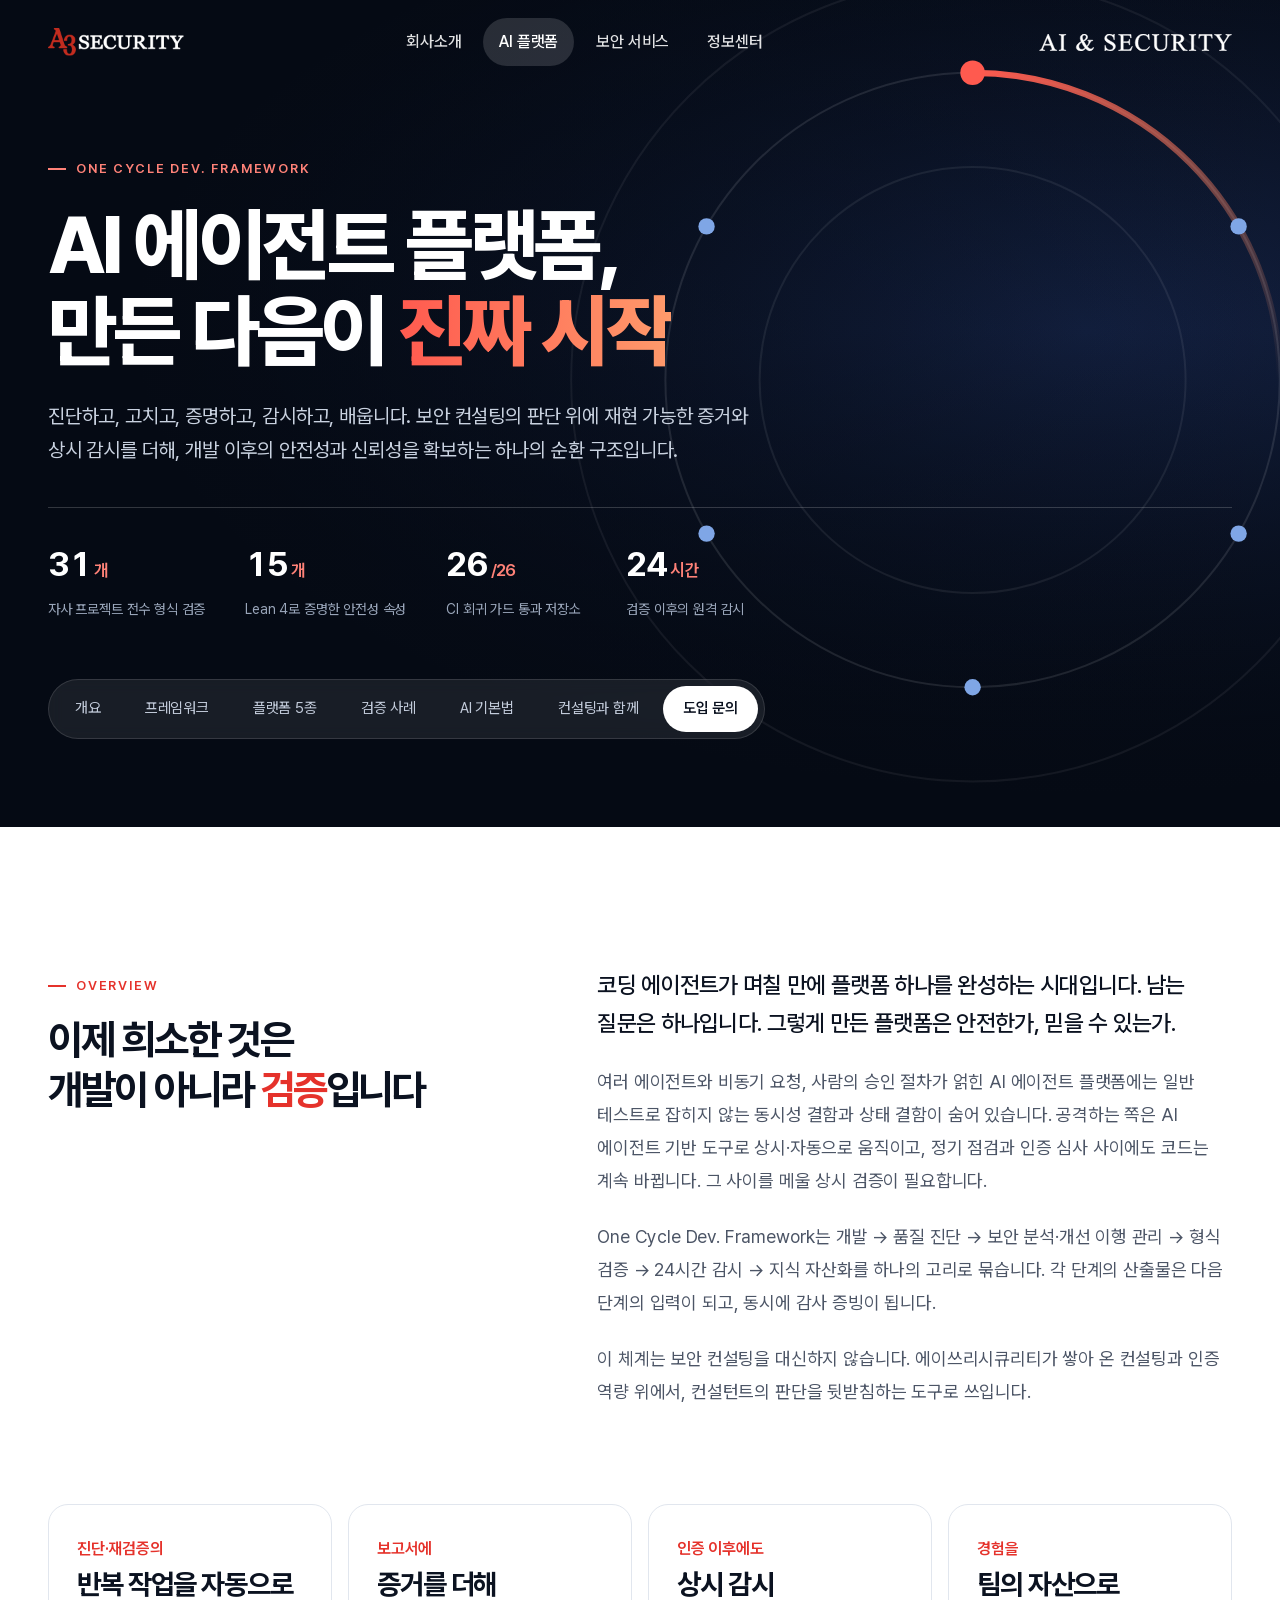
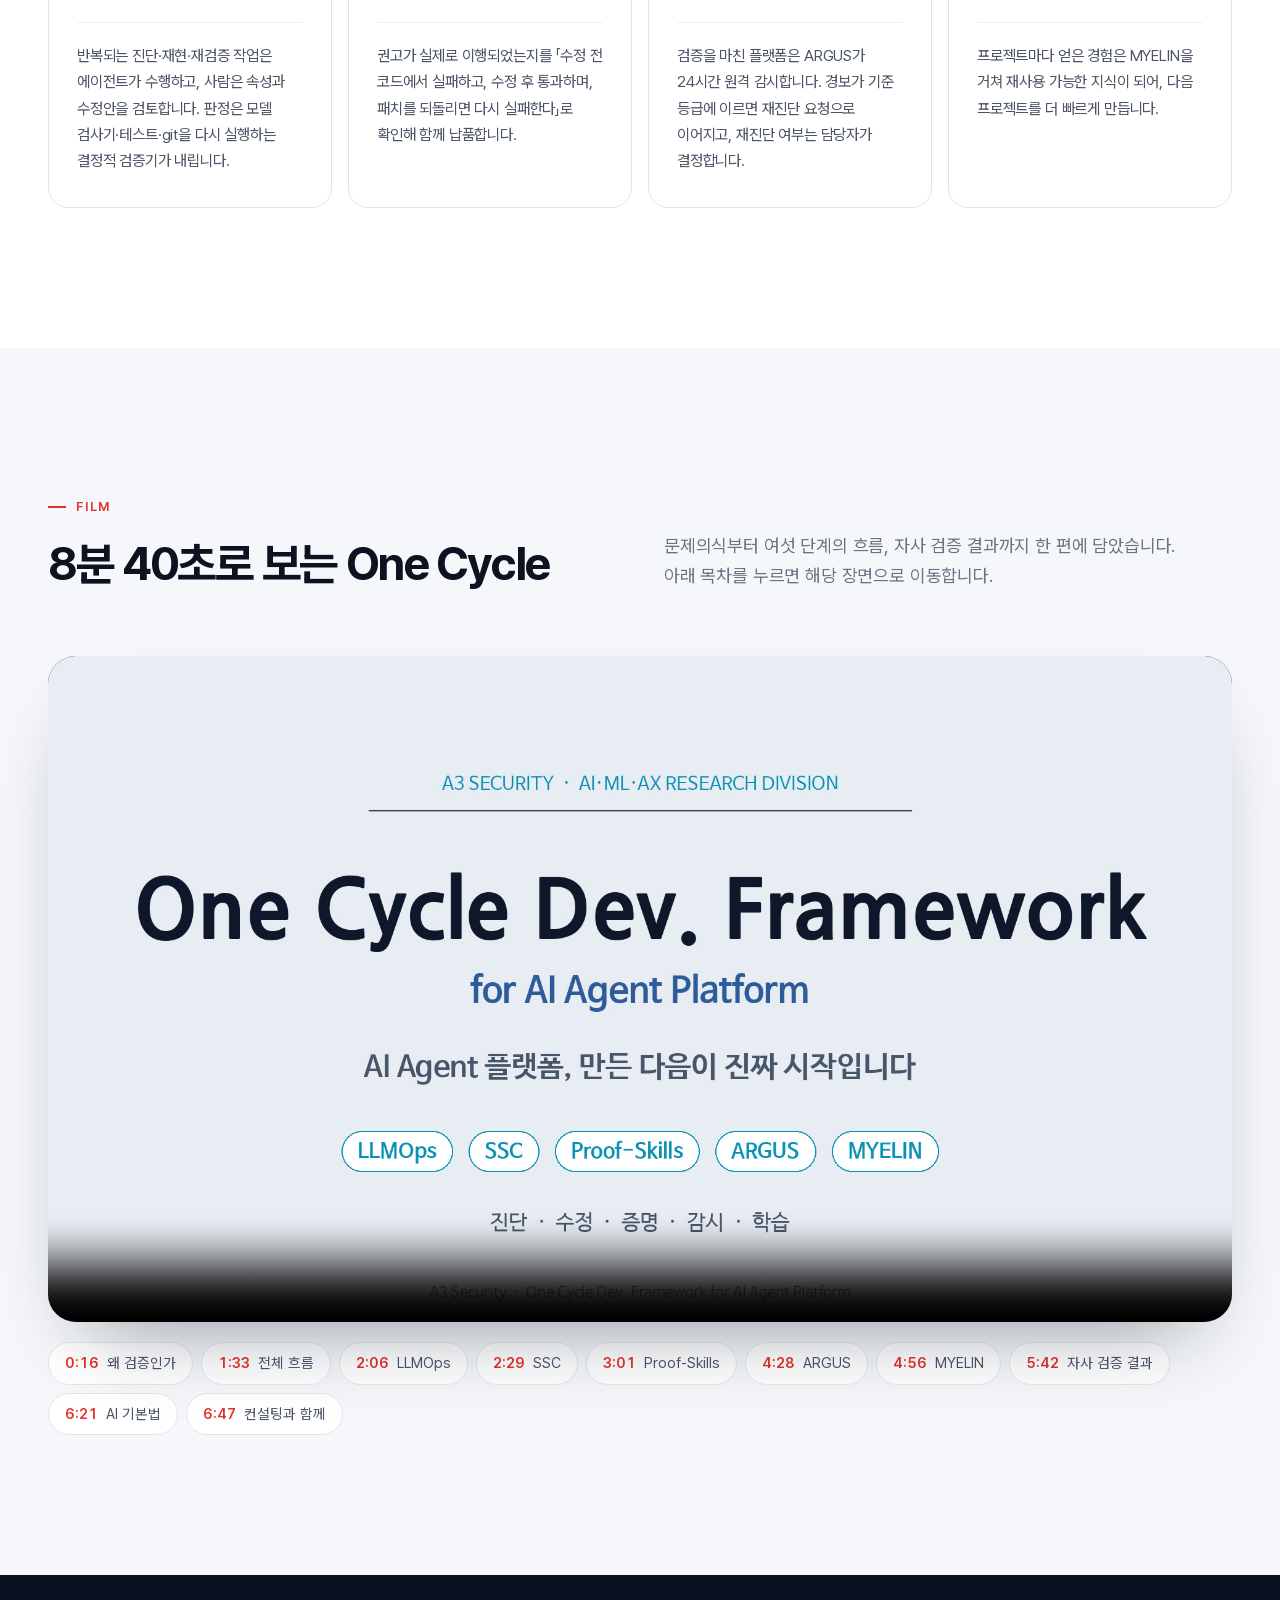
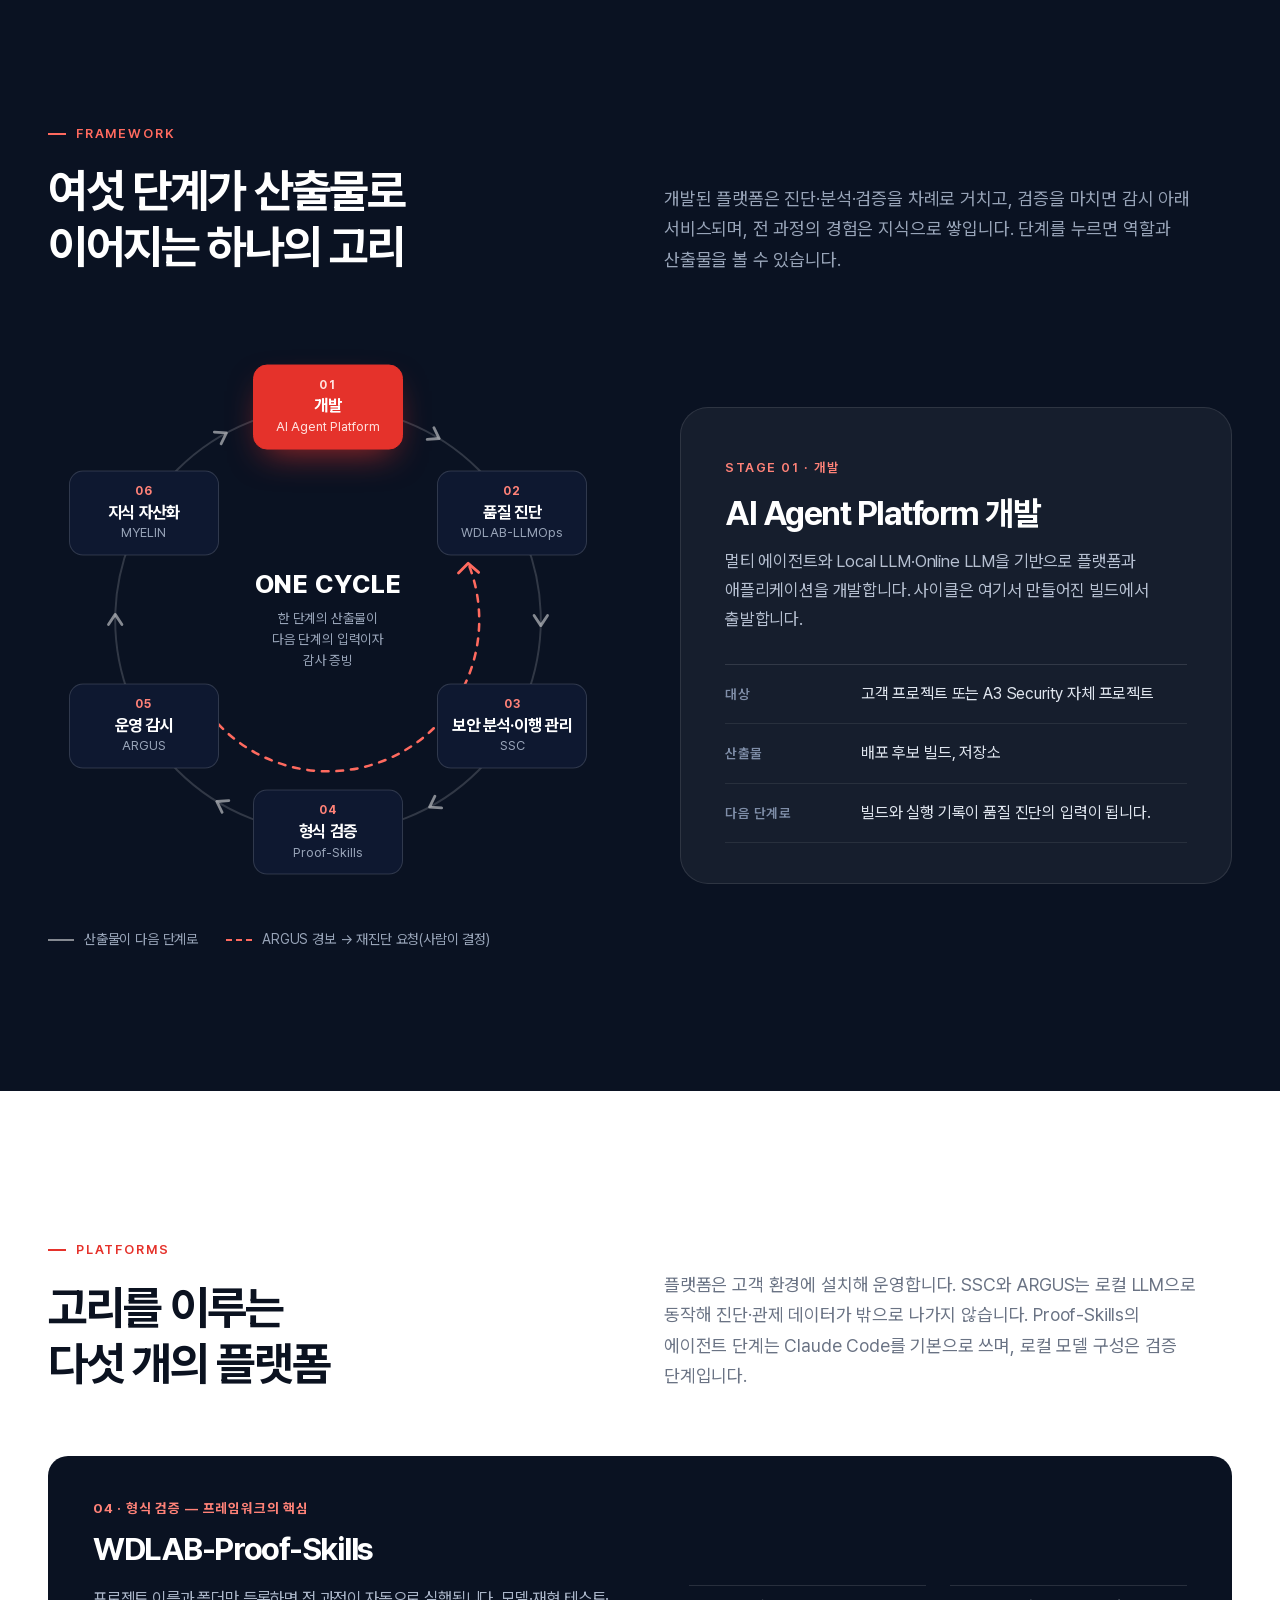
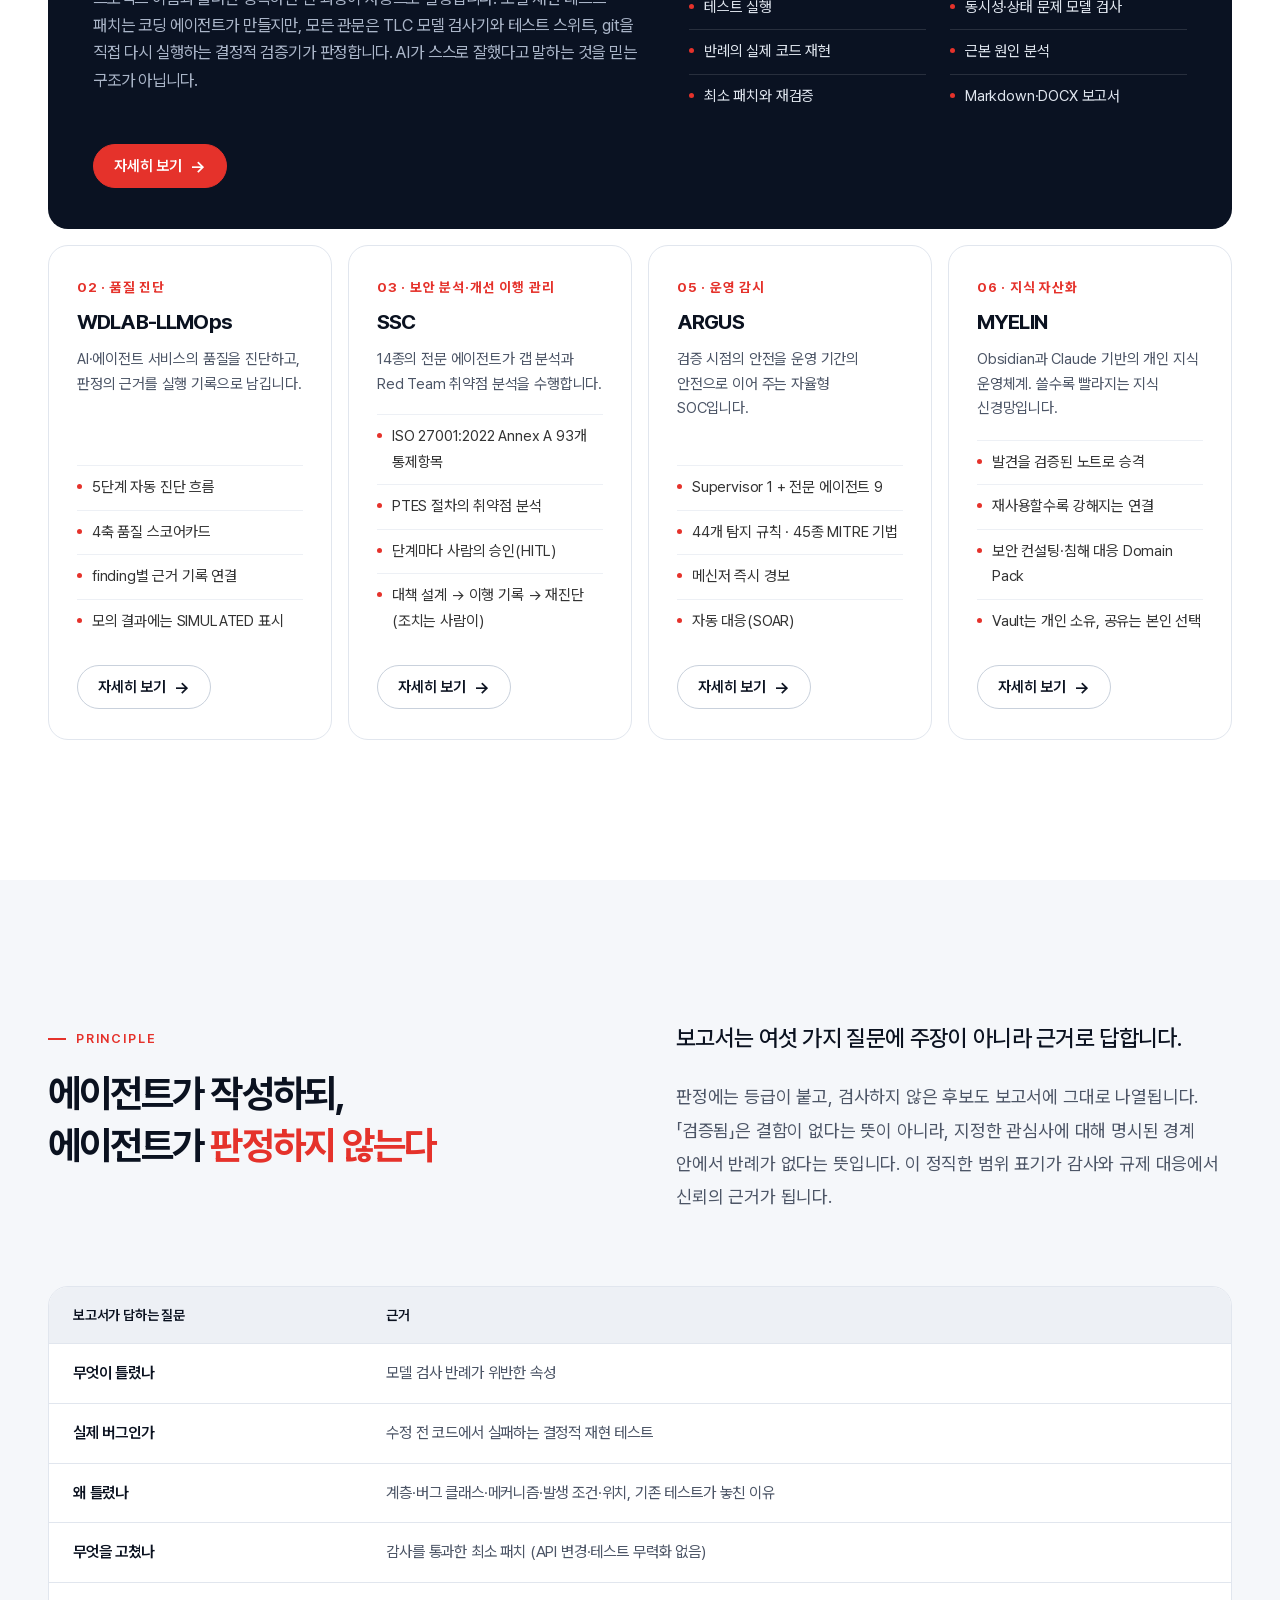
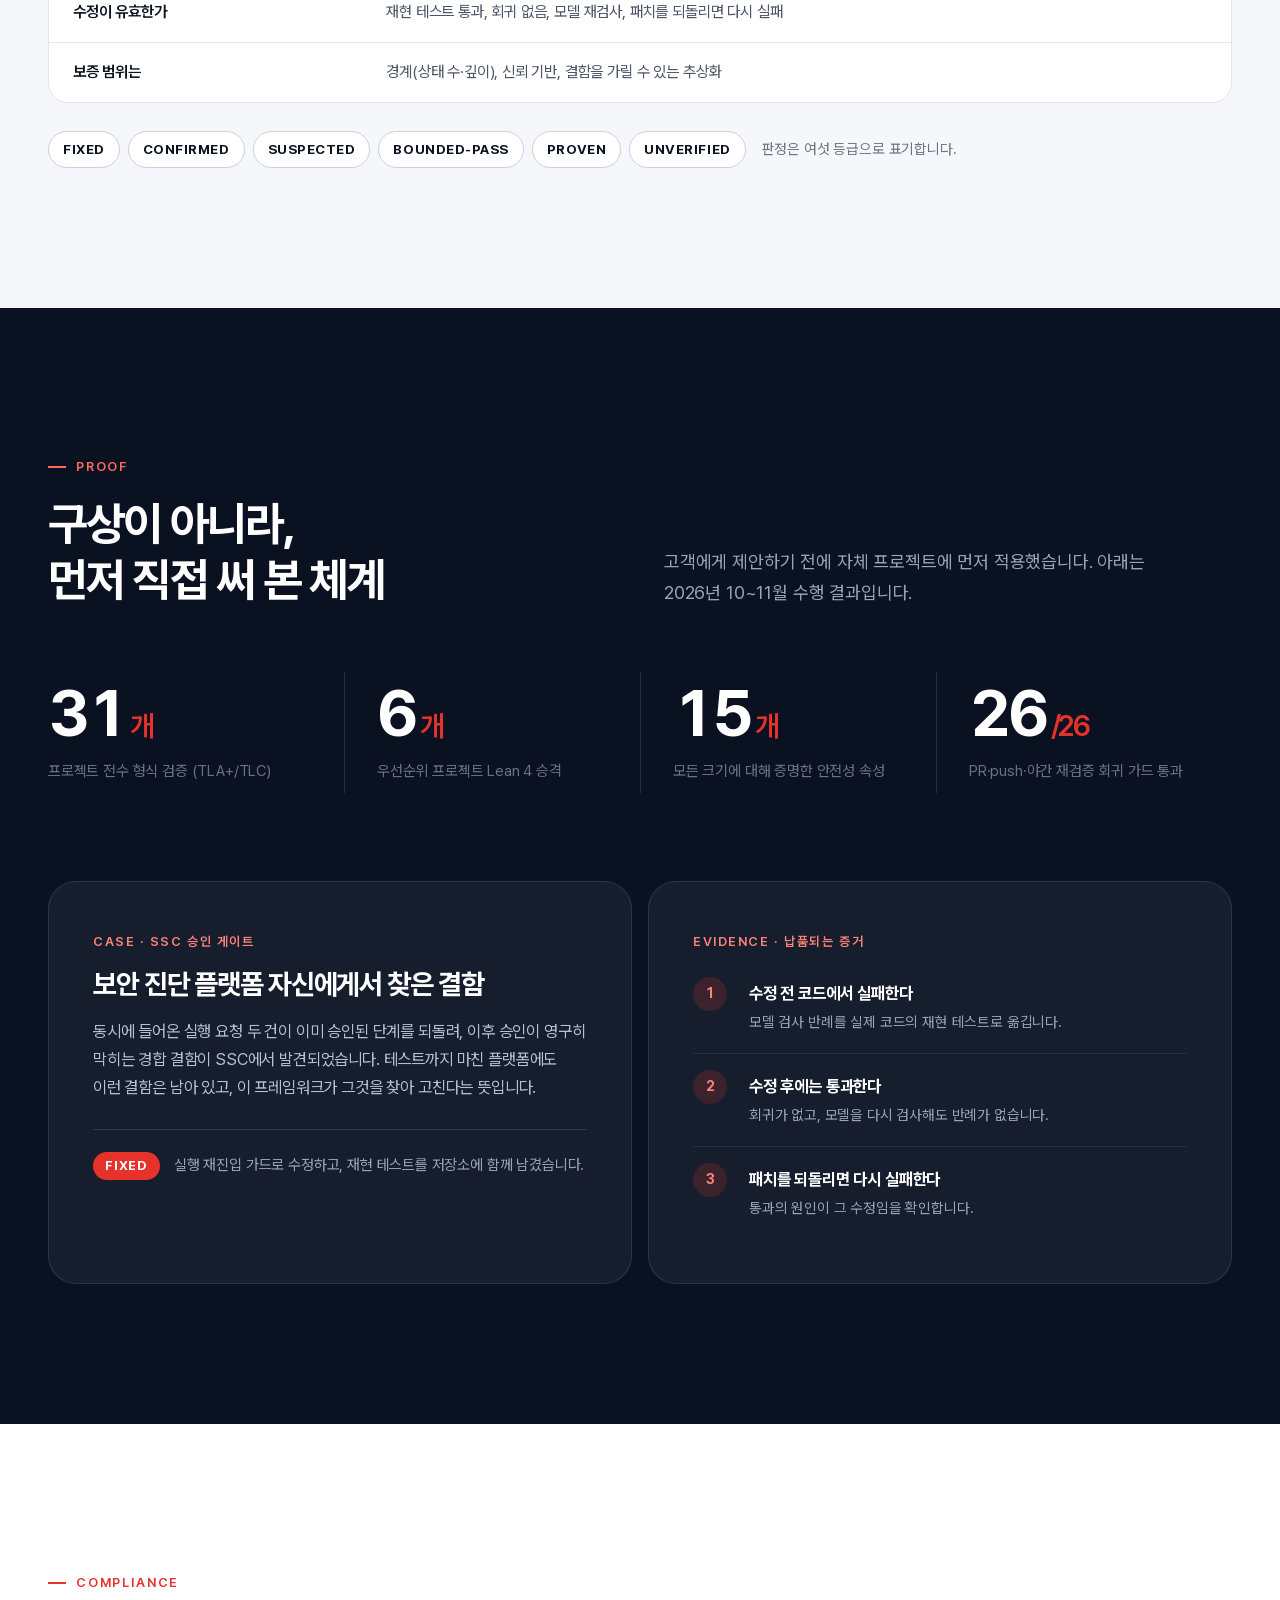
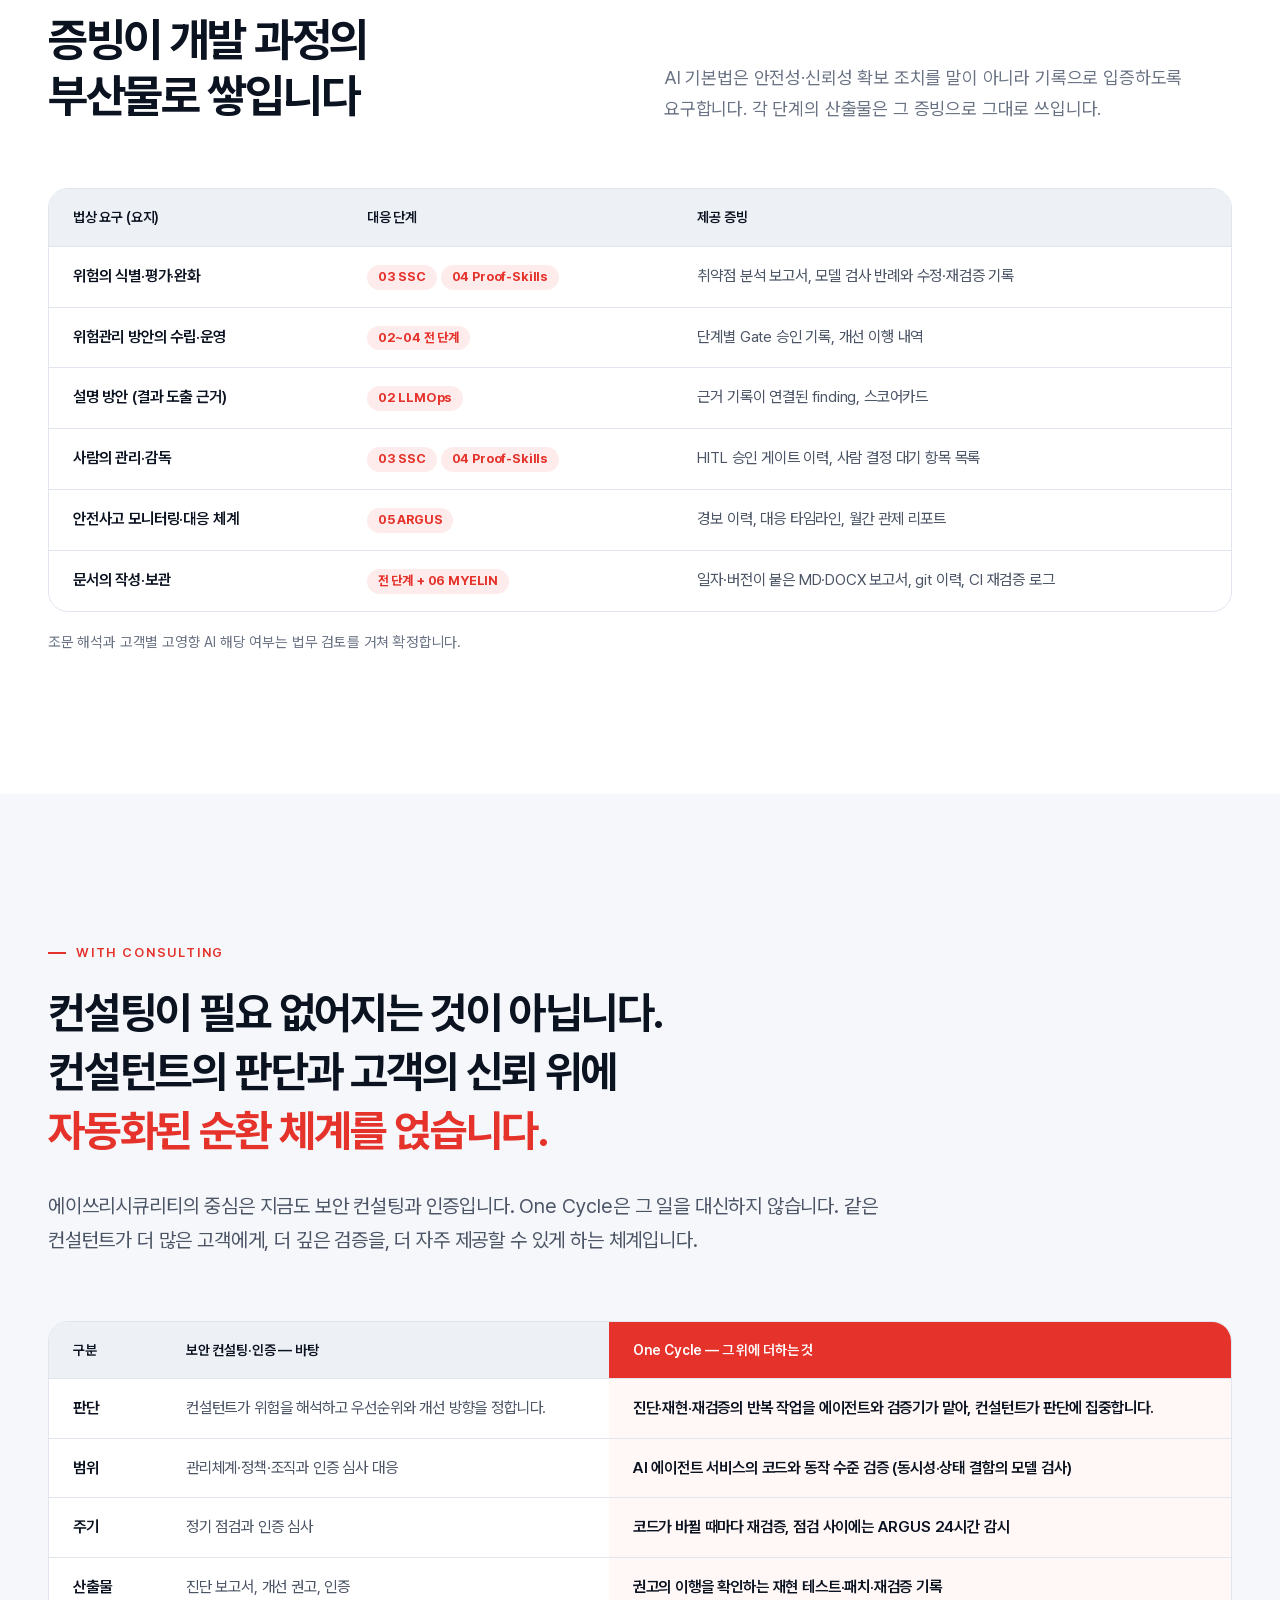
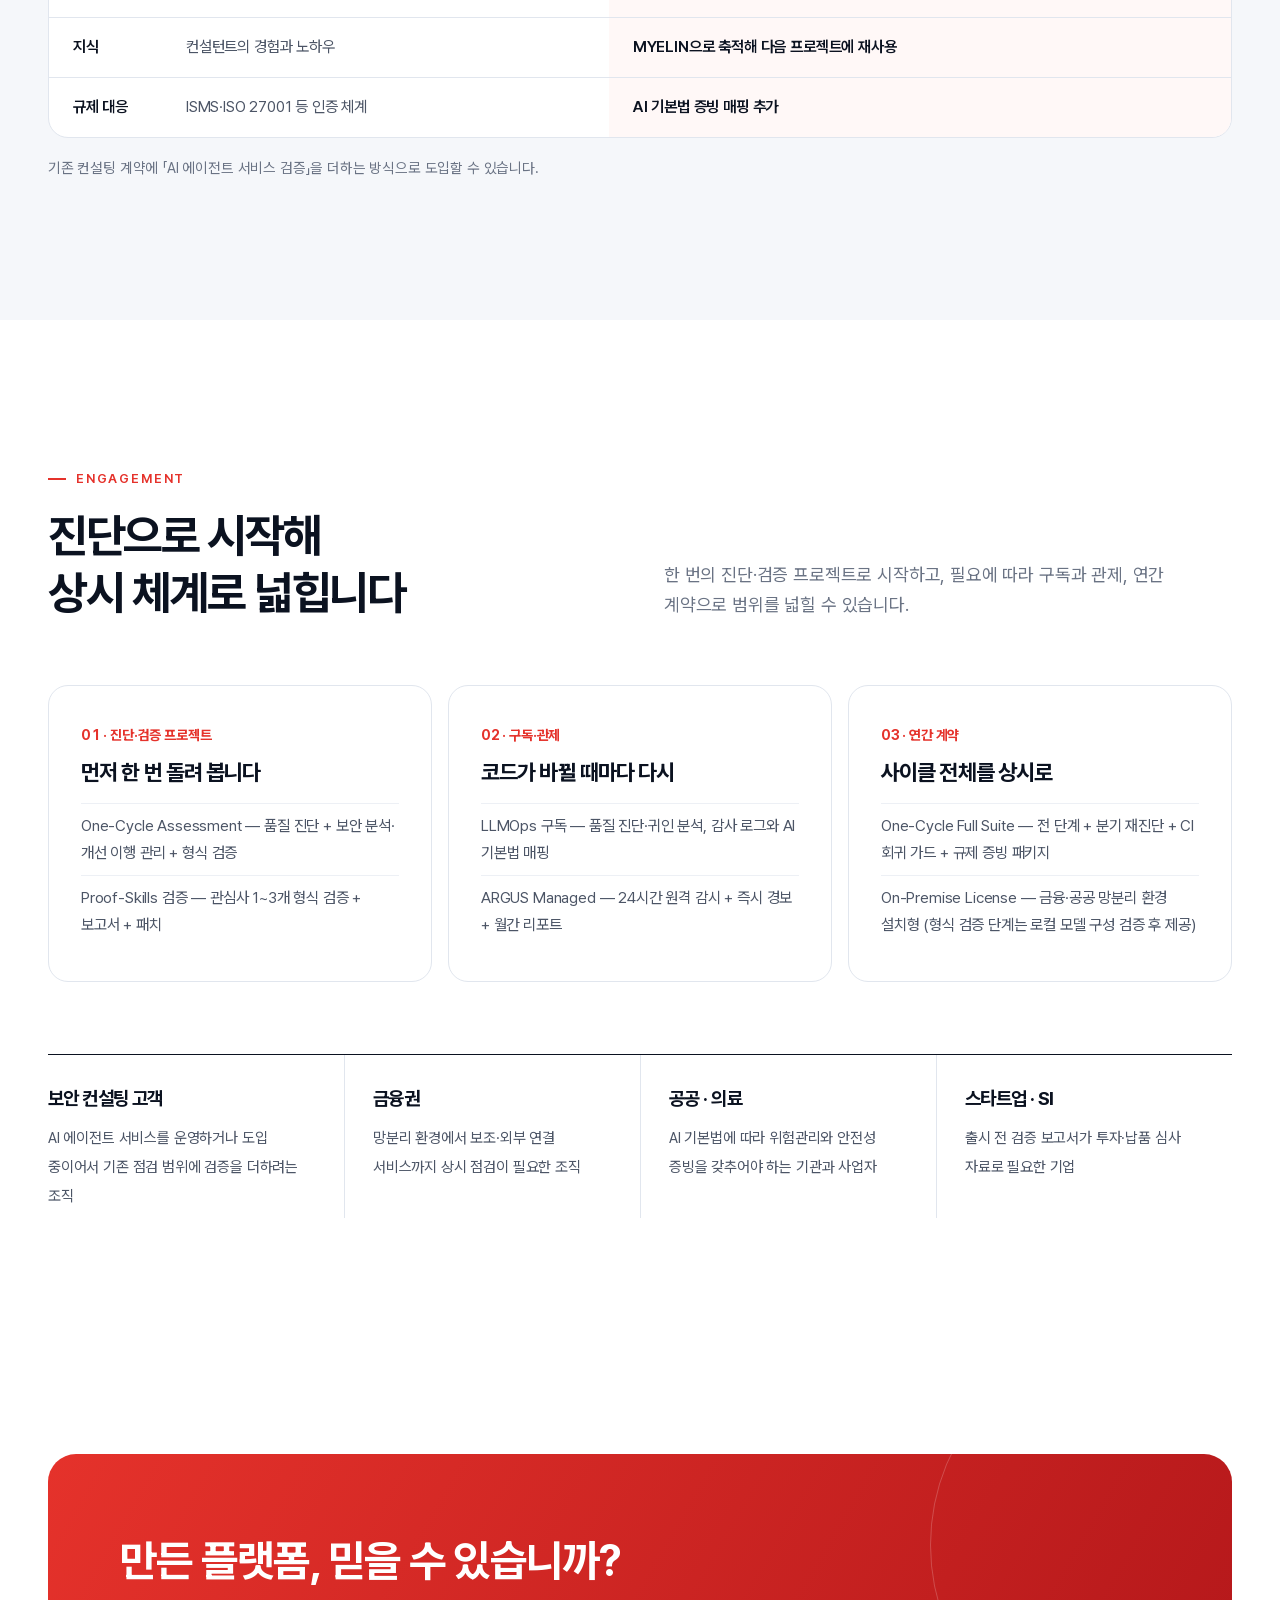
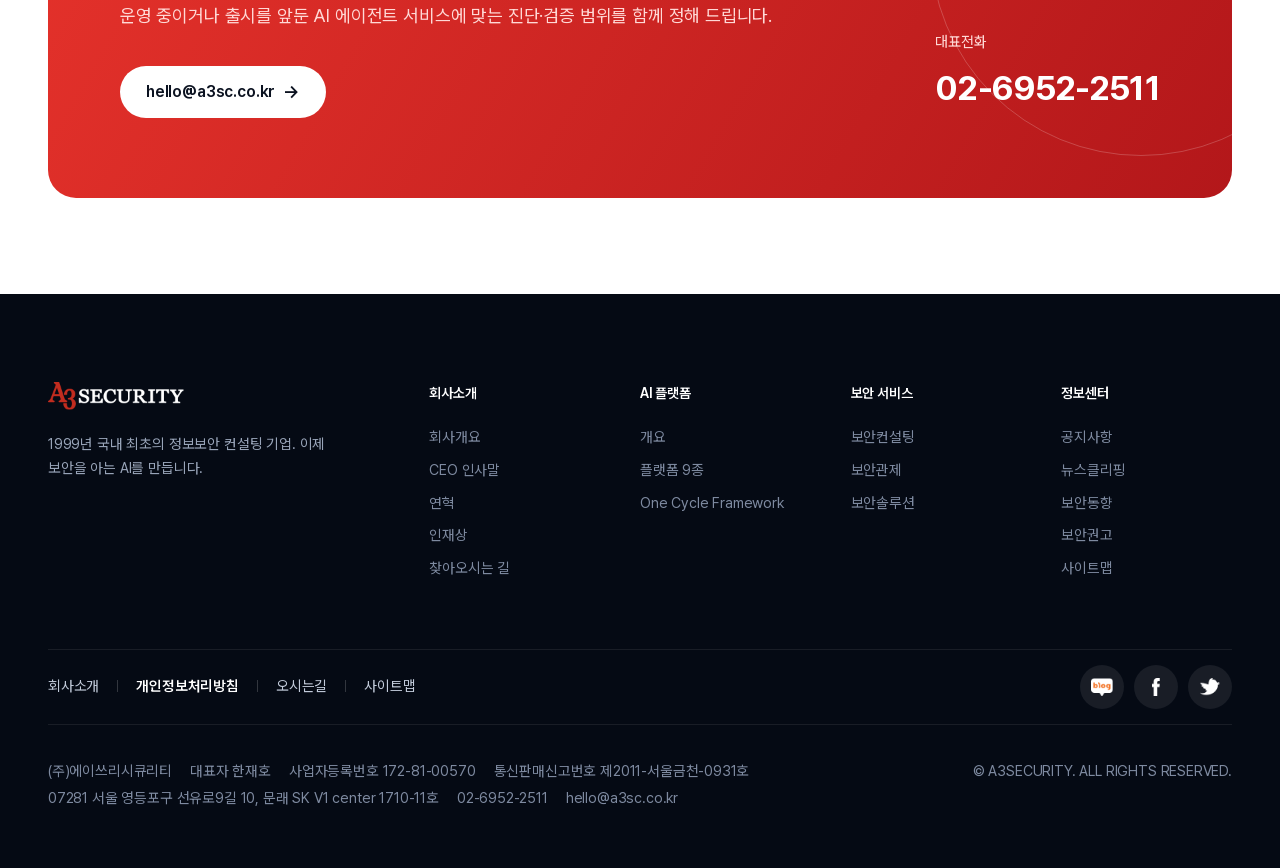
<file: index.html>
<!doctype html>
<html lang="ko">
<head>
<meta charset="utf-8">
<meta name="viewport" content="width=device-width, initial-scale=1">
<meta http-equiv="X-UA-Compatible" content="IE=Edge"/>
<meta name="description" content="개발·품질 진단·보안 분석·형식 검증·24시간 감시·지식 자산화를 하나의 순환 고리로 묶은 에이쓰리시큐리티의 One Cycle Dev. Framework를 소개합니다.">
<meta name="keywords" content="소프트웨어,서비스,시스템,보안,유통,컨설팅">
<meta name="Classification" content="보안컨설팅 및 서비스 소프트웨어 개발,유통 및 판매 외">
<meta property="og:type" content="website">
<meta property="og:title" content="One Cycle Dev. Framework | 에이쓰리시큐리티">
<meta property="og:site_name" content="에이쓰리시큐리티">
<meta property="og:image" content="resources/images/A3/img/A3_favicon.png">
<meta property="og:description" content="개발·품질 진단·보안 분석·형식 검증·24시간 감시·지식 자산화를 하나의 순환 고리로 묶은 에이쓰리시큐리티의 One Cycle Dev. Framework를 소개합니다.">

<meta property="og:url" content="https://www.a3sc.co.kr/a3sc/ISMA3SC003M5.do">
<meta property="al:web:url" content="https://www.a3sc.co.kr">
<meta name="robots" content="noindex,nofollow" />
<link rel="shortcut icon" href="resources/images/A3/img/A3_favicon.png" />
<link rel="icon" href="resources/images/A3/img/A3_favicon.png" />
<title>One Cycle Dev. Framework | 에이쓰리시큐리티</title>

<style>@font-face{font-family:'Pretendard Variable';src:url(resources/font/renewal/PretendardVariable.woff2) format('woff2-variations');font-weight:45 920;font-style:normal;font-display:swap}</style>
<link rel="stylesheet" href="resources/css/A3/renewal/b.css">
<link rel="stylesheet" href="resources/css/A3/renewal/onecycle.css">

</head>
<body>











<header class="gh"><div class="wrap"><a class="logo" href="https://www.a3sc.co.kr/a3sc/ISMA3SC001M1.do"><img class="on-dark" src="resources/images/A3/renewal/img/foot_logo.png" alt="A3 SECURITY"><img class="on-light" src="resources/images/A3/renewal/img/logo.png" alt="A3 SECURITY"></a>
  <nav><a href="https://www.a3sc.co.kr/a3sc/ISMA3SC002M1.do" class="">회사소개</a><a href="https://www.a3sc.co.kr/a3sc/ISMA3SC003M4.do" class="on">AI 플랫폼</a><a href="https://www.a3sc.co.kr/a3sc/ISMA3SC003M1.do" class="">보안 서비스</a><a href="https://www.a3sc.co.kr/a3sc/ISMA3SC004M1.do?brdType=N" class="">정보센터</a></nav>
  <a class="pill red hcta" href="#contact">문의하기</a><span class="brand"><svg xmlns="http://www.w3.org/2000/svg" viewBox="-41 -41 16347 1438" role="img" aria-label="AI &amp; SECURITY"><path fill="currentColor" stroke="currentColor" stroke-width="41" stroke-linejoin="round" d="M937 902H412L320 1116Q286 1195 286 1234Q286 1265 315.5 1288.5Q345 1312 443 1319V1356H16V1319Q101 1304 126 1280Q177 1232 239 1085L716 -31H751L1223 1097Q1280 1233 1326.5 1273.5Q1373 1314 1456 1319V1356H921V1319Q1002 1315 1030.5 1292.0Q1059 1269 1059 1236Q1059 1192 1019 1097ZM909 828 679 280 443 828ZM2233.88 1319V1356H1652.88V1319H1700.88Q1784.88 1319 1822.88 1270Q1846.88 1238 1846.88 1116V240Q1846.88 137 1833.88 104Q1823.88 79 1792.88 61Q1748.88 37 1700.88 37H1652.88V0H2233.88V37H2184.88Q2101.88 37 2063.88 86Q2038.88 118 2038.88 240V1116Q2038.88 1219 2051.88 1252Q2061.88 1277 2093.88 1295Q2136.88 1319 2184.88 1319ZM4086.6400000000003 483H4506.64V520Q4419.64 527 4378.14 558.5Q4336.64 590 4248.64 749.0Q4160.64 908 4050.6400000000003 1046Q4139.64 1150 4209.64 1191.5Q4279.64 1233 4350.64 1233Q4419.64 1233 4467.64 1195.5Q4515.64 1158 4535.64 1085L4572.64 1112Q4535.64 1253 4453.64 1320.0Q4371.64 1387 4262.64 1387Q4180.64 1387 4096.14 1342.5Q4011.6400000000003 1298 3911.6400000000003 1192Q3787.6400000000003 1302 3688.1400000000003 1344.5Q3588.6400000000003 1387 3475.6400000000003 1387Q3310.6400000000003 1387 3213.6400000000003 1299.0Q3116.6400000000003 1211 3116.6400000000003 1089Q3116.6400000000003 968 3203.6400000000003 847.5Q3290.6400000000003 727 3530.6400000000003 598Q3483.6400000000003 494 3466.6400000000003 427.5Q3449.6400000000003 361 3449.6400000000003 300Q3449.6400000000003 129 3575.6400000000003 39Q3673.6400000000003 -31 3798.6400000000003 -31Q3917.6400000000003 -31 3992.6400000000003 39.5Q4067.6400000000003 110 4067.6400000000003 213Q4067.6400000000003 319 3995.1400000000003 399.0Q3922.6400000000003 479 3738.6400000000003 574Q3865.6400000000003 800 4003.6400000000003 988Q4179.64 778 4179.64 634Q4179.64 588 4149.64 552Q4127.64 525 4086.6400000000003 520ZM3704.6400000000003 509Q3828.6400000000003 450 3890.1400000000003 375.0Q3951.6400000000003 300 3951.6400000000003 208Q3951.6400000000003 136 3907.1400000000003 89.0Q3862.6400000000003 42 3796.6400000000003 42Q3709.6400000000003 42 3665.1400000000003 102.5Q3620.6400000000003 163 3620.6400000000003 221Q3620.6400000000003 270 3637.6400000000003 330.5Q3654.6400000000003 391 3704.6400000000003 509ZM3859.6400000000003 1134Q3727.6400000000003 954 3676.6400000000003 871.0Q3625.6400000000003 788 3564.6400000000003 665Q3444.6400000000003 734 3384.1400000000003 817.0Q3323.6400000000003 900 3323.6400000000003 997Q3323.6400000000003 1104 3392.6400000000003 1185.0Q3461.6400000000003 1266 3578.6400000000003 1266Q3641.6400000000003 1266 3700.1400000000003 1241.0Q3758.6400000000003 1216 3859.6400000000003 1134ZM6331.400000000001 -31V438H6294.400000000001Q6276.400000000001 303 6229.900000000001 223.0Q6183.400000000001 143 6097.400000000001 96.0Q6011.400000000001 49 5919.400000000001 49Q5815.400000000001 49 5747.400000000001 112.5Q5679.400000000001 176 5679.400000000001 257Q5679.400000000001 319 5722.400000000001 370Q5784.400000000001 445 6017.400000000001 570Q6207.400000000001 672 6276.900000000001 726.5Q6346.400000000001 781 6383.900000000001 855.0Q6421.400000000001 929 6421.400000000001 1010Q6421.400000000001 1164 6301.900000000001 1275.5Q6182.400000000001 1387 5994.400000000001 1387Q5935.400000000001 1387 5883.400000000001 1378Q5852.400000000001 1373 5754.900000000001 1341.5Q5657.400000000001 1310 5631.400000000001 1310Q5606.400000000001 1310 5591.900000000001 1325.0Q5577.400000000001 1340 5570.400000000001 1387H5533.400000000001V922H5570.400000000001Q5596.400000000001 1068 5640.400000000001 1140.5Q5684.400000000001 1213 5774.900000000001 1261.0Q5865.400000000001 1309 5973.400000000001 1309Q6098.400000000001 1309 6170.900000000001 1243.0Q6243.400000000001 1177 6243.400000000001 1087Q6243.400000000001 1037 6215.900000000001 986.0Q6188.400000000001 935 6130.400000000001 891Q6091.400000000001 861 5917.400000000001 763.5Q5743.400000000001 666 5669.900000000001 608.0Q5596.400000000001 550 5558.400000000001 480.0Q5520.400000000001 410 5520.400000000001 326Q5520.400000000001 180 5632.400000000001 74.5Q5744.400000000001 -31 5917.400000000001 -31Q6025.400000000001 -31 6146.400000000001 22Q6202.400000000001 47 6225.400000000001 47Q6251.400000000001 47 6267.900000000001 31.5Q6284.400000000001 16 6294.400000000001 -31ZM7082.280000000001 74V610H7380.280000000001Q7496.280000000001 610 7535.280000000001 575Q7587.280000000001 529 7593.280000000001 413H7630.280000000001V885H7593.280000000001Q7579.280000000001 786 7565.280000000001 758Q7547.280000000001 723 7506.280000000001 703.0Q7465.280000000001 683 7380.280000000001 683H7082.280000000001V1130Q7082.280000000001 1220 7090.280000000001 1239.5Q7098.280000000001 1259 7118.280000000001 1270.5Q7138.280000000001 1282 7194.280000000001 1282H7424.280000000001Q7539.280000000001 1282 7591.280000000001 1266.0Q7643.280000000001 1250 7691.280000000001 1203Q7753.280000000001 1141 7818.280000000001 1016H7858.280000000001L7741.280000000001 1356H6696.280000000001V1319H6744.280000000001Q6792.280000000001 1319 6835.280000000001 1296Q6867.280000000001 1280 6878.780000000001 1248.0Q6890.280000000001 1216 6890.280000000001 1117V236Q6890.280000000001 107 6864.280000000001 77Q6828.280000000001 37 6744.280000000001 37H6696.280000000001V0H7741.280000000001L7756.280000000001 297H7717.280000000001Q7696.280000000001 190 7670.780000000001 150.0Q7645.280000000001 110 7595.280000000001 89Q7555.280000000001 74 7454.280000000001 74ZM9261.16 -31 9292.16 430H9261.16Q9199.16 223 9084.16 132.0Q8969.16 41 8808.16 41Q8673.16 41 8564.16 109.5Q8455.16 178 8392.66 328.0Q8330.16 478 8330.16 701Q8330.16 885 8389.16 1020.0Q8448.16 1155 8566.66 1227.0Q8685.16 1299 8837.16 1299Q8969.16 1299 9070.16 1242.5Q9171.16 1186 9292.16 1018L9323.16 1038Q9221.16 1219 9085.16 1303.0Q8949.16 1387 8762.16 1387Q8425.16 1387 8240.16 1137Q8102.160000000001 951 8102.160000000001 699Q8102.160000000001 496 8193.16 326.0Q8284.16 156 8443.66 62.5Q8603.16 -31 8792.16 -31Q8939.16 -31 9082.16 41Q9124.16 63 9142.16 63Q9169.16 63 9189.16 44Q9215.16 17 9226.16 -31ZM10494.04 37V0H10974.04V37H10923.04Q10843.04 37 10800.04 104Q10779.04 135 10779.04 248V798Q10779.04 1002 10738.54 1114.5Q10698.04 1227 10579.54 1307.5Q10461.04 1388 10257.04 1388Q10035.04 1388 9920.04 1311.0Q9805.04 1234 9757.04 1104Q9725.04 1015 9725.04 770V240Q9725.04 115 9690.54 76.0Q9656.04 37 9579.04 37H9528.04V0H10114.04V37H10062.04Q9978.04 37 9942.04 90Q9917.04 126 9917.04 240V831Q9917.04 910 9931.54 1012.0Q9946.04 1114 9984.04 1171.0Q10022.04 1228 10093.54 1265.0Q10165.04 1302 10269.04 1302Q10402.04 1302 10507.04 1244.0Q10612.04 1186 10650.54 1095.5Q10689.04 1005 10689.04 789V240Q10689.04 113 10661.04 81Q10622.04 37 10545.04 37ZM12502.920000000002 1356H12140.920000000002L11681.920000000002 722Q11630.920000000002 724 11598.920000000002 724Q11585.920000000002 724 11570.920000000002 723.5Q11555.920000000002 723 11539.920000000002 722V1116Q11539.920000000002 1244 11567.920000000002 1275Q11605.920000000002 1319 11681.920000000002 1319H11734.920000000002V1356H11153.920000000002V1319H11204.920000000002Q11290.920000000002 1319 11327.920000000002 1263Q11348.920000000002 1232 11348.920000000002 1116V240Q11348.920000000002 112 11320.920000000002 81Q11281.920000000002 37 11204.920000000002 37H11153.920000000002V0H11647.920000000002Q11863.920000000002 0 11966.420000000002 31.5Q12068.920000000002 63 12140.420000000002 147.5Q12211.920000000002 232 12211.920000000002 349Q12211.920000000002 474 12130.420000000002 566.0Q12048.920000000002 658 11877.920000000002 696L12157.920000000002 1085Q12253.920000000002 1219 12322.920000000002 1263.0Q12391.920000000002 1307 12502.920000000002 1319ZM11539.920000000002 659Q11558.920000000002 659 11572.920000000002 659.5Q11586.920000000002 660 11595.920000000002 660Q11789.920000000002 660 11888.420000000002 576.0Q11986.920000000002 492 11986.920000000002 362Q11986.920000000002 235 11907.420000000002 155.5Q11827.920000000002 76 11696.920000000002 76Q11638.920000000002 76 11539.920000000002 95ZM13239.800000000003 1319V1356H12658.800000000003V1319H12706.800000000003Q12790.800000000003 1319 12828.800000000003 1270Q12852.800000000003 1238 12852.800000000003 1116V240Q12852.800000000003 137 12839.800000000003 104Q12829.800000000003 79 12798.800000000003 61Q12754.800000000003 37 12706.800000000003 37H12658.800000000003V0H13239.800000000003V37H13190.800000000003Q13107.800000000003 37 13069.800000000003 86Q13044.800000000003 118 13044.800000000003 240V1116Q13044.800000000003 1219 13057.800000000003 1252Q13067.800000000003 1277 13099.800000000003 1295Q13142.800000000003 1319 13190.800000000003 1319ZM14597.680000000002 0 14612.680000000002 318H14574.680000000002Q14563.680000000002 234 14544.680000000002 198Q14513.680000000002 140 14462.180000000002 112.5Q14410.680000000002 85 14326.680000000002 85H14135.680000000002V1121Q14135.680000000002 1246 14162.680000000002 1277Q14200.680000000002 1319 14279.680000000002 1319H14326.680000000002V1356H13751.680000000002V1319H13799.680000000002Q13885.680000000002 1319 13921.680000000002 1267Q13943.680000000002 1235 13943.680000000002 1121V85H13780.680000000002Q13685.680000000002 85 13645.680000000002 99Q13593.680000000002 118 13556.680000000002 172.0Q13519.680000000002 226 13512.680000000002 318H13474.680000000002L13490.680000000002 0ZM15762.560000000001 0H16235.560000000001V37H16209.560000000001Q16183.560000000001 37 16133.560000000001 60.0Q16083.560000000001 83 16042.560000000001 126.0Q16001.560000000001 169 15941.560000000001 266L15614.560000000001 781V1121Q15614.560000000001 1246 15642.560000000001 1277Q15680.560000000001 1319 15762.560000000001 1319H15806.560000000001V1356H15230.560000000001V1319H15278.560000000001Q15364.560000000001 1319 15400.560000000001 1267Q15422.560000000001 1235 15422.560000000001 1121V800L15050.560000000001 232Q14984.560000000001 132 14961.060000000001 107.0Q14937.560000000001 82 14863.560000000001 47Q14843.560000000001 37 14805.560000000001 37V0H15385.560000000001V37H15355.560000000001Q15308.560000000001 37 15269.060000000001 59.0Q15229.560000000001 81 15229.560000000001 125Q15229.560000000001 161 15290.560000000001 255L15573.560000000001 692L15839.560000000001 274Q15899.560000000001 180 15899.560000000001 134Q15899.560000000001 106 15885.060000000001 84.0Q15870.560000000001 62 15843.560000000001 49.5Q15816.560000000001 37 15762.560000000001 37Z"/></svg></span>
  <button type="button" class="menu" aria-label="전체 메뉴" aria-expanded="false" aria-controls="mnav"></button></div>
  <nav class="mnav" id="mnav" aria-label="전체 메뉴" hidden><div class="wrap"><div class="grp"><a class="h" href="https://www.a3sc.co.kr/a3sc/ISMA3SC002M1.do">회사소개</a><ul><li><a href="https://www.a3sc.co.kr/a3sc/ISMA3SC002M1.do">회사개요</a></li><li><a href="https://www.a3sc.co.kr/a3sc/ISMA3SC002M2.do">CEO 인사말</a></li><li><a href="https://www.a3sc.co.kr/a3sc/ISMA3SC002M3.do">연혁</a></li><li><a href="https://www.a3sc.co.kr/a3sc/ISMA3SC002M4.do">인재상</a></li><li><a href="https://www.a3sc.co.kr/a3sc/ISMA3SC002M5.do">찾아오시는 길</a></li><li><a href="https://www.saramin.co.kr/zf_user/company-info/view-inner-recruit?csn=ZU9zdmxNSTZCU0ViN1NJRC9NOGtPUT09" target="_blank" rel="noopener">채용공고 ↗</a></li></ul></div><div class="grp on"><a class="h" href="https://www.a3sc.co.kr/a3sc/ISMA3SC003M4.do">AI 플랫폼</a><ul><li><a href="https://www.a3sc.co.kr/a3sc/ISMA3SC003M4.do#intro">개요</a></li><li><a href="https://www.a3sc.co.kr/a3sc/ISMA3SC003M4.do#strength">강점</a></li><li><a href="https://www.a3sc.co.kr/a3sc/ISMA3SC003M4.do#lineup">플랫폼 9종</a></li><li><a href="./">One Cycle Framework</a></li><li><a href="https://www.a3sc.co.kr/a3sc/ISMA3SC003M4.do#contact">도입 문의</a></li></ul></div><div class="grp"><a class="h" href="https://www.a3sc.co.kr/a3sc/ISMA3SC003M1.do">보안 서비스</a><ul><li><a href="https://www.a3sc.co.kr/a3sc/ISMA3SC003M1.do">보안컨설팅</a></li><li><a href="https://www.a3sc.co.kr/a3sc/ISMA3SC003M2.do">보안관제</a></li><li><a href="https://www.a3sc.co.kr/a3sc/ISMA3SC003M3.do">보안솔루션</a></li></ul></div><div class="grp"><a class="h" href="https://www.a3sc.co.kr/a3sc/ISMA3SC004M1.do?brdType=N">정보센터</a><ul><li><a href="https://www.a3sc.co.kr/a3sc/ISMA3SC004M1.do?brdType=N">공지사항</a></li><li><a href="https://www.a3sc.co.kr/a3sc/ISMA3SC004M1.do?brdType=C">뉴스클리핑</a></li><li><a href="https://www.a3sc.co.kr/a3sc/ISMA3SC004M1.do?brdType=T">보안동향</a></li><li><a href="https://www.a3sc.co.kr/a3sc/ISMA3SC004M1.do?brdType=R">보안권고</a></li></ul></div>
  <a class="pill red" href="#contact">문의하기</a></div></nav>
<script>/* 모바일 전체 메뉴 열고 닫기 */(function(){var b=document.querySelector('.gh .menu'),m=document.getElementById('mnav');if(!b||!m)return;function set(o){m.hidden=!o;b.setAttribute('aria-expanded',o);document.documentElement.classList.toggle('mnav-open',o)}b.addEventListener('click',function(){set(m.hidden)});m.addEventListener('click',function(e){if(e.target.closest('a'))set(false)});document.addEventListener('keydown',function(e){if(e.key==='Escape'&&!m.hidden){set(false);b.focus()}});matchMedia('(min-width:761px)').addEventListener('change',function(e){if(e.matches)set(false)})})()</script></header>

<main>
<!-- =========================================================
     One Cycle Dev. Framework · 본문 (기존 레이아웃의 <main> … </main> 안에 넣는 부분)
     필요한 것: b.css 다음에 /resources/css/A3/renewal/onecycle.css
     ========================================================= -->
<section class="hero oc-hero" id="top">
  <div class="oc-orbit" aria-hidden="true"><svg viewBox="0 0 400 400" fill="none">
    <defs><linearGradient id="oc-g" x1="0" y1="0" x2="1" y2="1"><stop offset="0" stop-color="#ff5a4f"/><stop offset="1" stop-color="#ff9a6b" stop-opacity="0"/></linearGradient></defs>
    <circle cx="200" cy="200" r="196" stroke="rgba(255,255,255,.06)"/>
    <circle cx="200" cy="200" r="150" stroke="rgba(255,255,255,.1)"/>
    <circle cx="200" cy="200" r="104" stroke="rgba(255,255,255,.07)"/>
    <g class="spin">
      <path d="M200 50a150 150 0 0 1 150 150" stroke="url(#oc-g)" stroke-width="3" stroke-linecap="round"/>
      <circle cx="200" cy="50" r="6" fill="#ff5a4f"/>
      <circle cx="329.9" cy="125" r="4" fill="#7fa6e6"/><circle cx="329.9" cy="275" r="4" fill="#7fa6e6"/>
      <circle cx="200" cy="350" r="4" fill="#7fa6e6"/><circle cx="70.1" cy="275" r="4" fill="#7fa6e6"/><circle cx="70.1" cy="125" r="4" fill="#7fa6e6"/>
    </g>
  </svg></div>
  <div class="wrap">
    <span class="kicker">One Cycle Dev. Framework</span>
    <h1>AI 에이전트 플랫폼,<br>만든 다음이 <em>진짜 시작</em></h1>
    <p class="lede">진단하고, 고치고, 증명하고, 감시하고, 배웁니다. 보안 컨설팅의 판단 위에 재현 가능한 증거와 상시 감시를 더해, 개발 이후의 안전성과 신뢰성을 확보하는 하나의 순환 구조입니다.</p>
    <div class="hero-meta">
      <div><b>31<small>개</small></b><span>자사 프로젝트 전수 형식 검증</span></div>
      <div><b>15<small>개</small></b><span>Lean 4로 증명한 안전성 속성</span></div>
      <div><b>26<small>/26</small></b><span>CI 회귀 가드 통과 저장소</span></div>
      <div><b>24<small>시간</small></b><span>검증 이후의 원격 감시</span></div>
    </div>
    <nav class="subnav" id="oc-subnav"><a href="#intro" class="on">개요</a><a href="#cycle">프레임워크</a><a href="#stages">플랫폼 5종</a><a href="#proof">검증 사례</a><a href="#law">AI 기본법</a><a href="#with">컨설팅과 함께</a><a href="#contact">도입 문의</a></nav>
  </div>
</section>

<!-- 개요 -->
<section class="sec"><div class="wrap oc-anchor" id="intro">
  <div class="intro"><div><span class="kicker">Overview</span><h2>이제 희소한 것은<br>개발이 아니라 <em>검증</em>입니다</h2></div>
    <div class="prose"><p class="big">코딩 에이전트가 며칠 만에 플랫폼 하나를 완성하는 시대입니다. 남는 질문은 하나입니다. 그렇게 만든 플랫폼은 안전한가, 믿을 수 있는가.</p>
    <p>여러 에이전트와 비동기 요청, 사람의 승인 절차가 얽힌 AI 에이전트 플랫폼에는 일반 테스트로 잡히지 않는 동시성 결함과 상태 결함이 숨어 있습니다. 공격하는 쪽은 AI 에이전트 기반 도구로 상시·자동으로 움직이고, 정기 점검과 인증 심사 사이에도 코드는 계속 바뀝니다. 그 사이를 메울 상시 검증이 필요합니다.</p>
    <p>One Cycle Dev. Framework는 개발 → 품질 진단 → 보안 분석·개선 이행 관리 → 형식 검증 → 24시간 감시 → 지식 자산화를 하나의 고리로 묶습니다. 각 단계의 산출물은 다음 단계의 입력이 되고, 동시에 감사 증빙이 됩니다.</p>
    <p>이 체계는 보안 컨설팅을 대신하지 않습니다. 에이쓰리시큐리티가 쌓아 온 컨설팅과 인증 역량 위에서, 컨설턴트의 판단을 뒷받침하는 도구로 쓰입니다.</p></div></div>
  <div class="oc-shift">
    <article><div class="ft"><span>진단·재검증의</span><b>반복 작업을 자동으로</b></div><p>반복되는 진단·재현·재검증 작업은 에이전트가 수행하고, 사람은 속성과 수정안을 검토합니다. 판정은 모델 검사기·테스트·git을 다시 실행하는 결정적 검증기가 내립니다.</p></article>
    <article><div class="ft"><span>보고서에</span><b>증거를 더해</b></div><p>권고가 실제로 이행되었는지를 「수정 전 코드에서 실패하고, 수정 후 통과하며, 패치를 되돌리면 다시 실패한다」로 확인해 함께 납품합니다.</p></article>
    <article><div class="ft"><span>인증 이후에도</span><b>상시 감시</b></div><p>검증을 마친 플랫폼은 ARGUS가 24시간 원격 감시합니다. 경보가 기준 등급에 이르면 재진단 요청으로 이어지고, 재진단 여부는 담당자가 결정합니다.</p></article>
    <article><div class="ft"><span>경험을</span><b>팀의 자산으로</b></div><p>프로젝트마다 얻은 경험은 MYELIN을 거쳐 재사용 가능한 지식이 되어, 다음 프로젝트를 더 빠르게 만듭니다.</p></article>
  </div>
</div></section>

<!-- 소개 영상 -->
<section class="sec soft"><div class="wrap">
  <div class="sec-h"><div><span class="kicker">Film</span><h2>8분 40초로 보는 One Cycle</h2></div><p>문제의식부터 여섯 단계의 흐름, 자사 검증 결과까지 한 편에 담았습니다. 아래 목차를 누르면 해당 장면으로 이동합니다.</p></div>
  <div class="oc-video"><video id="oc-film" controls preload="none" playsinline poster="resources/images/A3/renewal/img/onecycle_poster.jpg"><source src="resources/video/onecycle_intro.mp4" type="video/mp4">이 브라우저에서는 영상을 재생할 수 없습니다.</video></div>
  <div class="oc-chapters" aria-label="영상 목차">
    <button type="button" data-t="16"><time>0:16</time>왜 검증인가</button>
    <button type="button" data-t="93"><time>1:33</time>전체 흐름</button>
    <button type="button" data-t="126"><time>2:06</time>LLMOps</button>
    <button type="button" data-t="149"><time>2:29</time>SSC</button>
    <button type="button" data-t="181"><time>3:01</time>Proof-Skills</button>
    <button type="button" data-t="268"><time>4:28</time>ARGUS</button>
    <button type="button" data-t="296"><time>4:56</time>MYELIN</button>
    <button type="button" data-t="342"><time>5:42</time>자사 검증 결과</button>
    <button type="button" data-t="381"><time>6:21</time>AI 기본법</button>
    <button type="button" data-t="407"><time>6:47</time>컨설팅과 함께</button>
  </div>
<script>/* 영상 목차: 누르면 그 시점부터 재생 */(function(){var v=document.getElementById('oc-film');if(!v)return;var bs=document.querySelectorAll('.oc-chapters button');for(var i=0;i<bs.length;i++)bs[i].addEventListener('click',function(){var t=Number(this.getAttribute('data-t'));function go(){v.currentTime=t;v.play()}if(v.readyState>=1)go();else{v.addEventListener('loadedmetadata',go,{once:true});v.load()}})})()</script>
</div></section>

<!-- 프레임워크: 순환 다이어그램 -->
<section class="sec dark"><div class="wrap oc-anchor" id="cycle">
  <div class="sec-h"><div><span class="kicker">Framework</span><h2>여섯 단계가 산출물로<br>이어지는 하나의 고리</h2></div><p>개발된 플랫폼은 진단·분석·검증을 차례로 거치고, 검증을 마치면 감시 아래 서비스되며, 전 과정의 경험은 지식으로 쌓입니다. 단계를 누르면 역할과 산출물을 볼 수 있습니다.</p></div>
  <div class="oc-cycle">
    <div>
      <div class="oc-ring" role="tablist" aria-label="One Cycle 여섯 단계">
        <svg viewBox="0 0 100 100" aria-hidden="true">
          <circle class="track" cx="50" cy="50" r="38"/>
          <g class="chev"><path d="M49.2 10.8 51 12l-1.8 1.2" transform="rotate(30 50 50)"/><path d="M49.2 10.8 51 12l-1.8 1.2" transform="rotate(90 50 50)"/><path d="M49.2 10.8 51 12l-1.8 1.2" transform="rotate(150 50 50)"/><path d="M49.2 10.8 51 12l-1.8 1.2" transform="rotate(210 50 50)"/><path d="M49.2 10.8 51 12l-1.8 1.2" transform="rotate(270 50 50)"/><path d="M49.2 10.8 51 12l-1.8 1.2" transform="rotate(330 50 50)"/></g>
          <path class="back" d="M28.72 66.63A27 27 0 0 0 75.03 39.88"/>
          <path class="back-h" d="M73.3 41.6 75.03 39.88 76.9 41.5"/>
        </svg>
        <div class="oc-core"><b>ONE CYCLE</b><span>한 단계의 산출물이<br>다음 단계의 입력이자<br>감사 증빙</span></div>
        <button type="button" role="tab" class="oc-node n1" id="oc-t1" aria-controls="oc-p1"><i>01</i><b>개발</b><span>AI Agent Platform</span></button>
        <button type="button" role="tab" class="oc-node n2" id="oc-t2" aria-controls="oc-p2"><i>02</i><b>품질 진단</b><span>WDLAB-LLMOps</span></button>
        <button type="button" role="tab" class="oc-node n3" id="oc-t3" aria-controls="oc-p3"><i>03</i><b>보안 분석·이행 관리</b><span>SSC</span></button>
        <button type="button" role="tab" class="oc-node n4" id="oc-t4" aria-controls="oc-p4"><i>04</i><b>형식 검증</b><span>Proof-Skills</span></button>
        <button type="button" role="tab" class="oc-node n5" id="oc-t5" aria-controls="oc-p5"><i>05</i><b>운영 감시</b><span>ARGUS</span></button>
        <button type="button" role="tab" class="oc-node n6" id="oc-t6" aria-controls="oc-p6"><i>06</i><b>지식 자산화</b><span>MYELIN</span></button>
      </div>
      <div class="oc-legend"><span>산출물이 다음 단계로</span><span class="fb">ARGUS 경보 → 재진단 요청(사람이 결정)</span></div>
    </div>
    <div class="oc-panels">
      <article class="oc-panel" role="tabpanel" id="oc-p1" aria-labelledby="oc-t1"><span class="st">STAGE 01 · 개발</span><h3>AI Agent Platform 개발</h3><p>멀티 에이전트와 Local LLM·Online LLM을 기반으로 플랫폼과 애플리케이션을 개발합니다. 사이클은 여기서 만들어진 빌드에서 출발합니다.</p>
        <dl><div><dt>대상</dt><dd>고객 프로젝트 또는 A3 Security 자체 프로젝트</dd></div><div><dt>산출물</dt><dd>배포 후보 빌드, 저장소</dd></div><div><dt>다음 단계로</dt><dd>빌드와 실행 기록이 품질 진단의 입력이 됩니다.</dd></div></dl></article>
      <article class="oc-panel" role="tabpanel" id="oc-p2" aria-labelledby="oc-t2"><span class="st">STAGE 02 · 품질 진단</span><h3>WDLAB-LLMOps</h3><p>에이전트 실행을 기록으로 남기고, 5단계 자동 진단과 4축 스코어카드로 서비스 품질을 진단합니다.</p>
        <dl><div><dt>핵심 기능</dt><dd>5단계 실행 모니터, 4축 스코어카드, finding별 근거 기록 연결</dd></div><div><dt>산출물</dt><dd>품질 스코어카드, finding 목록</dd></div><div><dt>증빙으로서</dt><dd>모든 finding이 해당 시나리오의 실행 기록으로 연결되어 「왜 그런 판정인가」를 추적할 수 있습니다.</dd></div></dl></article>
      <article class="oc-panel" role="tabpanel" id="oc-p3" aria-labelledby="oc-t3"><span class="st">STAGE 03 · 보안 분석·개선 이행 관리</span><h3>SSC · Self Security Consulting</h3><p>셀프 보안 자가진단과 Red Team 취약점 분석을 수행하고, 발견한 사안은 대책 설계와 이행 기록, 재진단으로 이어 갑니다. 실제 조치는 사람이 합니다.</p>
        <dl><div><dt>핵심 기능</dt><dd>ISO 27001:2022 기반 6단계 자가진단, PTES 8단계 Red Team 취약점 분석</dd></div><div><dt>산출물</dt><dd>취약점 분석 보고서, 개선 이행 내역</dd></div><div><dt>다음 단계로</dt><dd>수정이 유효한지는 형식 검증 단계가 확인합니다.</dd></div></dl></article>
      <article class="oc-panel" role="tabpanel" id="oc-p4" aria-labelledby="oc-t4"><span class="st">STAGE 04 · 형식 검증</span><h3>WDLAB-Proof-Skills</h3><p>가장 위험한 동시성·상태 문제를 골라 모델 검사를 하고, 반례를 실제 코드에서 재현한 뒤 수정하고 다시 검증합니다.</p>
        <dl><div><dt>핵심 기능</dt><dd>테스트 → 모델 검사 → 반례 재현 → 원인 분석 → 수정 → 재검증</dd></div><div><dt>산출물</dt><dd>판정이 붙은 Markdown·DOCX 보고서, 패치 브랜치</dd></div><div><dt>원칙</dt><dd>에이전트가 작성하되, 에이전트가 판정하지 않습니다.</dd></div></dl></article>
      <article class="oc-panel" role="tabpanel" id="oc-p5" aria-labelledby="oc-t5"><span class="st">STAGE 05 · 운영 감시</span><h3>ARGUS</h3><p>100개의 눈을 가진 감시자라는 이름 그대로, 검증을 마친 플랫폼을 24시간 지켜보는 자율형 보안관제센터입니다.</p>
        <dl><div><dt>핵심 기능</dt><dd>상시 위협 헌팅, 탐지 규칙, 즉시 경보, 자동 대응(SOAR)</dd></div><div><dt>산출물</dt><dd>경보 이력, 대응 타임라인, 월간 리포트</dd></div><div><dt>순환</dt><dd>경보가 기준 등급에 이르면 02·03·04단계의 재진단 요청서가 만들어지고, 수행 여부는 담당자가 결정합니다.</dd></div></dl></article>
      <article class="oc-panel" role="tabpanel" id="oc-p6" aria-labelledby="oc-t6"><span class="st">STAGE 06 · 지식 자산화</span><h3>MYELIN + Obsidian</h3><p>프로젝트에서 얻은 경험을 검증된 노트와 Pack으로 바꾸어 다음 프로젝트에 다시 투입합니다.</p>
        <dl><div><dt>핵심 기능</dt><dd>발견한 버그 유형과 수정 패턴을 검증된 노트로 승격, 재사용할수록 강해지는 연결</dd></div><div><dt>산출물</dt><dd>verified 노트, Domain Pack</dd></div><div><dt>순환</dt><dd>쌓인 지식이 다음 개발과 다음 진단에 반영됩니다.</dd></div></dl></article>
    </div>
  </div>
<script>/* 순환 다이어그램: 단계를 누르면 오른쪽 설명이 바뀐다. 스크립트가 없으면 여섯 설명이 모두 펼쳐져 보인다 */(function(){var box=document.querySelector('.oc-cycle');if(!box)return;var tabs=box.querySelectorAll('.oc-node'),ps=box.querySelectorAll('.oc-panel');box.classList.add('js');
function sel(i,focus){for(var j=0;j<tabs.length;j++){var on=j===i;tabs[j].classList.toggle('on',on);tabs[j].setAttribute('aria-selected',on);tabs[j].tabIndex=on?0:-1;ps[j].hidden=!on}if(focus)tabs[i].focus()}
for(var k=0;k<tabs.length;k++)(function(i){tabs[i].addEventListener('click',function(){sel(i)});tabs[i].addEventListener('keydown',function(e){var n=tabs.length,d=(e.key==='ArrowRight'||e.key==='ArrowDown')?1:(e.key==='ArrowLeft'||e.key==='ArrowUp')?-1:0;if(d){e.preventDefault();sel((i+d+n)%n,true)}})})(k);
sel(0)})()</script>
</div></section>

<!-- 플랫폼 5종 -->
<section class="sec"><div class="wrap oc-anchor" id="stages">
  <div class="sec-h"><div><span class="kicker">Platforms</span><h2>고리를 이루는<br>다섯 개의 플랫폼</h2></div><p>플랫폼은 고객 환경에 설치해 운영합니다. SSC와 ARGUS는 로컬 LLM으로 동작해 진단·관제 데이터가 밖으로 나가지 않습니다. Proof-Skills의 에이전트 단계는 Claude Code를 기본으로 쓰며, 로컬 모델 구성은 검증 단계입니다.</p></div>
  <div class="rf">
    <article class="lead"><span class="oc-no">04 · 형식 검증 — 프레임워크의 핵심</span><h3>WDLAB-Proof-Skills</h3>
      <p>프로젝트 이름과 폴더만 등록하면 전 과정이 자동으로 실행됩니다. 모델·재현 테스트·패치는 코딩 에이전트가 만들지만, 모든 관문은 TLC 모델 검사기와 테스트 스위트, git을 직접 다시 실행하는 결정적 검증기가 판정합니다. AI가 스스로 잘했다고 말하는 것을 믿는 구조가 아닙니다.</p>
      <ul><li>테스트 실행</li><li>동시성·상태 문제 모델 검사</li><li>반례의 실제 코드 재현</li><li>근본 원인 분석</li><li>최소 패치와 재검증</li><li>Markdown·DOCX 보고서</li></ul>
      <a class="oc-more" href="https://wdlab1958.github.io/webpage_proof_skills/" aria-label="WDLAB-Proof-Skills 자세히 보기">자세히 보기 <span class="ar">→</span></a></article>
    <article><span class="oc-no">02 · 품질 진단</span><h3>WDLAB-LLMOps</h3><p>AI·에이전트 서비스의 품질을 진단하고, 판정의 근거를 실행 기록으로 남깁니다.</p>
      <ul><li>5단계 자동 진단 흐름</li><li>4축 품질 스코어카드</li><li>finding별 근거 기록 연결</li><li>모의 결과에는 SIMULATED 표시</li></ul>
      <a class="oc-more" href="https://wdlab1958.github.io/WDLAB-LLMOps-Webpage/" aria-label="WDLAB-LLMOps 자세히 보기">자세히 보기 <span class="ar">→</span></a></article>
    <article><span class="oc-no">03 · 보안 분석·개선 이행 관리</span><h3>SSC</h3><p>14종의 전문 에이전트가 갭 분석과 Red Team 취약점 분석을 수행합니다.</p>
      <ul><li>ISO 27001:2022 Annex A 93개 통제항목</li><li>PTES 절차의 취약점 분석</li><li>단계마다 사람의 승인(HITL)</li><li>대책 설계 → 이행 기록 → 재진단 (조치는 사람이)</li></ul>
      <a class="oc-more" href="https://wdlab1958.github.io/SSC-Platform-Webpage/" aria-label="SSC 자세히 보기">자세히 보기 <span class="ar">→</span></a></article>
    <article><span class="oc-no">05 · 운영 감시</span><h3>ARGUS</h3><p>검증 시점의 안전을 운영 기간의 안전으로 이어 주는 자율형 SOC입니다.</p>
      <ul><li>Supervisor 1 + 전문 에이전트 9</li><li>44개 탐지 규칙 · 45종 MITRE 기법</li><li>메신저 즉시 경보</li><li>자동 대응(SOAR)</li></ul>
      <a class="oc-more" href="https://wdlab1958.github.io/ARGUS-Webpage/" aria-label="ARGUS 자세히 보기">자세히 보기 <span class="ar">→</span></a></article>
    <article><span class="oc-no">06 · 지식 자산화</span><h3>MYELIN</h3><p>Obsidian과 Claude 기반의 개인 지식 운영체계. 쓸수록 빨라지는 지식 신경망입니다.</p>
      <ul><li>발견을 검증된 노트로 승격</li><li>재사용할수록 강해지는 연결</li><li>보안 컨설팅·침해 대응 Domain Pack</li><li>Vault는 개인 소유, 공유는 본인 선택</li></ul>
      <a class="oc-more" href="https://wdlab1958.github.io/webpage_myelin/" aria-label="MYELIN 자세히 보기">자세히 보기 <span class="ar">→</span></a></article>
  </div>
</div></section>

<!-- 원칙과 보고서 -->
<section class="sec soft"><div class="wrap">
  <div class="oc-principle"><div><span class="kicker">Principle</span><p class="quote">에이전트가 작성하되,<br>에이전트가 <em>판정하지 않는다</em></p></div>
    <div class="prose"><p class="big">보고서는 여섯 가지 질문에 주장이 아니라 근거로 답합니다.</p>
    <p>판정에는 등급이 붙고, 검사하지 않은 후보도 보고서에 그대로 나열됩니다. 「검증됨」은 결함이 없다는 뜻이 아니라, 지정한 관심사에 대해 명시된 경계 안에서 반례가 없다는 뜻입니다. 이 정직한 범위 표기가 감사와 규제 대응에서 신뢰의 근거가 됩니다.</p></div></div>
  <div class="oc-tw"><table class="oc-table"><thead><tr><th scope="col">보고서가 답하는 질문</th><th scope="col">근거</th></tr></thead><tbody>
    <tr><th scope="row">무엇이 틀렸나</th><td>모델 검사 반례가 위반한 속성</td></tr>
    <tr><th scope="row">실제 버그인가</th><td>수정 전 코드에서 실패하는 결정적 재현 테스트</td></tr>
    <tr><th scope="row">왜 틀렸나</th><td>계층·버그 클래스·메커니즘·발생 조건·위치, 기존 테스트가 놓친 이유</td></tr>
    <tr><th scope="row">무엇을 고쳤나</th><td>감사를 통과한 최소 패치 (API 변경·테스트 무력화 없음)</td></tr>
    <tr><th scope="row">수정이 유효한가</th><td>재현 테스트 통과, 회귀 없음, 모델 재검사, 패치를 되돌리면 다시 실패</td></tr>
    <tr><th scope="row">보증 범위는</th><td>경계(상태 수·깊이), 신뢰 기반, 결함을 가릴 수 있는 추상화</td></tr>
  </tbody></table></div>
  <div class="oc-grades" aria-label="판정 등급"><span>FIXED</span><span>CONFIRMED</span><span>SUSPECTED</span><span>BOUNDED-PASS</span><span>PROVEN</span><span>UNVERIFIED</span><em>판정은 여섯 등급으로 표기합니다.</em></div>
</div></section>

<!-- 검증 사례 -->
<section class="sec dark"><div class="wrap oc-anchor" id="proof">
  <div class="sec-h"><div><span class="kicker">Proof</span><h2>구상이 아니라,<br>먼저 직접 써 본 체계</h2></div><p>고객에게 제안하기 전에 자체 프로젝트에 먼저 적용했습니다. 아래는 2026년 10~11월 수행 결과입니다.</p></div>
  <div class="stats">
    <div><b>31<small>개</small></b><span>프로젝트 전수 형식 검증 (TLA+/TLC)</span></div>
    <div><b>6<small>개</small></b><span>우선순위 프로젝트 Lean 4 승격</span></div>
    <div><b>15<small>개</small></b><span>모든 크기에 대해 증명한 안전성 속성</span></div>
    <div><b>26<small>/26</small></b><span>PR·push·야간 재검증 회귀 가드 통과</span></div>
  </div>
  <div class="oc-case">
    <article><span class="st">CASE · SSC 승인 게이트</span><h3>보안 진단 플랫폼 자신에게서 찾은 결함</h3>
      <p>동시에 들어온 실행 요청 두 건이 이미 승인된 단계를 되돌려, 이후 승인이 영구히 막히는 경합 결함이 SSC에서 발견되었습니다. 테스트까지 마친 플랫폼에도 이런 결함은 남아 있고, 이 프레임워크가 그것을 찾아 고친다는 뜻입니다.</p>
      <div class="res"><b>FIXED</b><span>실행 재진입 가드로 수정하고, 재현 테스트를 저장소에 함께 남겼습니다.</span></div></article>
    <article><span class="st">EVIDENCE · 납품되는 증거</span>
      <ol class="oc-chain">
        <li><b>수정 전 코드에서 실패한다</b><span>모델 검사 반례를 실제 코드의 재현 테스트로 옮깁니다.</span></li>
        <li><b>수정 후에는 통과한다</b><span>회귀가 없고, 모델을 다시 검사해도 반례가 없습니다.</span></li>
        <li><b>패치를 되돌리면 다시 실패한다</b><span>통과의 원인이 그 수정임을 확인합니다.</span></li>
      </ol></article>
  </div>
</div></section>

<!-- AI 기본법 -->
<section class="sec"><div class="wrap oc-anchor" id="law">
  <div class="sec-h"><div><span class="kicker">Compliance</span><h2>증빙이 개발 과정의<br>부산물로 쌓입니다</h2></div><p>AI 기본법은 안전성·신뢰성 확보 조치를 말이 아니라 기록으로 입증하도록 요구합니다. 각 단계의 산출물은 그 증빙으로 그대로 쓰입니다.</p></div>
  <div class="oc-tw"><table class="oc-table"><thead><tr><th scope="col">법상 요구 (요지)</th><th scope="col">대응 단계</th><th scope="col">제공 증빙</th></tr></thead><tbody>
    <tr><th scope="row">위험의 식별·평가·완화</th><td><span class="st">03 SSC</span> <span class="st">04 Proof-Skills</span></td><td>취약점 분석 보고서, 모델 검사 반례와 수정·재검증 기록</td></tr>
    <tr><th scope="row">위험관리 방안의 수립·운영</th><td><span class="st">02~04 전 단계</span></td><td>단계별 Gate 승인 기록, 개선 이행 내역</td></tr>
    <tr><th scope="row">설명 방안 (결과 도출 근거)</th><td><span class="st">02 LLMOps</span></td><td>근거 기록이 연결된 finding, 스코어카드</td></tr>
    <tr><th scope="row">사람의 관리·감독</th><td><span class="st">03 SSC</span> <span class="st">04 Proof-Skills</span></td><td>HITL 승인 게이트 이력, 사람 결정 대기 항목 목록</td></tr>
    <tr><th scope="row">안전사고 모니터링·대응 체계</th><td><span class="st">05 ARGUS</span></td><td>경보 이력, 대응 타임라인, 월간 관제 리포트</td></tr>
    <tr><th scope="row">문서의 작성·보관</th><td><span class="st">전 단계 + 06 MYELIN</span></td><td>일자·버전이 붙은 MD·DOCX 보고서, git 이력, CI 재검증 로그</td></tr>
  </tbody></table></div>
  <p class="oc-note">조문 해석과 고객별 고영향 AI 해당 여부는 법무 검토를 거쳐 확정합니다.</p>
</div></section>

<!-- 컨설팅과 함께 -->
<section class="sec soft"><div class="wrap oc-anchor" id="with">
  <div class="oc-with"><span class="kicker">With Consulting</span>
    <p class="quote">컨설팅이 필요 없어지는 것이 아닙니다.<br>컨설턴트의 판단과 고객의 신뢰 위에<br><em>자동화된 순환 체계를 얹습니다.</em></p>
    <p class="lede">에이쓰리시큐리티의 중심은 지금도 보안 컨설팅과 인증입니다. One Cycle은 그 일을 대신하지 않습니다. 같은 컨설턴트가 더 많은 고객에게, 더 깊은 검증을, 더 자주 제공할 수 있게 하는 체계입니다.</p></div>
  <div class="oc-tw"><table class="oc-table"><thead><tr><th scope="col">구분</th><th scope="col">보안 컨설팅·인증 — 바탕</th><th scope="col" class="hl">One Cycle — 그 위에 더하는 것</th></tr></thead><tbody>
    <tr><th scope="row">판단</th><td>컨설턴트가 위험을 해석하고 우선순위와 개선 방향을 정합니다.</td><td class="hl">진단·재현·재검증의 반복 작업을 에이전트와 검증기가 맡아, 컨설턴트가 판단에 집중합니다.</td></tr>
    <tr><th scope="row">범위</th><td>관리체계·정책·조직과 인증 심사 대응</td><td class="hl">AI 에이전트 서비스의 코드와 동작 수준 검증 (동시성·상태 결함의 모델 검사)</td></tr>
    <tr><th scope="row">주기</th><td>정기 점검과 인증 심사</td><td class="hl">코드가 바뀔 때마다 재검증, 점검 사이에는 ARGUS 24시간 감시</td></tr>
    <tr><th scope="row">산출물</th><td>진단 보고서, 개선 권고, 인증</td><td class="hl">권고의 이행을 확인하는 재현 테스트·패치·재검증 기록</td></tr>
    <tr><th scope="row">지식</th><td>컨설턴트의 경험과 노하우</td><td class="hl">MYELIN으로 축적해 다음 프로젝트에 재사용</td></tr>
    <tr><th scope="row">규제 대응</th><td>ISMS·ISO 27001 등 인증 체계</td><td class="hl">AI 기본법 증빙 매핑 추가</td></tr>
  </tbody></table></div>
  <p class="oc-note">기존 컨설팅 계약에 「AI 에이전트 서비스 검증」을 더하는 방식으로 도입할 수 있습니다.</p>
</div></section>

<!-- 도입 방식 -->
<section class="sec"><div class="wrap">
  <div class="sec-h"><div><span class="kicker">Engagement</span><h2>진단으로 시작해<br>상시 체계로 넓힙니다</h2></div><p>한 번의 진단·검증 프로젝트로 시작하고, 필요에 따라 구독과 관제, 연간 계약으로 범위를 넓힐 수 있습니다.</p></div>
  <div class="svc">
    <article><span class="n">01 · 진단·검증 프로젝트</span><h3>먼저 한 번 돌려 봅니다</h3><ul><li>One-Cycle Assessment — 품질 진단 + 보안 분석·개선 이행 관리 + 형식 검증</li><li>Proof-Skills 검증 — 관심사 1~3개 형식 검증 + 보고서 + 패치</li></ul></article>
    <article><span class="n">02 · 구독·관제</span><h3>코드가 바뀔 때마다 다시</h3><ul><li>LLMOps 구독 — 품질 진단·귀인 분석, 감사 로그와 AI 기본법 매핑</li><li>ARGUS Managed — 24시간 원격 감시 + 즉시 경보 + 월간 리포트</li></ul></article>
    <article><span class="n">03 · 연간 계약</span><h3>사이클 전체를 상시로</h3><ul><li>One-Cycle Full Suite — 전 단계 + 분기 재진단 + CI 회귀 가드 + 규제 증빙 패키지</li><li>On-Premise License — 금융·공공 망분리 환경 설치형 (형식 검증 단계는 로컬 모델 구성 검증 후 제공)</li></ul></article>
  </div>
  <div class="oc-seg">
    <div><b>보안 컨설팅 고객</b><span>AI 에이전트 서비스를 운영하거나 도입 중이어서 기존 점검 범위에 검증을 더하려는 조직</span></div>
    <div><b>금융권</b><span>망분리 환경에서 보조·외부 연결 서비스까지 상시 점검이 필요한 조직</span></div>
    <div><b>공공 · 의료</b><span>AI 기본법에 따라 위험관리와 안전성 증빙을 갖추어야 하는 기관과 사업자</span></div>
    <div><b>스타트업 · SI</b><span>출시 전 검증 보고서가 투자·납품 심사 자료로 필요한 기업</span></div>
  </div>
</div></section>

<!-- 도입 문의 (기존 화면과 같은 부품) -->
<section class="sec s"><div class="wrap"><div class="cta oc-anchor" id="contact"><div><h2>만든 플랫폼, 믿을 수 있습니까?</h2><p>운영 중이거나 출시를 앞둔 AI 에이전트 서비스에 맞는 진단·검증 범위를 함께 정해 드립니다.</p><div class="actions" style="margin-top:34px"><a class="pill white" href="mailto:hello@a3sc.co.kr">hello@a3sc.co.kr <span class="ar">→</span></a></div></div><div class="num">대표전화<b>02-6952-2511</b></div></div></div></section>

<script>/* 서브 메뉴: 보고 있는 구역을 표시 */(function(){var nav=document.getElementById('oc-subnav');if(!nav||!('IntersectionObserver' in window))return;var as=nav.querySelectorAll('a'),map={};
for(var i=0;i<as.length;i++){var el=document.getElementById(as[i].getAttribute('href').slice(1));if(el)map[el.id]=as[i]}
var io=new IntersectionObserver(function(es){for(var i=0;i<es.length;i++)if(es[i].isIntersecting){for(var j=0;j<as.length;j++)as[j].className='';map[es[i].target.id].className='on'}},{rootMargin:'-30% 0px -60% 0px'});
for(var id in map)io.observe(document.getElementById(id))})()</script>
</main>





<footer class="gf"><div class="wrap">
  <div class="top"><div><img src="resources/images/A3/renewal/img/foot_logo.png" alt="A3 SECURITY"><p>1999년 국내 최초의 정보보안 컨설팅 기업. 이제 보안을 아는 AI를 만듭니다.</p></div>
  <div><h5>회사소개</h5><ul><li><a href="https://www.a3sc.co.kr/a3sc/ISMA3SC002M1.do">회사개요</a></li><li><a href="https://www.a3sc.co.kr/a3sc/ISMA3SC002M2.do">CEO 인사말</a></li><li><a href="https://www.a3sc.co.kr/a3sc/ISMA3SC002M3.do">연혁</a></li><li><a href="https://www.a3sc.co.kr/a3sc/ISMA3SC002M4.do">인재상</a></li><li><a href="https://www.a3sc.co.kr/a3sc/ISMA3SC002M5.do">찾아오시는 길</a></li></ul></div>
  <div><h5>AI 플랫폼</h5><ul><li><a href="https://www.a3sc.co.kr/a3sc/ISMA3SC003M4.do">개요</a></li><li><a href="https://www.a3sc.co.kr/a3sc/ISMA3SC003M4.do#lineup">플랫폼 9종</a></li><li><a href="./">One Cycle Framework</a></li><li class="fam-off"><a>A3 AI 포털 ↗</a></li></ul></div>
  <div><h5>보안 서비스</h5><ul><li><a href="https://www.a3sc.co.kr/a3sc/ISMA3SC003M1.do">보안컨설팅</a></li><li><a href="https://www.a3sc.co.kr/a3sc/ISMA3SC003M2.do">보안관제</a></li><li><a href="https://www.a3sc.co.kr/a3sc/ISMA3SC003M3.do">보안솔루션</a></li></ul></div>
  <div><h5>정보센터</h5><ul><li><a href="https://www.a3sc.co.kr/a3sc/ISMA3SC004M1.do?brdType=N">공지사항</a></li><li><a href="https://www.a3sc.co.kr/a3sc/ISMA3SC004M1.do?brdType=C">뉴스클리핑</a></li><li><a href="https://www.a3sc.co.kr/a3sc/ISMA3SC004M1.do?brdType=T">보안동향</a></li><li><a href="https://www.a3sc.co.kr/a3sc/ISMA3SC004M1.do?brdType=R">보안권고</a></li><li><a href="https://www.a3sc.co.kr/a3sc/ISMA3SC005M1.do">사이트맵</a></li></ul></div></div>
  <div class="mid"><div class="fnb"><ul class="links"><li><a href="https://www.a3sc.co.kr/a3sc/ISMA3SC002M1.do">회사소개</a></li><li><a href="https://www.a3sc.co.kr/a3sc/ISMA3SC005M2.do" class="em">개인정보처리방침</a></li><li><a href="https://www.a3sc.co.kr/a3sc/ISMA3SC002M5.do">오시는길</a></li><li><a href="https://www.a3sc.co.kr/a3sc/ISMA3SC005M1.do">사이트맵</a></li></ul>
  <details class="family fam-off"><summary>패밀리 사이트</summary><ul><li><a>A3 AiNex &amp; AgentForge</a></li><li><a>AIALBM</a></li><li><a>AiNex</a></li><li><a>AI Cluster Master</a></li><li><a>ADE</a></li><li><a>AEGIS</a></li><li><a>AgentForge</a></li><li><a>AIMES</a></li><li><a>AIMES Eleven</a></li><li><a>Nexus AI</a></li><li><a>TruthLens</a></li></ul></details></div>
  <ul class="sns"><li class="blog"><a href="https://blog.naver.com/a3security" target="_blank" rel="noopener" aria-label="네이버 블로그"><img src="resources/images/A3/renewal/img/sns/foot_blog.png" alt=""></a></li><li class="facebook"><a href="https://www.facebook.com/hello.a3" target="_blank" rel="noopener" aria-label="페이스북"><img src="resources/images/A3/renewal/img/sns/foot_facebook.png" alt=""></a></li><li class="twitter"><a href="https://twitter.com/a3security_info" target="_blank" rel="noopener" aria-label="트위터"><img src="resources/images/A3/renewal/img/sns/foot_twitter.png" alt=""></a></li></ul></div>
  <div class="bot"><div><span>(주)에이쓰리시큐리티</span><span>대표자 한재호</span><span>사업자등록번호 172-81-00570</span><span>통신판매신고번호 제2011-서울금천-0931호</span><br><span>07281 서울 영등포구 선유로9길 10, 문래 SK V1 center 1710-11호</span><span>02-6952-2511</span><span>hello@a3sc.co.kr</span></div>
  <div>© A3SECURITY. ALL RIGHTS RESERVED.</div></div>
  </div></footer><script>/* 패밀리 사이트: 바깥을 누르면 닫는다 */document.addEventListener('click',e=>{const f=document.querySelector('.gf .family');if(f&&f.open&&!f.contains(e.target))f.open=false})</script>

</body>
</html>
</file>
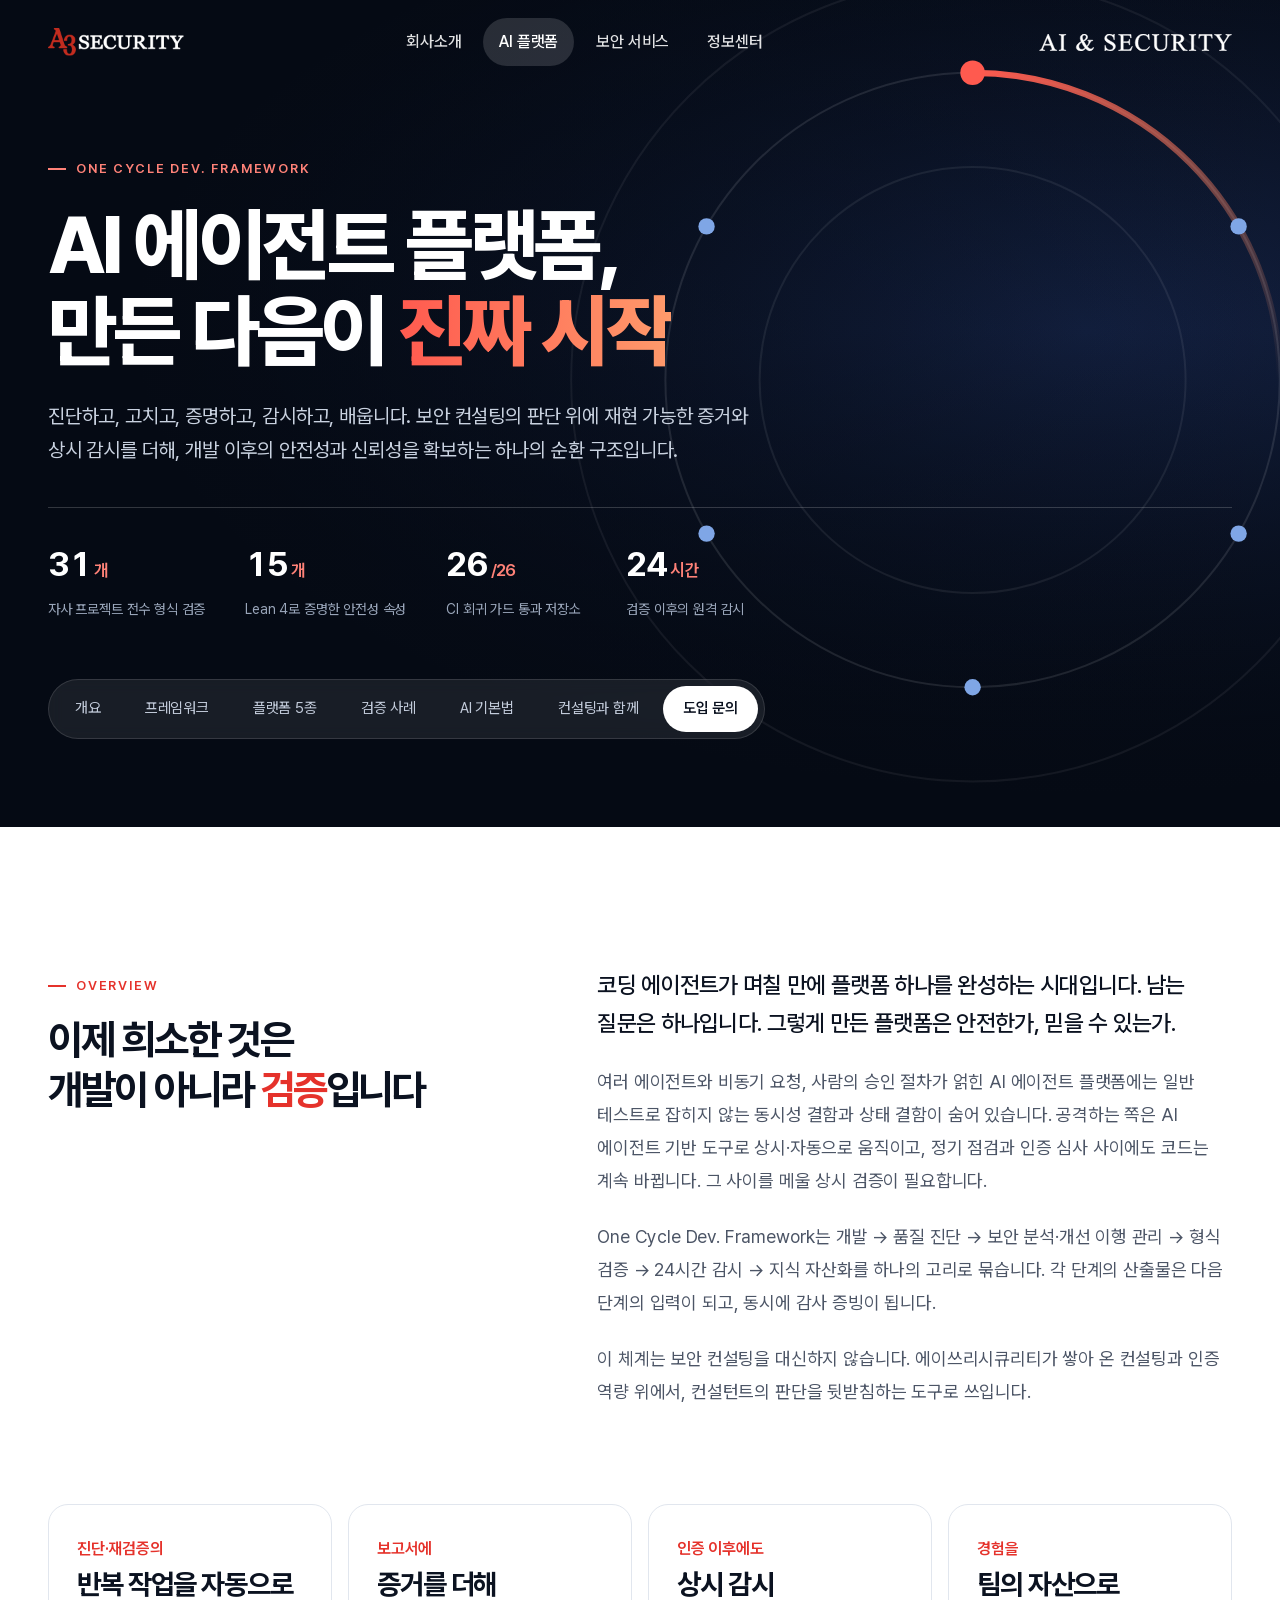
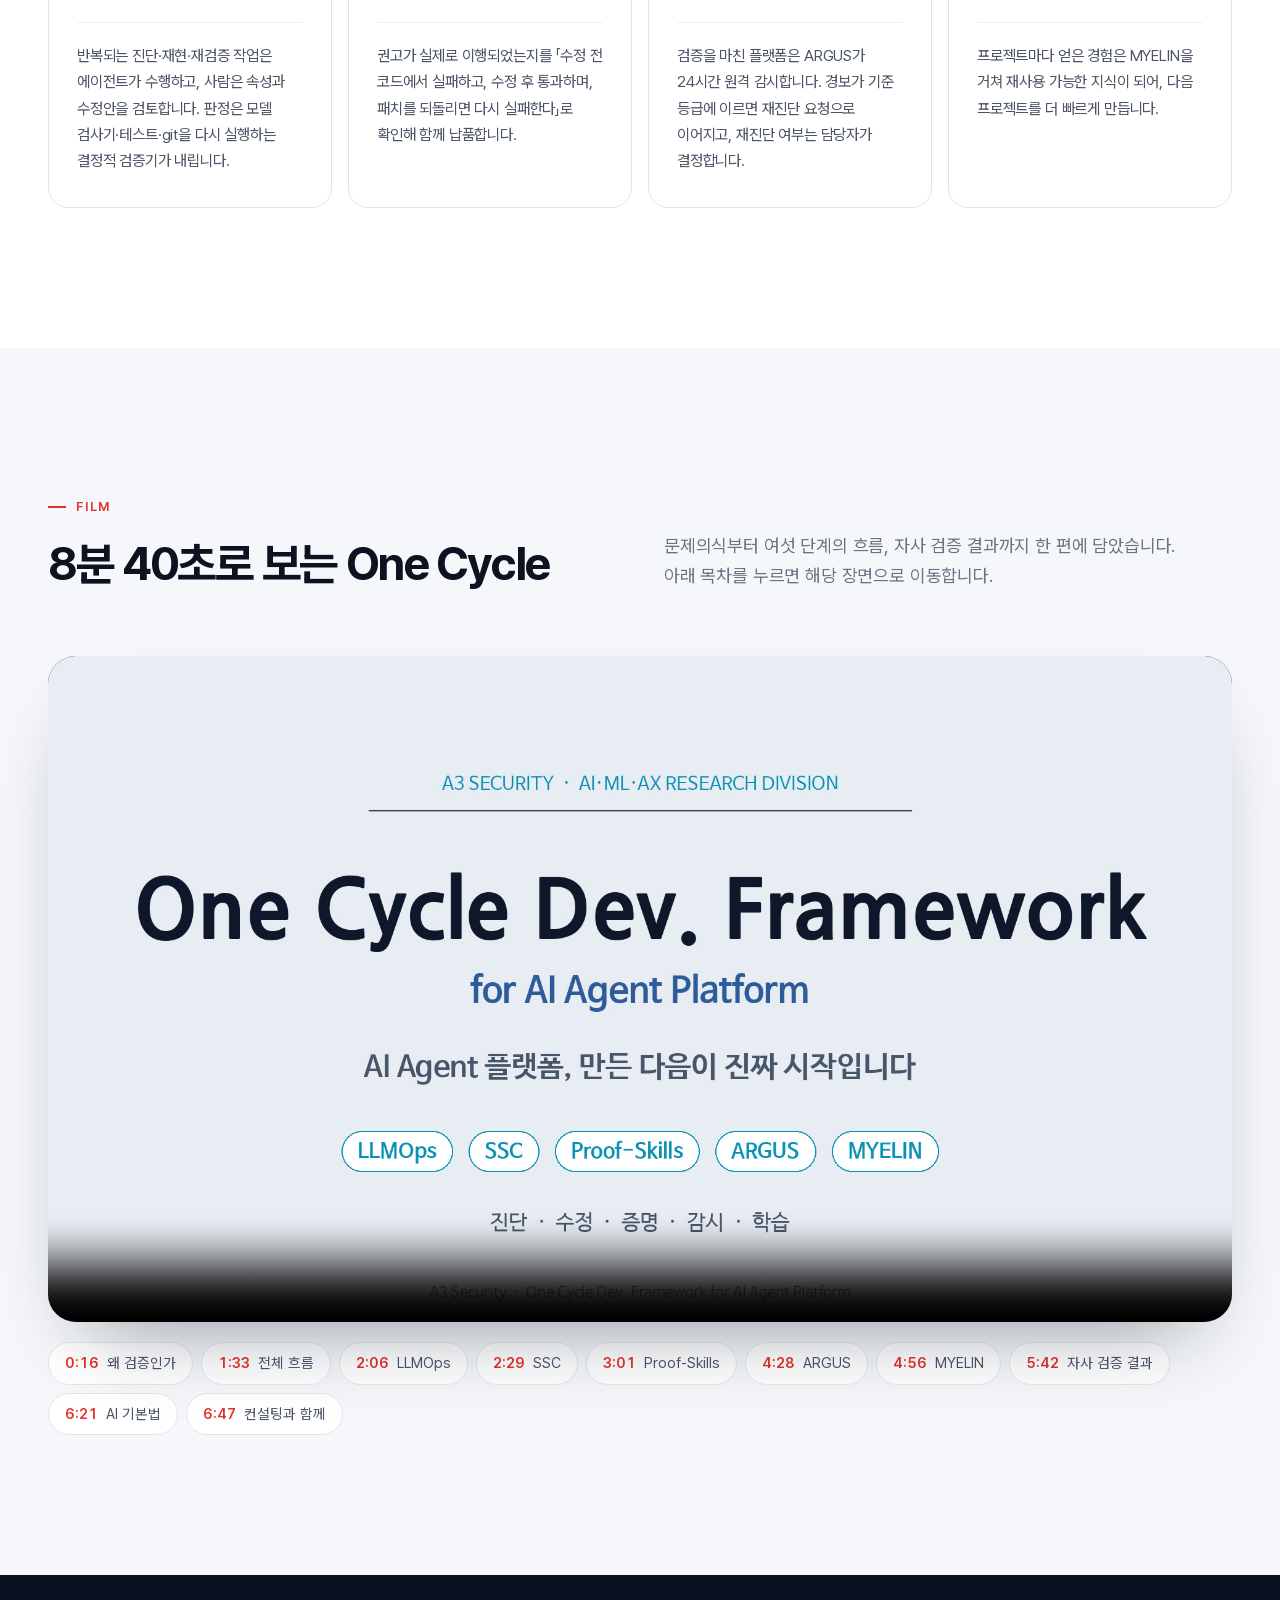
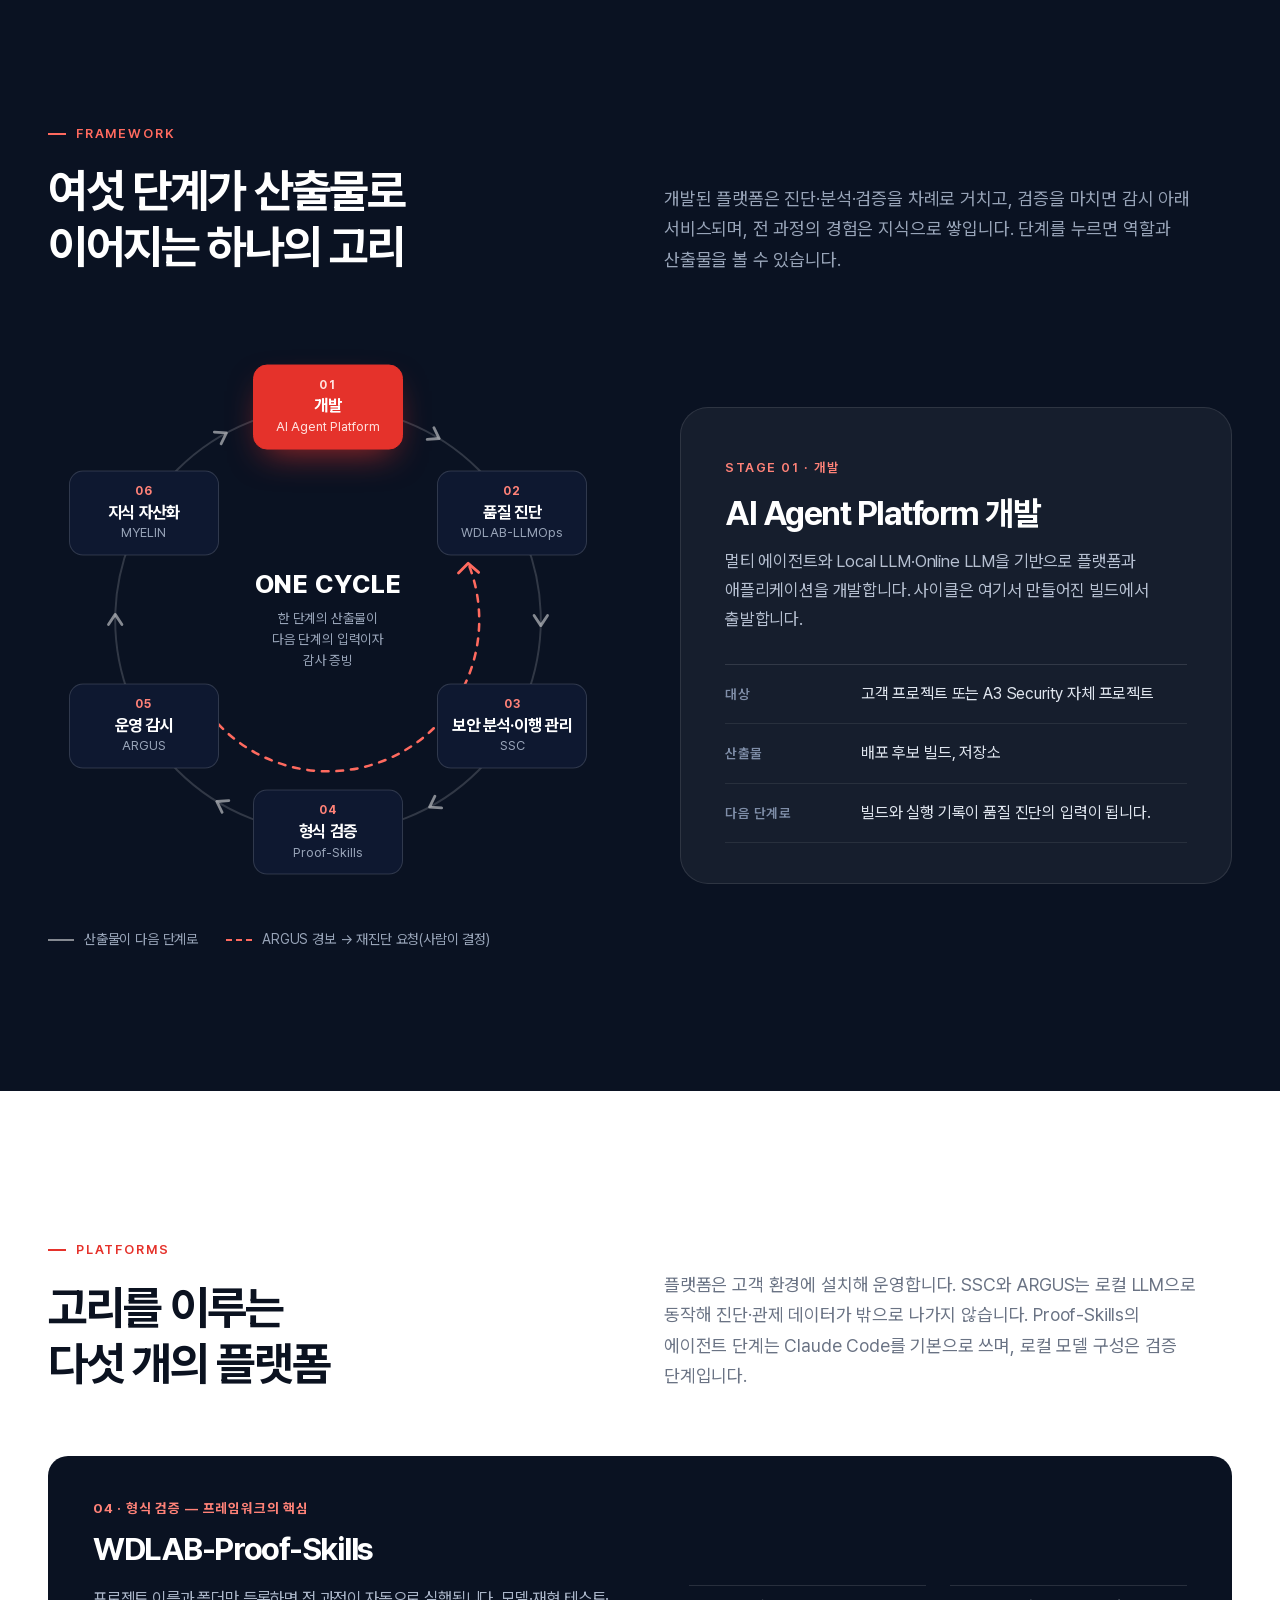
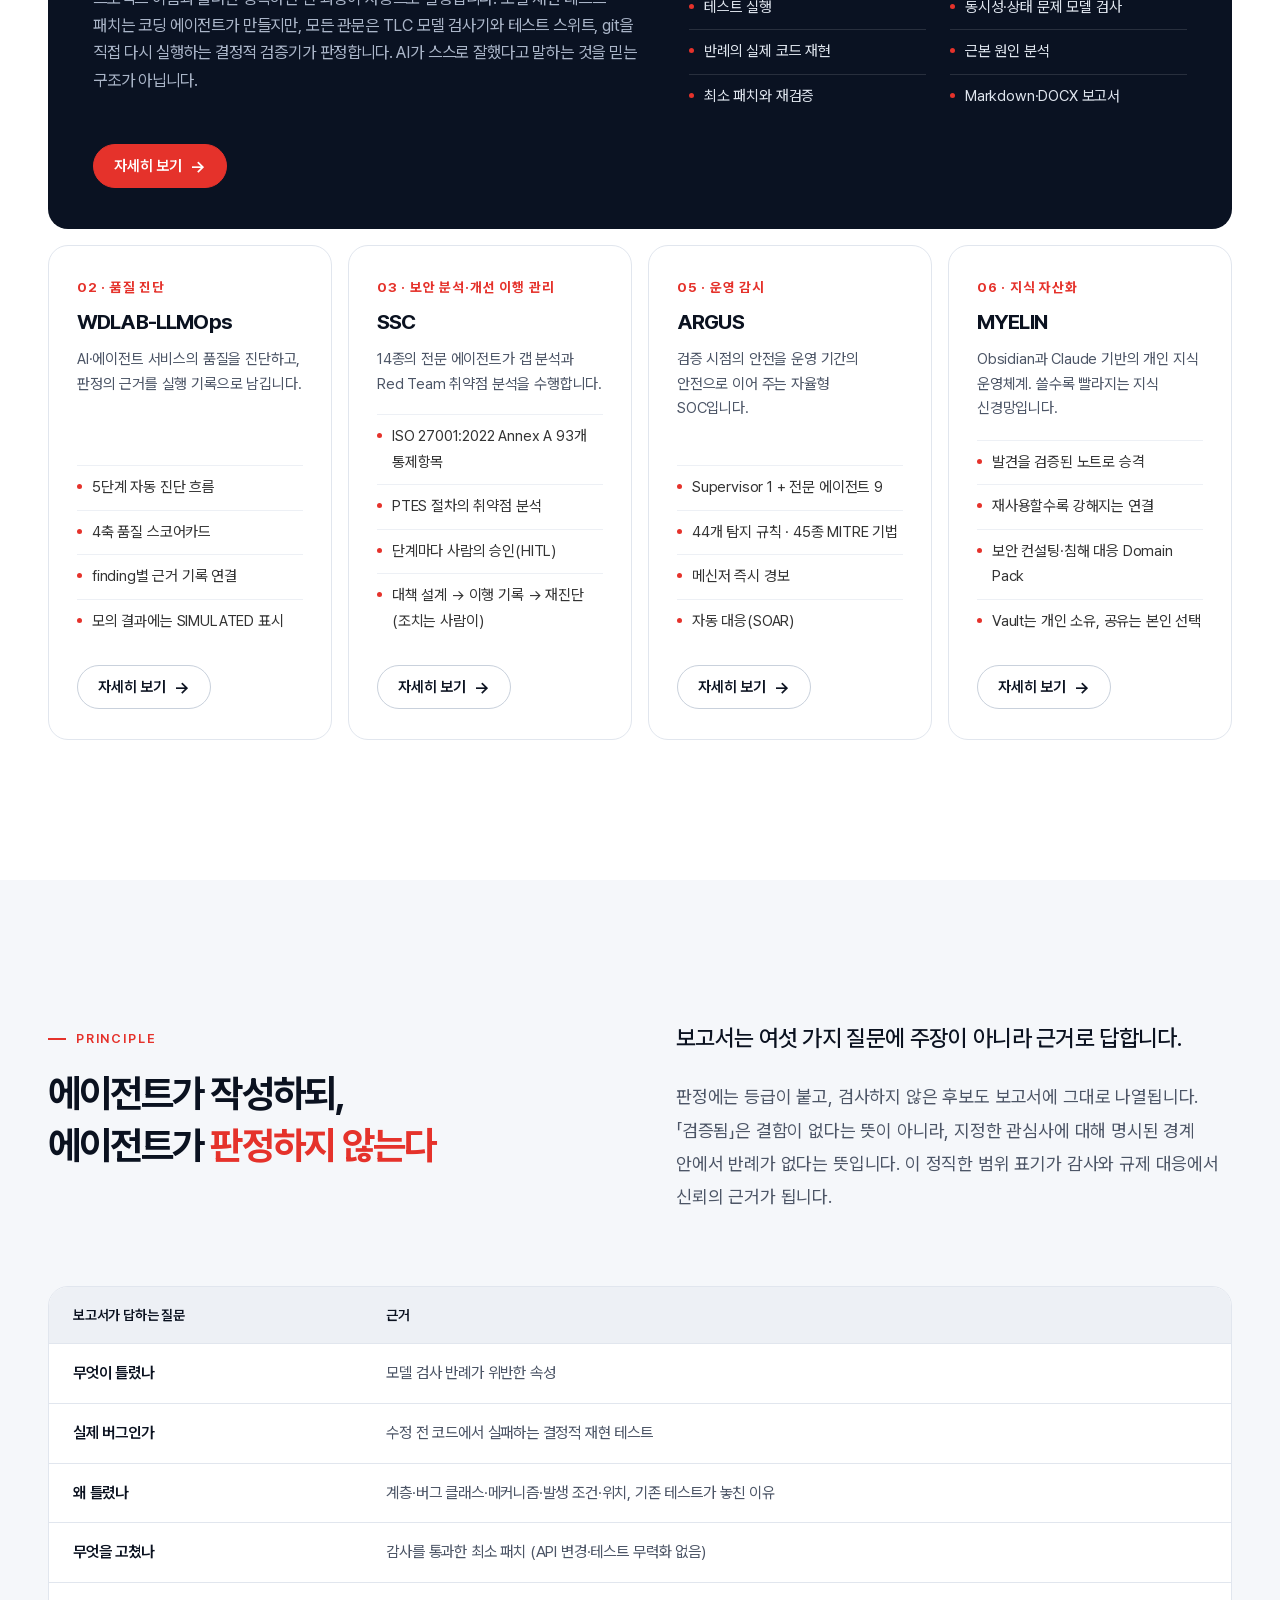
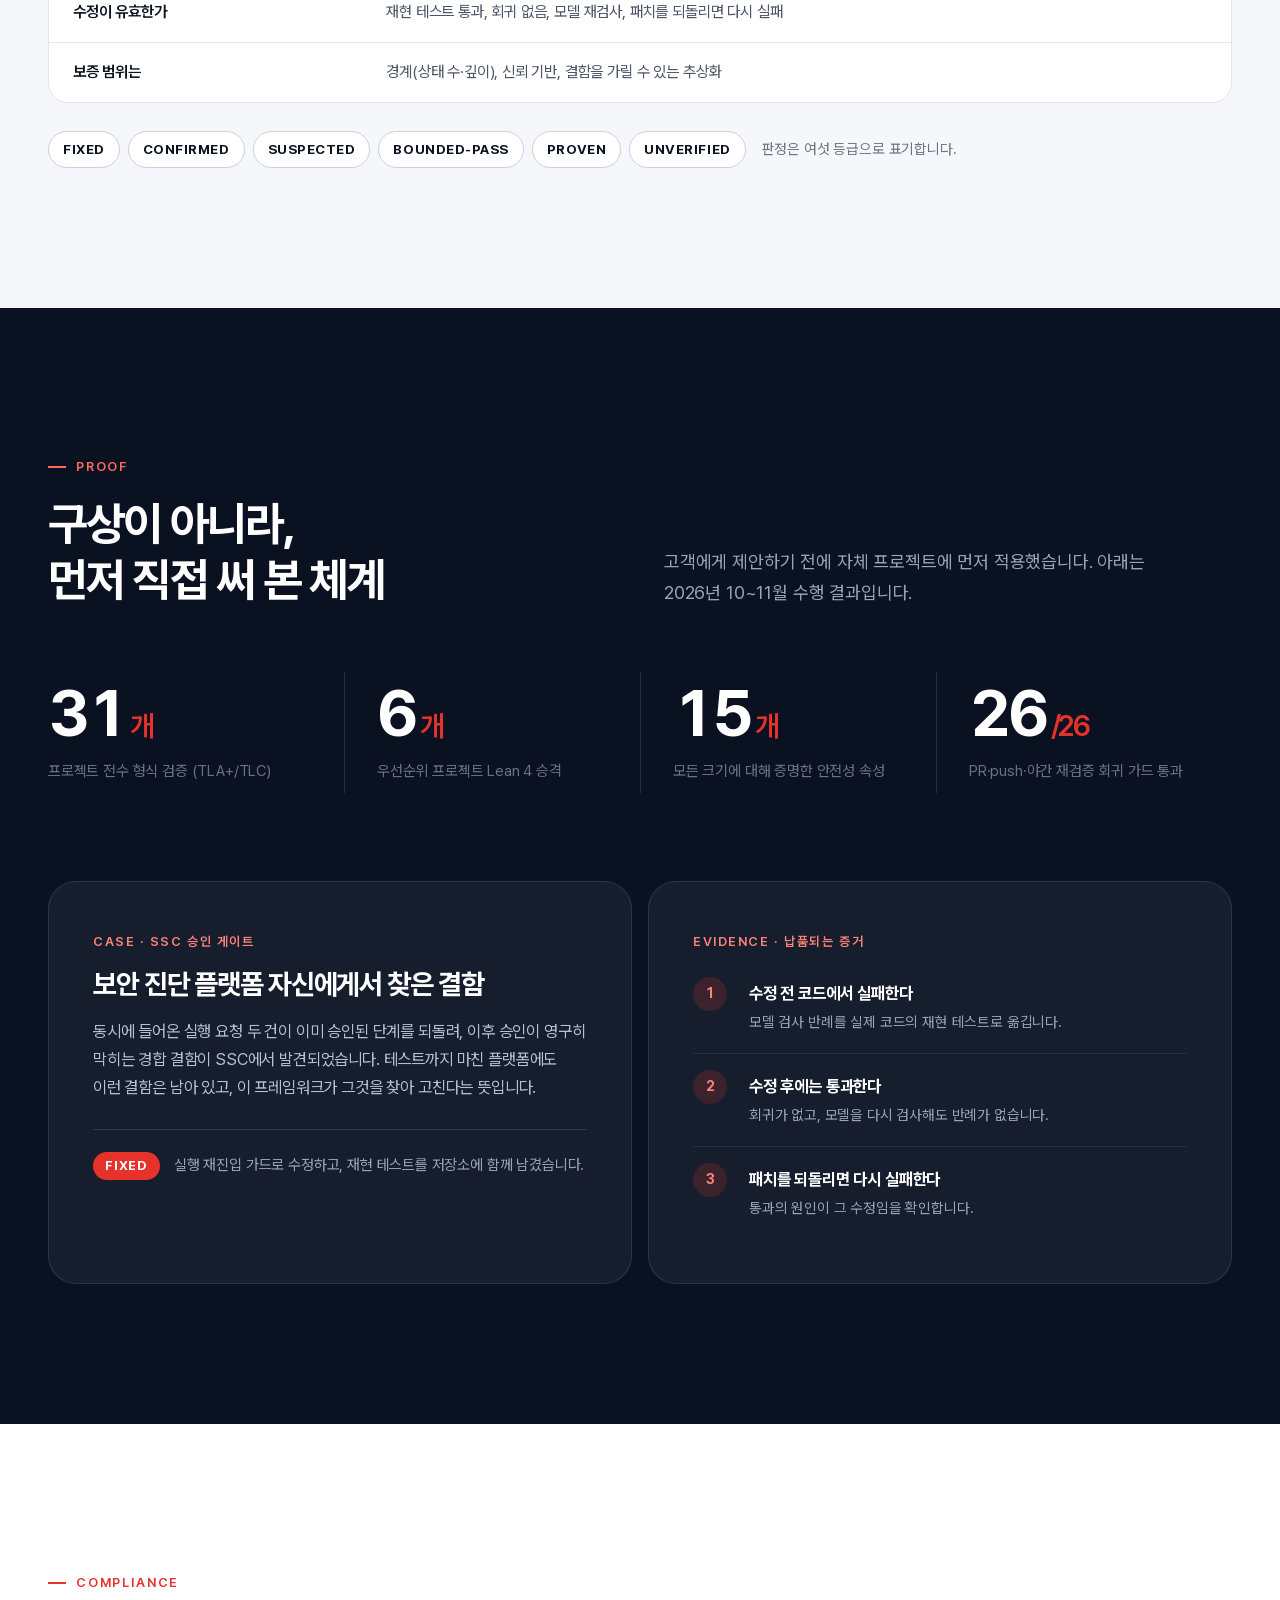
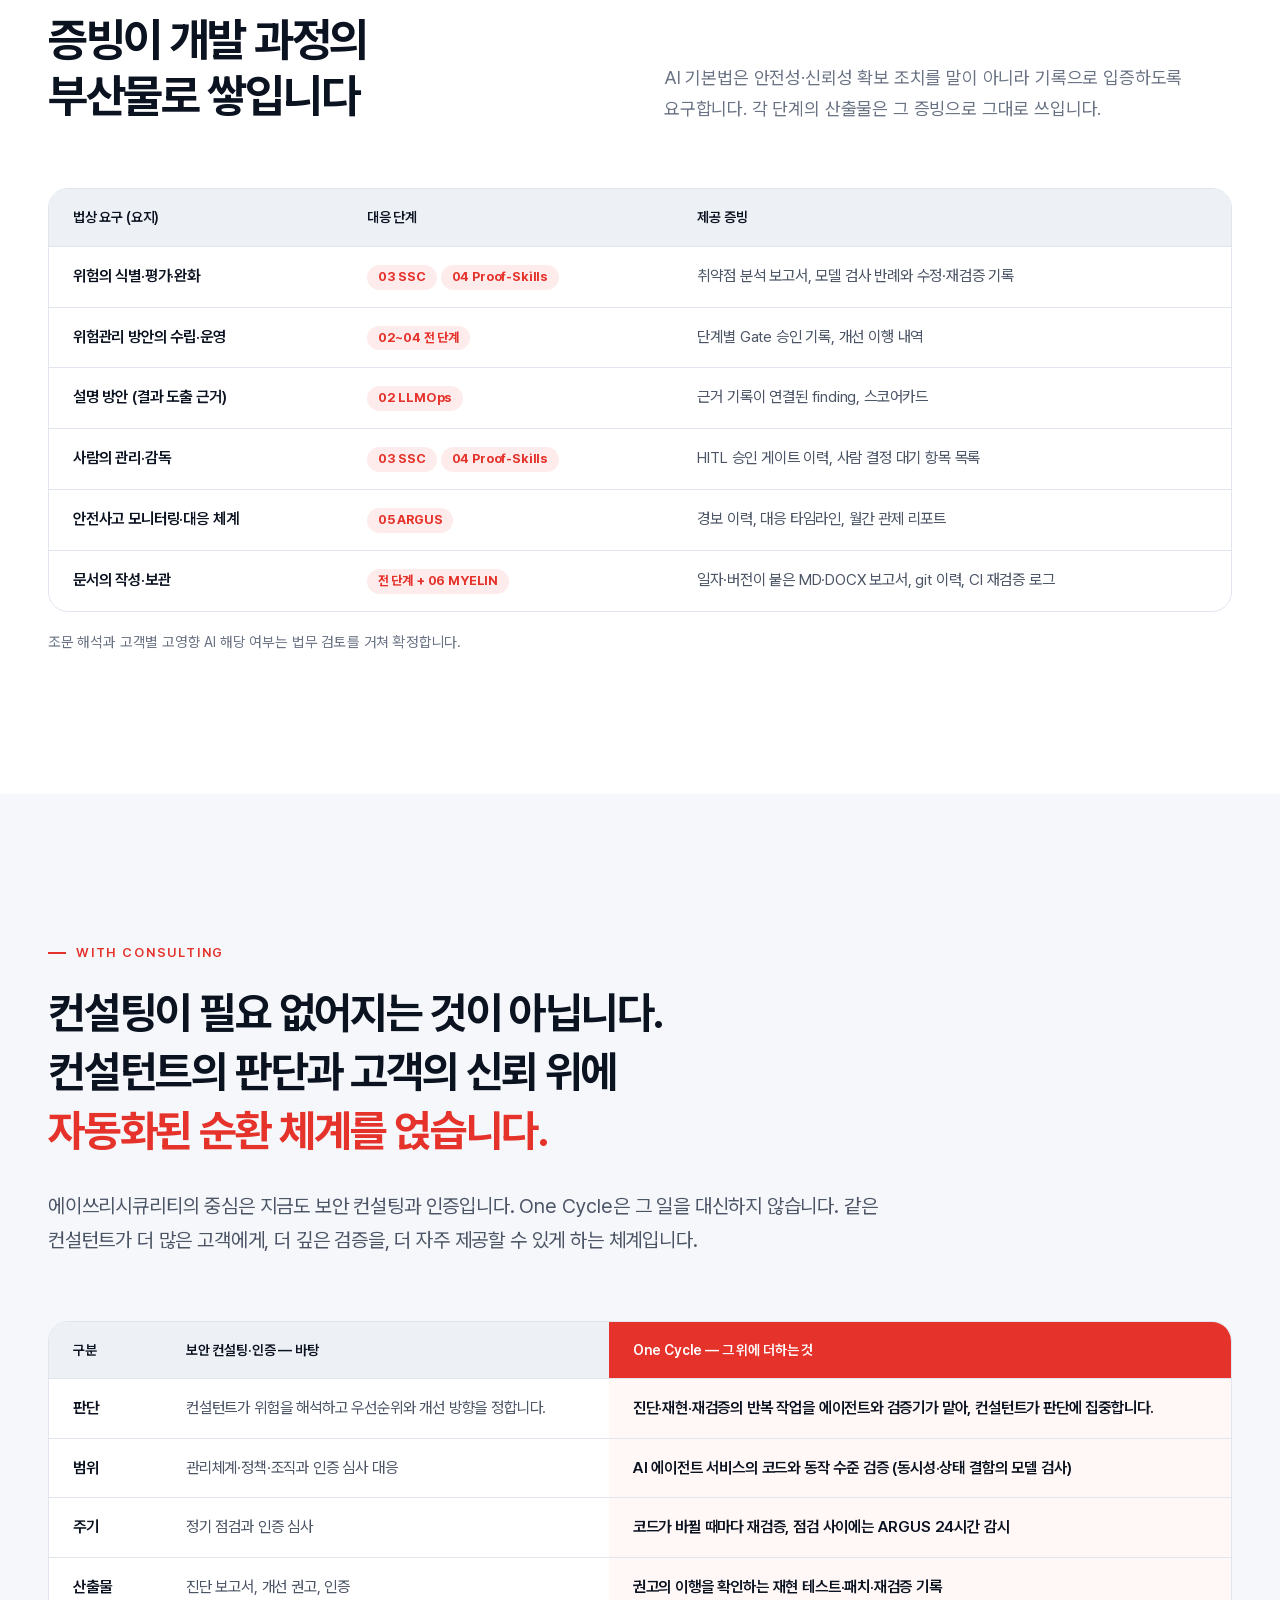
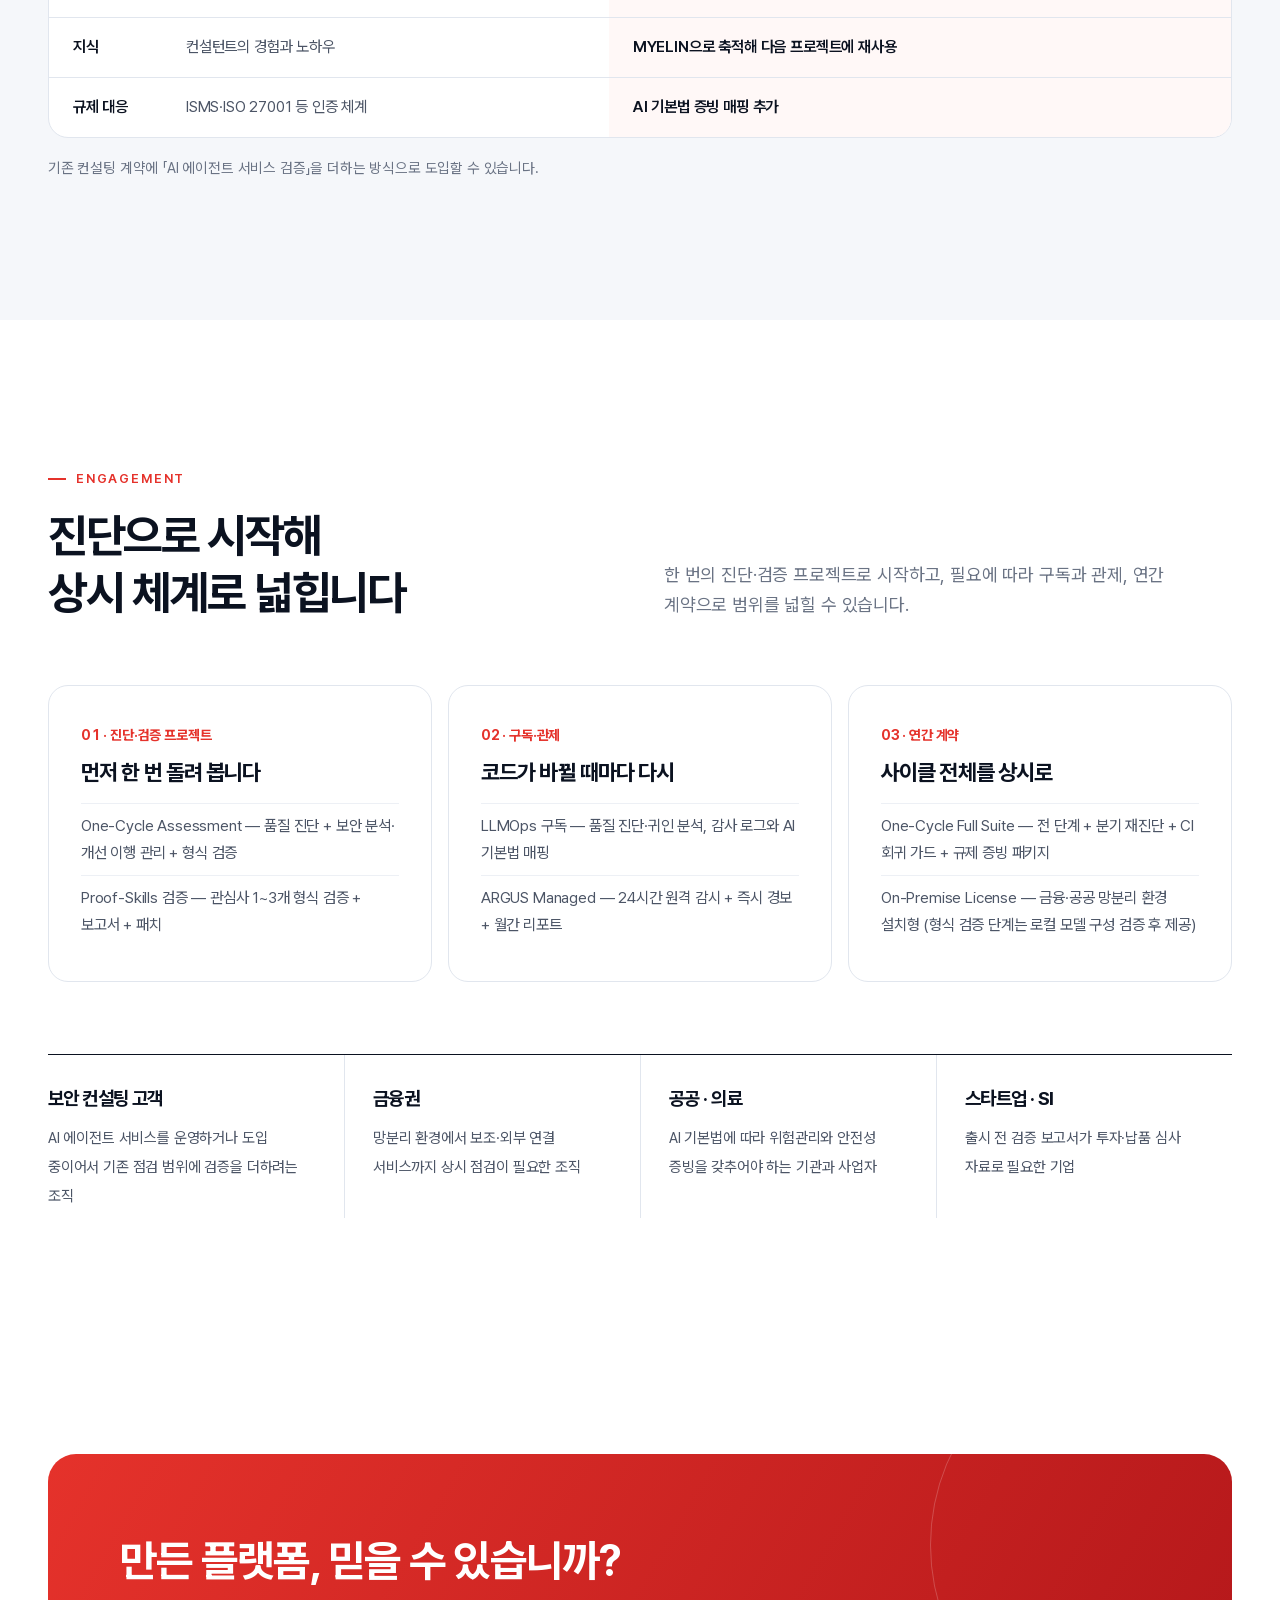
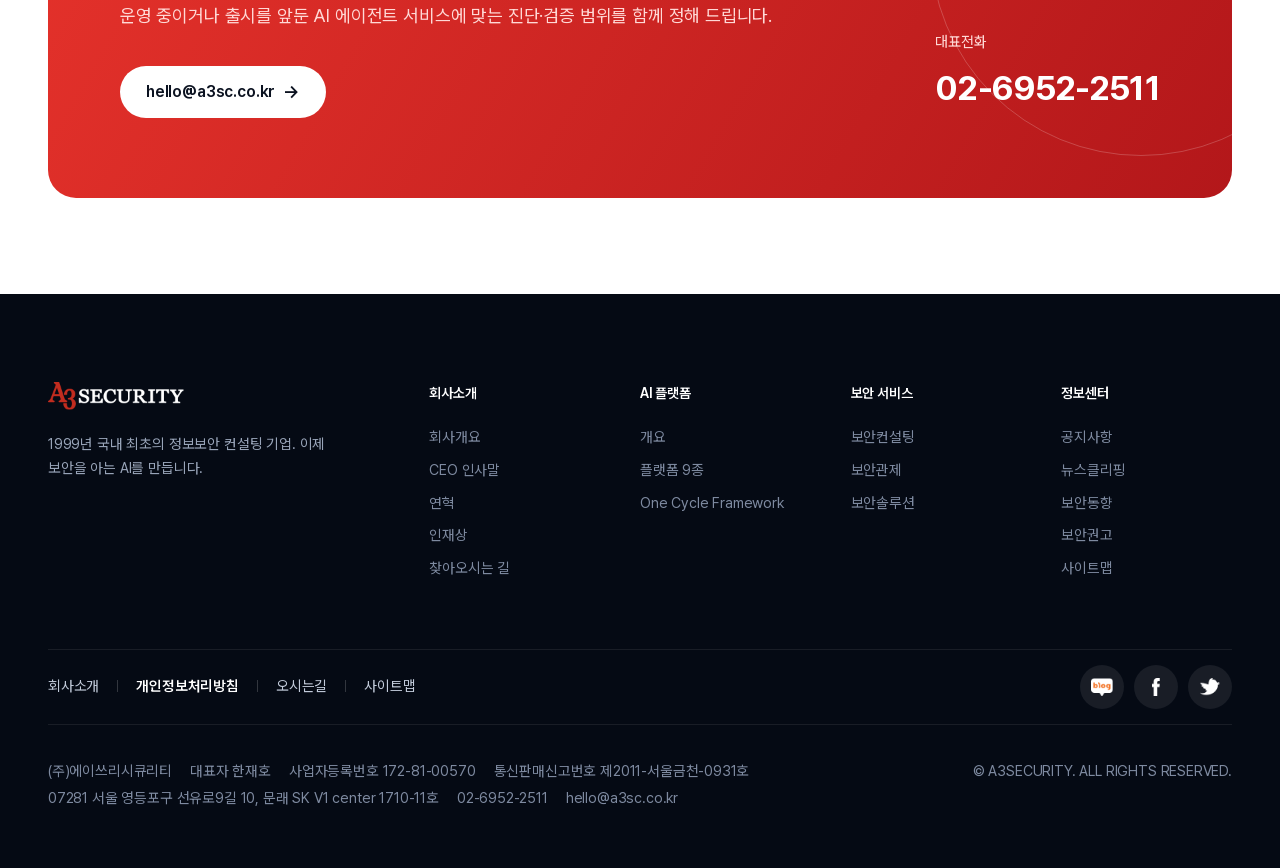
<file: ISMA3SC003M5.html>
<!doctype html>
<html lang="ko">
<head>
<meta charset="utf-8">
<meta name="viewport" content="width=device-width, initial-scale=1">
<meta http-equiv="X-UA-Compatible" content="IE=Edge"/>
<meta name="description" content="개발·품질 진단·보안 분석·형식 검증·24시간 감시·지식 자산화를 하나의 순환 고리로 묶은 에이쓰리시큐리티의 One Cycle Dev. Framework를 소개합니다.">
<meta name="keywords" content="소프트웨어,서비스,시스템,보안,유통,컨설팅">
<meta name="Classification" content="보안컨설팅 및 서비스 소프트웨어 개발,유통 및 판매 외">
<meta property="og:type" content="website">
<meta property="og:title" content="One Cycle Dev. Framework | 에이쓰리시큐리티">
<meta property="og:site_name" content="에이쓰리시큐리티">
<meta property="og:image" content="/resources/images/A3/img/A3_favicon.png">
<meta property="og:description" content="개발·품질 진단·보안 분석·형식 검증·24시간 감시·지식 자산화를 하나의 순환 고리로 묶은 에이쓰리시큐리티의 One Cycle Dev. Framework를 소개합니다.">

<meta property="og:url" content="https://www.a3sc.co.kr/a3sc/ISMA3SC003M5.do">
<meta property="al:web:url" content="https://www.a3sc.co.kr">
<meta name="robots" content="index,follow" />
<link rel="canonical" href="https://www.a3sc.co.kr/a3sc/ISMA3SC003M5.do">
<link rel="shortcut icon" href="/resources/images/A3/img/A3_favicon.png" />
<link rel="icon" href="/resources/images/A3/img/A3_favicon.png" />
<title>One Cycle Dev. Framework | 에이쓰리시큐리티</title>

<style>@font-face{font-family:'Pretendard Variable';src:url(/resources/font/renewal/PretendardVariable.woff2) format('woff2-variations');font-weight:45 920;font-style:normal;font-display:swap}</style>
<link rel="stylesheet" href="/resources/css/A3/renewal/b.css">
<link rel="stylesheet" href="/resources/css/A3/renewal/onecycle.css">

</head>
<body>











<header class="gh"><div class="wrap"><a class="logo" href="/a3sc/ISMA3SC001M1.do"><img class="on-dark" src="/resources/images/A3/renewal/img/foot_logo.png" alt="A3 SECURITY"><img class="on-light" src="/resources/images/A3/renewal/img/logo.png" alt="A3 SECURITY"></a>
  <nav><a href="/a3sc/ISMA3SC002M1.do" class="">회사소개</a><a href="/a3sc/ISMA3SC003M4.do" class="on">AI 플랫폼</a><a href="/a3sc/ISMA3SC003M1.do" class="">보안 서비스</a><a href="/a3sc/ISMA3SC004M1.do?brdType=N" class="">정보센터</a></nav>
  <a class="pill red hcta" href="#contact">문의하기</a><span class="brand"><svg xmlns="http://www.w3.org/2000/svg" viewBox="-41 -41 16347 1438" role="img" aria-label="AI &amp; SECURITY"><path fill="currentColor" stroke="currentColor" stroke-width="41" stroke-linejoin="round" d="M937 902H412L320 1116Q286 1195 286 1234Q286 1265 315.5 1288.5Q345 1312 443 1319V1356H16V1319Q101 1304 126 1280Q177 1232 239 1085L716 -31H751L1223 1097Q1280 1233 1326.5 1273.5Q1373 1314 1456 1319V1356H921V1319Q1002 1315 1030.5 1292.0Q1059 1269 1059 1236Q1059 1192 1019 1097ZM909 828 679 280 443 828ZM2233.88 1319V1356H1652.88V1319H1700.88Q1784.88 1319 1822.88 1270Q1846.88 1238 1846.88 1116V240Q1846.88 137 1833.88 104Q1823.88 79 1792.88 61Q1748.88 37 1700.88 37H1652.88V0H2233.88V37H2184.88Q2101.88 37 2063.88 86Q2038.88 118 2038.88 240V1116Q2038.88 1219 2051.88 1252Q2061.88 1277 2093.88 1295Q2136.88 1319 2184.88 1319ZM4086.6400000000003 483H4506.64V520Q4419.64 527 4378.14 558.5Q4336.64 590 4248.64 749.0Q4160.64 908 4050.6400000000003 1046Q4139.64 1150 4209.64 1191.5Q4279.64 1233 4350.64 1233Q4419.64 1233 4467.64 1195.5Q4515.64 1158 4535.64 1085L4572.64 1112Q4535.64 1253 4453.64 1320.0Q4371.64 1387 4262.64 1387Q4180.64 1387 4096.14 1342.5Q4011.6400000000003 1298 3911.6400000000003 1192Q3787.6400000000003 1302 3688.1400000000003 1344.5Q3588.6400000000003 1387 3475.6400000000003 1387Q3310.6400000000003 1387 3213.6400000000003 1299.0Q3116.6400000000003 1211 3116.6400000000003 1089Q3116.6400000000003 968 3203.6400000000003 847.5Q3290.6400000000003 727 3530.6400000000003 598Q3483.6400000000003 494 3466.6400000000003 427.5Q3449.6400000000003 361 3449.6400000000003 300Q3449.6400000000003 129 3575.6400000000003 39Q3673.6400000000003 -31 3798.6400000000003 -31Q3917.6400000000003 -31 3992.6400000000003 39.5Q4067.6400000000003 110 4067.6400000000003 213Q4067.6400000000003 319 3995.1400000000003 399.0Q3922.6400000000003 479 3738.6400000000003 574Q3865.6400000000003 800 4003.6400000000003 988Q4179.64 778 4179.64 634Q4179.64 588 4149.64 552Q4127.64 525 4086.6400000000003 520ZM3704.6400000000003 509Q3828.6400000000003 450 3890.1400000000003 375.0Q3951.6400000000003 300 3951.6400000000003 208Q3951.6400000000003 136 3907.1400000000003 89.0Q3862.6400000000003 42 3796.6400000000003 42Q3709.6400000000003 42 3665.1400000000003 102.5Q3620.6400000000003 163 3620.6400000000003 221Q3620.6400000000003 270 3637.6400000000003 330.5Q3654.6400000000003 391 3704.6400000000003 509ZM3859.6400000000003 1134Q3727.6400000000003 954 3676.6400000000003 871.0Q3625.6400000000003 788 3564.6400000000003 665Q3444.6400000000003 734 3384.1400000000003 817.0Q3323.6400000000003 900 3323.6400000000003 997Q3323.6400000000003 1104 3392.6400000000003 1185.0Q3461.6400000000003 1266 3578.6400000000003 1266Q3641.6400000000003 1266 3700.1400000000003 1241.0Q3758.6400000000003 1216 3859.6400000000003 1134ZM6331.400000000001 -31V438H6294.400000000001Q6276.400000000001 303 6229.900000000001 223.0Q6183.400000000001 143 6097.400000000001 96.0Q6011.400000000001 49 5919.400000000001 49Q5815.400000000001 49 5747.400000000001 112.5Q5679.400000000001 176 5679.400000000001 257Q5679.400000000001 319 5722.400000000001 370Q5784.400000000001 445 6017.400000000001 570Q6207.400000000001 672 6276.900000000001 726.5Q6346.400000000001 781 6383.900000000001 855.0Q6421.400000000001 929 6421.400000000001 1010Q6421.400000000001 1164 6301.900000000001 1275.5Q6182.400000000001 1387 5994.400000000001 1387Q5935.400000000001 1387 5883.400000000001 1378Q5852.400000000001 1373 5754.900000000001 1341.5Q5657.400000000001 1310 5631.400000000001 1310Q5606.400000000001 1310 5591.900000000001 1325.0Q5577.400000000001 1340 5570.400000000001 1387H5533.400000000001V922H5570.400000000001Q5596.400000000001 1068 5640.400000000001 1140.5Q5684.400000000001 1213 5774.900000000001 1261.0Q5865.400000000001 1309 5973.400000000001 1309Q6098.400000000001 1309 6170.900000000001 1243.0Q6243.400000000001 1177 6243.400000000001 1087Q6243.400000000001 1037 6215.900000000001 986.0Q6188.400000000001 935 6130.400000000001 891Q6091.400000000001 861 5917.400000000001 763.5Q5743.400000000001 666 5669.900000000001 608.0Q5596.400000000001 550 5558.400000000001 480.0Q5520.400000000001 410 5520.400000000001 326Q5520.400000000001 180 5632.400000000001 74.5Q5744.400000000001 -31 5917.400000000001 -31Q6025.400000000001 -31 6146.400000000001 22Q6202.400000000001 47 6225.400000000001 47Q6251.400000000001 47 6267.900000000001 31.5Q6284.400000000001 16 6294.400000000001 -31ZM7082.280000000001 74V610H7380.280000000001Q7496.280000000001 610 7535.280000000001 575Q7587.280000000001 529 7593.280000000001 413H7630.280000000001V885H7593.280000000001Q7579.280000000001 786 7565.280000000001 758Q7547.280000000001 723 7506.280000000001 703.0Q7465.280000000001 683 7380.280000000001 683H7082.280000000001V1130Q7082.280000000001 1220 7090.280000000001 1239.5Q7098.280000000001 1259 7118.280000000001 1270.5Q7138.280000000001 1282 7194.280000000001 1282H7424.280000000001Q7539.280000000001 1282 7591.280000000001 1266.0Q7643.280000000001 1250 7691.280000000001 1203Q7753.280000000001 1141 7818.280000000001 1016H7858.280000000001L7741.280000000001 1356H6696.280000000001V1319H6744.280000000001Q6792.280000000001 1319 6835.280000000001 1296Q6867.280000000001 1280 6878.780000000001 1248.0Q6890.280000000001 1216 6890.280000000001 1117V236Q6890.280000000001 107 6864.280000000001 77Q6828.280000000001 37 6744.280000000001 37H6696.280000000001V0H7741.280000000001L7756.280000000001 297H7717.280000000001Q7696.280000000001 190 7670.780000000001 150.0Q7645.280000000001 110 7595.280000000001 89Q7555.280000000001 74 7454.280000000001 74ZM9261.16 -31 9292.16 430H9261.16Q9199.16 223 9084.16 132.0Q8969.16 41 8808.16 41Q8673.16 41 8564.16 109.5Q8455.16 178 8392.66 328.0Q8330.16 478 8330.16 701Q8330.16 885 8389.16 1020.0Q8448.16 1155 8566.66 1227.0Q8685.16 1299 8837.16 1299Q8969.16 1299 9070.16 1242.5Q9171.16 1186 9292.16 1018L9323.16 1038Q9221.16 1219 9085.16 1303.0Q8949.16 1387 8762.16 1387Q8425.16 1387 8240.16 1137Q8102.160000000001 951 8102.160000000001 699Q8102.160000000001 496 8193.16 326.0Q8284.16 156 8443.66 62.5Q8603.16 -31 8792.16 -31Q8939.16 -31 9082.16 41Q9124.16 63 9142.16 63Q9169.16 63 9189.16 44Q9215.16 17 9226.16 -31ZM10494.04 37V0H10974.04V37H10923.04Q10843.04 37 10800.04 104Q10779.04 135 10779.04 248V798Q10779.04 1002 10738.54 1114.5Q10698.04 1227 10579.54 1307.5Q10461.04 1388 10257.04 1388Q10035.04 1388 9920.04 1311.0Q9805.04 1234 9757.04 1104Q9725.04 1015 9725.04 770V240Q9725.04 115 9690.54 76.0Q9656.04 37 9579.04 37H9528.04V0H10114.04V37H10062.04Q9978.04 37 9942.04 90Q9917.04 126 9917.04 240V831Q9917.04 910 9931.54 1012.0Q9946.04 1114 9984.04 1171.0Q10022.04 1228 10093.54 1265.0Q10165.04 1302 10269.04 1302Q10402.04 1302 10507.04 1244.0Q10612.04 1186 10650.54 1095.5Q10689.04 1005 10689.04 789V240Q10689.04 113 10661.04 81Q10622.04 37 10545.04 37ZM12502.920000000002 1356H12140.920000000002L11681.920000000002 722Q11630.920000000002 724 11598.920000000002 724Q11585.920000000002 724 11570.920000000002 723.5Q11555.920000000002 723 11539.920000000002 722V1116Q11539.920000000002 1244 11567.920000000002 1275Q11605.920000000002 1319 11681.920000000002 1319H11734.920000000002V1356H11153.920000000002V1319H11204.920000000002Q11290.920000000002 1319 11327.920000000002 1263Q11348.920000000002 1232 11348.920000000002 1116V240Q11348.920000000002 112 11320.920000000002 81Q11281.920000000002 37 11204.920000000002 37H11153.920000000002V0H11647.920000000002Q11863.920000000002 0 11966.420000000002 31.5Q12068.920000000002 63 12140.420000000002 147.5Q12211.920000000002 232 12211.920000000002 349Q12211.920000000002 474 12130.420000000002 566.0Q12048.920000000002 658 11877.920000000002 696L12157.920000000002 1085Q12253.920000000002 1219 12322.920000000002 1263.0Q12391.920000000002 1307 12502.920000000002 1319ZM11539.920000000002 659Q11558.920000000002 659 11572.920000000002 659.5Q11586.920000000002 660 11595.920000000002 660Q11789.920000000002 660 11888.420000000002 576.0Q11986.920000000002 492 11986.920000000002 362Q11986.920000000002 235 11907.420000000002 155.5Q11827.920000000002 76 11696.920000000002 76Q11638.920000000002 76 11539.920000000002 95ZM13239.800000000003 1319V1356H12658.800000000003V1319H12706.800000000003Q12790.800000000003 1319 12828.800000000003 1270Q12852.800000000003 1238 12852.800000000003 1116V240Q12852.800000000003 137 12839.800000000003 104Q12829.800000000003 79 12798.800000000003 61Q12754.800000000003 37 12706.800000000003 37H12658.800000000003V0H13239.800000000003V37H13190.800000000003Q13107.800000000003 37 13069.800000000003 86Q13044.800000000003 118 13044.800000000003 240V1116Q13044.800000000003 1219 13057.800000000003 1252Q13067.800000000003 1277 13099.800000000003 1295Q13142.800000000003 1319 13190.800000000003 1319ZM14597.680000000002 0 14612.680000000002 318H14574.680000000002Q14563.680000000002 234 14544.680000000002 198Q14513.680000000002 140 14462.180000000002 112.5Q14410.680000000002 85 14326.680000000002 85H14135.680000000002V1121Q14135.680000000002 1246 14162.680000000002 1277Q14200.680000000002 1319 14279.680000000002 1319H14326.680000000002V1356H13751.680000000002V1319H13799.680000000002Q13885.680000000002 1319 13921.680000000002 1267Q13943.680000000002 1235 13943.680000000002 1121V85H13780.680000000002Q13685.680000000002 85 13645.680000000002 99Q13593.680000000002 118 13556.680000000002 172.0Q13519.680000000002 226 13512.680000000002 318H13474.680000000002L13490.680000000002 0ZM15762.560000000001 0H16235.560000000001V37H16209.560000000001Q16183.560000000001 37 16133.560000000001 60.0Q16083.560000000001 83 16042.560000000001 126.0Q16001.560000000001 169 15941.560000000001 266L15614.560000000001 781V1121Q15614.560000000001 1246 15642.560000000001 1277Q15680.560000000001 1319 15762.560000000001 1319H15806.560000000001V1356H15230.560000000001V1319H15278.560000000001Q15364.560000000001 1319 15400.560000000001 1267Q15422.560000000001 1235 15422.560000000001 1121V800L15050.560000000001 232Q14984.560000000001 132 14961.060000000001 107.0Q14937.560000000001 82 14863.560000000001 47Q14843.560000000001 37 14805.560000000001 37V0H15385.560000000001V37H15355.560000000001Q15308.560000000001 37 15269.060000000001 59.0Q15229.560000000001 81 15229.560000000001 125Q15229.560000000001 161 15290.560000000001 255L15573.560000000001 692L15839.560000000001 274Q15899.560000000001 180 15899.560000000001 134Q15899.560000000001 106 15885.060000000001 84.0Q15870.560000000001 62 15843.560000000001 49.5Q15816.560000000001 37 15762.560000000001 37Z"/></svg></span>
  <button type="button" class="menu" aria-label="전체 메뉴" aria-expanded="false" aria-controls="mnav"></button></div>
  <nav class="mnav" id="mnav" aria-label="전체 메뉴" hidden><div class="wrap"><div class="grp"><a class="h" href="/a3sc/ISMA3SC002M1.do">회사소개</a><ul><li><a href="/a3sc/ISMA3SC002M1.do">회사개요</a></li><li><a href="/a3sc/ISMA3SC002M2.do">CEO 인사말</a></li><li><a href="/a3sc/ISMA3SC002M3.do">연혁</a></li><li><a href="/a3sc/ISMA3SC002M4.do">인재상</a></li><li><a href="/a3sc/ISMA3SC002M5.do">찾아오시는 길</a></li><li><a href="https://www.saramin.co.kr/zf_user/company-info/view-inner-recruit?csn=ZU9zdmxNSTZCU0ViN1NJRC9NOGtPUT09" target="_blank" rel="noopener">채용공고 ↗</a></li></ul></div><div class="grp on"><a class="h" href="/a3sc/ISMA3SC003M4.do">AI 플랫폼</a><ul><li><a href="/a3sc/ISMA3SC003M4.do#intro">개요</a></li><li><a href="/a3sc/ISMA3SC003M4.do#strength">강점</a></li><li><a href="/a3sc/ISMA3SC003M4.do#lineup">플랫폼 9종</a></li><li><a href="/a3sc/ISMA3SC003M5.do">One Cycle Framework</a></li><li><a href="/a3sc/ISMA3SC003M4.do#contact">도입 문의</a></li></ul></div><div class="grp"><a class="h" href="/a3sc/ISMA3SC003M1.do">보안 서비스</a><ul><li><a href="/a3sc/ISMA3SC003M1.do">보안컨설팅</a></li><li><a href="/a3sc/ISMA3SC003M2.do">보안관제</a></li><li><a href="/a3sc/ISMA3SC003M3.do">보안솔루션</a></li></ul></div><div class="grp"><a class="h" href="/a3sc/ISMA3SC004M1.do?brdType=N">정보센터</a><ul><li><a href="/a3sc/ISMA3SC004M1.do?brdType=N">공지사항</a></li><li><a href="/a3sc/ISMA3SC004M1.do?brdType=C">뉴스클리핑</a></li><li><a href="/a3sc/ISMA3SC004M1.do?brdType=T">보안동향</a></li><li><a href="/a3sc/ISMA3SC004M1.do?brdType=R">보안권고</a></li></ul></div>
  <a class="pill red" href="#contact">문의하기</a></div></nav>
<script>/* 모바일 전체 메뉴 열고 닫기 */(function(){var b=document.querySelector('.gh .menu'),m=document.getElementById('mnav');if(!b||!m)return;function set(o){m.hidden=!o;b.setAttribute('aria-expanded',o);document.documentElement.classList.toggle('mnav-open',o)}b.addEventListener('click',function(){set(m.hidden)});m.addEventListener('click',function(e){if(e.target.closest('a'))set(false)});document.addEventListener('keydown',function(e){if(e.key==='Escape'&&!m.hidden){set(false);b.focus()}});matchMedia('(min-width:761px)').addEventListener('change',function(e){if(e.matches)set(false)})})()</script></header>

<main>
<!-- =========================================================
     One Cycle Dev. Framework · 본문 (기존 레이아웃의 <main> … </main> 안에 넣는 부분)
     필요한 것: b.css 다음에 /resources/css/A3/renewal/onecycle.css
     ========================================================= -->
<section class="hero oc-hero" id="top">
  <div class="oc-orbit" aria-hidden="true"><svg viewBox="0 0 400 400" fill="none">
    <defs><linearGradient id="oc-g" x1="0" y1="0" x2="1" y2="1"><stop offset="0" stop-color="#ff5a4f"/><stop offset="1" stop-color="#ff9a6b" stop-opacity="0"/></linearGradient></defs>
    <circle cx="200" cy="200" r="196" stroke="rgba(255,255,255,.06)"/>
    <circle cx="200" cy="200" r="150" stroke="rgba(255,255,255,.1)"/>
    <circle cx="200" cy="200" r="104" stroke="rgba(255,255,255,.07)"/>
    <g class="spin">
      <path d="M200 50a150 150 0 0 1 150 150" stroke="url(#oc-g)" stroke-width="3" stroke-linecap="round"/>
      <circle cx="200" cy="50" r="6" fill="#ff5a4f"/>
      <circle cx="329.9" cy="125" r="4" fill="#7fa6e6"/><circle cx="329.9" cy="275" r="4" fill="#7fa6e6"/>
      <circle cx="200" cy="350" r="4" fill="#7fa6e6"/><circle cx="70.1" cy="275" r="4" fill="#7fa6e6"/><circle cx="70.1" cy="125" r="4" fill="#7fa6e6"/>
    </g>
  </svg></div>
  <div class="wrap">
    <span class="kicker">One Cycle Dev. Framework</span>
    <h1>AI 에이전트 플랫폼,<br>만든 다음이 <em>진짜 시작</em></h1>
    <p class="lede">진단하고, 고치고, 증명하고, 감시하고, 배웁니다. 보안 컨설팅의 판단 위에 재현 가능한 증거와 상시 감시를 더해, 개발 이후의 안전성과 신뢰성을 확보하는 하나의 순환 구조입니다.</p>
    <div class="hero-meta">
      <div><b>31<small>개</small></b><span>자사 프로젝트 전수 형식 검증</span></div>
      <div><b>15<small>개</small></b><span>Lean 4로 증명한 안전성 속성</span></div>
      <div><b>26<small>/26</small></b><span>CI 회귀 가드 통과 저장소</span></div>
      <div><b>24<small>시간</small></b><span>검증 이후의 원격 감시</span></div>
    </div>
    <nav class="subnav" id="oc-subnav"><a href="#intro" class="on">개요</a><a href="#cycle">프레임워크</a><a href="#stages">플랫폼 5종</a><a href="#proof">검증 사례</a><a href="#law">AI 기본법</a><a href="#with">컨설팅과 함께</a><a href="#contact">도입 문의</a></nav>
  </div>
</section>

<!-- 개요 -->
<section class="sec"><div class="wrap oc-anchor" id="intro">
  <div class="intro"><div><span class="kicker">Overview</span><h2>이제 희소한 것은<br>개발이 아니라 <em>검증</em>입니다</h2></div>
    <div class="prose"><p class="big">코딩 에이전트가 며칠 만에 플랫폼 하나를 완성하는 시대입니다. 남는 질문은 하나입니다. 그렇게 만든 플랫폼은 안전한가, 믿을 수 있는가.</p>
    <p>여러 에이전트와 비동기 요청, 사람의 승인 절차가 얽힌 AI 에이전트 플랫폼에는 일반 테스트로 잡히지 않는 동시성 결함과 상태 결함이 숨어 있습니다. 공격하는 쪽은 AI 에이전트 기반 도구로 상시·자동으로 움직이고, 정기 점검과 인증 심사 사이에도 코드는 계속 바뀝니다. 그 사이를 메울 상시 검증이 필요합니다.</p>
    <p>One Cycle Dev. Framework는 개발 → 품질 진단 → 보안 분석·개선 이행 관리 → 형식 검증 → 24시간 감시 → 지식 자산화를 하나의 고리로 묶습니다. 각 단계의 산출물은 다음 단계의 입력이 되고, 동시에 감사 증빙이 됩니다.</p>
    <p>이 체계는 보안 컨설팅을 대신하지 않습니다. 에이쓰리시큐리티가 쌓아 온 컨설팅과 인증 역량 위에서, 컨설턴트의 판단을 뒷받침하는 도구로 쓰입니다.</p></div></div>
  <div class="oc-shift">
    <article><div class="ft"><span>진단·재검증의</span><b>반복 작업을 자동으로</b></div><p>반복되는 진단·재현·재검증 작업은 에이전트가 수행하고, 사람은 속성과 수정안을 검토합니다. 판정은 모델 검사기·테스트·git을 다시 실행하는 결정적 검증기가 내립니다.</p></article>
    <article><div class="ft"><span>보고서에</span><b>증거를 더해</b></div><p>권고가 실제로 이행되었는지를 「수정 전 코드에서 실패하고, 수정 후 통과하며, 패치를 되돌리면 다시 실패한다」로 확인해 함께 납품합니다.</p></article>
    <article><div class="ft"><span>인증 이후에도</span><b>상시 감시</b></div><p>검증을 마친 플랫폼은 ARGUS가 24시간 원격 감시합니다. 경보가 기준 등급에 이르면 재진단 요청으로 이어지고, 재진단 여부는 담당자가 결정합니다.</p></article>
    <article><div class="ft"><span>경험을</span><b>팀의 자산으로</b></div><p>프로젝트마다 얻은 경험은 MYELIN을 거쳐 재사용 가능한 지식이 되어, 다음 프로젝트를 더 빠르게 만듭니다.</p></article>
  </div>
</div></section>

<!-- 소개 영상 -->
<section class="sec soft"><div class="wrap">
  <div class="sec-h"><div><span class="kicker">Film</span><h2>8분 40초로 보는 One Cycle</h2></div><p>문제의식부터 여섯 단계의 흐름, 자사 검증 결과까지 한 편에 담았습니다. 아래 목차를 누르면 해당 장면으로 이동합니다.</p></div>
  <div class="oc-video"><video id="oc-film" controls preload="none" playsinline poster="/resources/images/A3/renewal/img/onecycle_poster.jpg"><source src="/resources/video/onecycle_intro.mp4" type="video/mp4">이 브라우저에서는 영상을 재생할 수 없습니다.</video></div>
  <div class="oc-chapters" aria-label="영상 목차">
    <button type="button" data-t="16"><time>0:16</time>왜 검증인가</button>
    <button type="button" data-t="93"><time>1:33</time>전체 흐름</button>
    <button type="button" data-t="126"><time>2:06</time>LLMOps</button>
    <button type="button" data-t="149"><time>2:29</time>SSC</button>
    <button type="button" data-t="181"><time>3:01</time>Proof-Skills</button>
    <button type="button" data-t="268"><time>4:28</time>ARGUS</button>
    <button type="button" data-t="296"><time>4:56</time>MYELIN</button>
    <button type="button" data-t="342"><time>5:42</time>자사 검증 결과</button>
    <button type="button" data-t="381"><time>6:21</time>AI 기본법</button>
    <button type="button" data-t="407"><time>6:47</time>컨설팅과 함께</button>
  </div>
<script>/* 영상 목차: 누르면 그 시점부터 재생 */(function(){var v=document.getElementById('oc-film');if(!v)return;var bs=document.querySelectorAll('.oc-chapters button');for(var i=0;i<bs.length;i++)bs[i].addEventListener('click',function(){var t=Number(this.getAttribute('data-t'));function go(){v.currentTime=t;v.play()}if(v.readyState>=1)go();else{v.addEventListener('loadedmetadata',go,{once:true});v.load()}})})()</script>
</div></section>

<!-- 프레임워크: 순환 다이어그램 -->
<section class="sec dark"><div class="wrap oc-anchor" id="cycle">
  <div class="sec-h"><div><span class="kicker">Framework</span><h2>여섯 단계가 산출물로<br>이어지는 하나의 고리</h2></div><p>개발된 플랫폼은 진단·분석·검증을 차례로 거치고, 검증을 마치면 감시 아래 서비스되며, 전 과정의 경험은 지식으로 쌓입니다. 단계를 누르면 역할과 산출물을 볼 수 있습니다.</p></div>
  <div class="oc-cycle">
    <div>
      <div class="oc-ring" role="tablist" aria-label="One Cycle 여섯 단계">
        <svg viewBox="0 0 100 100" aria-hidden="true">
          <circle class="track" cx="50" cy="50" r="38"/>
          <g class="chev"><path d="M49.2 10.8 51 12l-1.8 1.2" transform="rotate(30 50 50)"/><path d="M49.2 10.8 51 12l-1.8 1.2" transform="rotate(90 50 50)"/><path d="M49.2 10.8 51 12l-1.8 1.2" transform="rotate(150 50 50)"/><path d="M49.2 10.8 51 12l-1.8 1.2" transform="rotate(210 50 50)"/><path d="M49.2 10.8 51 12l-1.8 1.2" transform="rotate(270 50 50)"/><path d="M49.2 10.8 51 12l-1.8 1.2" transform="rotate(330 50 50)"/></g>
          <path class="back" d="M28.72 66.63A27 27 0 0 0 75.03 39.88"/>
          <path class="back-h" d="M73.3 41.6 75.03 39.88 76.9 41.5"/>
        </svg>
        <div class="oc-core"><b>ONE CYCLE</b><span>한 단계의 산출물이<br>다음 단계의 입력이자<br>감사 증빙</span></div>
        <button type="button" role="tab" class="oc-node n1" id="oc-t1" aria-controls="oc-p1"><i>01</i><b>개발</b><span>AI Agent Platform</span></button>
        <button type="button" role="tab" class="oc-node n2" id="oc-t2" aria-controls="oc-p2"><i>02</i><b>품질 진단</b><span>WDLAB-LLMOps</span></button>
        <button type="button" role="tab" class="oc-node n3" id="oc-t3" aria-controls="oc-p3"><i>03</i><b>보안 분석·이행 관리</b><span>SSC</span></button>
        <button type="button" role="tab" class="oc-node n4" id="oc-t4" aria-controls="oc-p4"><i>04</i><b>형식 검증</b><span>Proof-Skills</span></button>
        <button type="button" role="tab" class="oc-node n5" id="oc-t5" aria-controls="oc-p5"><i>05</i><b>운영 감시</b><span>ARGUS</span></button>
        <button type="button" role="tab" class="oc-node n6" id="oc-t6" aria-controls="oc-p6"><i>06</i><b>지식 자산화</b><span>MYELIN</span></button>
      </div>
      <div class="oc-legend"><span>산출물이 다음 단계로</span><span class="fb">ARGUS 경보 → 재진단 요청(사람이 결정)</span></div>
    </div>
    <div class="oc-panels">
      <article class="oc-panel" role="tabpanel" id="oc-p1" aria-labelledby="oc-t1"><span class="st">STAGE 01 · 개발</span><h3>AI Agent Platform 개발</h3><p>멀티 에이전트와 Local LLM·Online LLM을 기반으로 플랫폼과 애플리케이션을 개발합니다. 사이클은 여기서 만들어진 빌드에서 출발합니다.</p>
        <dl><div><dt>대상</dt><dd>고객 프로젝트 또는 A3 Security 자체 프로젝트</dd></div><div><dt>산출물</dt><dd>배포 후보 빌드, 저장소</dd></div><div><dt>다음 단계로</dt><dd>빌드와 실행 기록이 품질 진단의 입력이 됩니다.</dd></div></dl></article>
      <article class="oc-panel" role="tabpanel" id="oc-p2" aria-labelledby="oc-t2"><span class="st">STAGE 02 · 품질 진단</span><h3>WDLAB-LLMOps</h3><p>에이전트 실행을 기록으로 남기고, 5단계 자동 진단과 4축 스코어카드로 서비스 품질을 진단합니다.</p>
        <dl><div><dt>핵심 기능</dt><dd>5단계 실행 모니터, 4축 스코어카드, finding별 근거 기록 연결</dd></div><div><dt>산출물</dt><dd>품질 스코어카드, finding 목록</dd></div><div><dt>증빙으로서</dt><dd>모든 finding이 해당 시나리오의 실행 기록으로 연결되어 「왜 그런 판정인가」를 추적할 수 있습니다.</dd></div></dl></article>
      <article class="oc-panel" role="tabpanel" id="oc-p3" aria-labelledby="oc-t3"><span class="st">STAGE 03 · 보안 분석·개선 이행 관리</span><h3>SSC · Self Security Consulting</h3><p>셀프 보안 자가진단과 Red Team 취약점 분석을 수행하고, 발견한 사안은 대책 설계와 이행 기록, 재진단으로 이어 갑니다. 실제 조치는 사람이 합니다.</p>
        <dl><div><dt>핵심 기능</dt><dd>ISO 27001:2022 기반 6단계 자가진단, PTES 8단계 Red Team 취약점 분석</dd></div><div><dt>산출물</dt><dd>취약점 분석 보고서, 개선 이행 내역</dd></div><div><dt>다음 단계로</dt><dd>수정이 유효한지는 형식 검증 단계가 확인합니다.</dd></div></dl></article>
      <article class="oc-panel" role="tabpanel" id="oc-p4" aria-labelledby="oc-t4"><span class="st">STAGE 04 · 형식 검증</span><h3>WDLAB-Proof-Skills</h3><p>가장 위험한 동시성·상태 문제를 골라 모델 검사를 하고, 반례를 실제 코드에서 재현한 뒤 수정하고 다시 검증합니다.</p>
        <dl><div><dt>핵심 기능</dt><dd>테스트 → 모델 검사 → 반례 재현 → 원인 분석 → 수정 → 재검증</dd></div><div><dt>산출물</dt><dd>판정이 붙은 Markdown·DOCX 보고서, 패치 브랜치</dd></div><div><dt>원칙</dt><dd>에이전트가 작성하되, 에이전트가 판정하지 않습니다.</dd></div></dl></article>
      <article class="oc-panel" role="tabpanel" id="oc-p5" aria-labelledby="oc-t5"><span class="st">STAGE 05 · 운영 감시</span><h3>ARGUS</h3><p>100개의 눈을 가진 감시자라는 이름 그대로, 검증을 마친 플랫폼을 24시간 지켜보는 자율형 보안관제센터입니다.</p>
        <dl><div><dt>핵심 기능</dt><dd>상시 위협 헌팅, 탐지 규칙, 즉시 경보, 자동 대응(SOAR)</dd></div><div><dt>산출물</dt><dd>경보 이력, 대응 타임라인, 월간 리포트</dd></div><div><dt>순환</dt><dd>경보가 기준 등급에 이르면 02·03·04단계의 재진단 요청서가 만들어지고, 수행 여부는 담당자가 결정합니다.</dd></div></dl></article>
      <article class="oc-panel" role="tabpanel" id="oc-p6" aria-labelledby="oc-t6"><span class="st">STAGE 06 · 지식 자산화</span><h3>MYELIN + Obsidian</h3><p>프로젝트에서 얻은 경험을 검증된 노트와 Pack으로 바꾸어 다음 프로젝트에 다시 투입합니다.</p>
        <dl><div><dt>핵심 기능</dt><dd>발견한 버그 유형과 수정 패턴을 검증된 노트로 승격, 재사용할수록 강해지는 연결</dd></div><div><dt>산출물</dt><dd>verified 노트, Domain Pack</dd></div><div><dt>순환</dt><dd>쌓인 지식이 다음 개발과 다음 진단에 반영됩니다.</dd></div></dl></article>
    </div>
  </div>
<script>/* 순환 다이어그램: 단계를 누르면 오른쪽 설명이 바뀐다. 스크립트가 없으면 여섯 설명이 모두 펼쳐져 보인다 */(function(){var box=document.querySelector('.oc-cycle');if(!box)return;var tabs=box.querySelectorAll('.oc-node'),ps=box.querySelectorAll('.oc-panel');box.classList.add('js');
function sel(i,focus){for(var j=0;j<tabs.length;j++){var on=j===i;tabs[j].classList.toggle('on',on);tabs[j].setAttribute('aria-selected',on);tabs[j].tabIndex=on?0:-1;ps[j].hidden=!on}if(focus)tabs[i].focus()}
for(var k=0;k<tabs.length;k++)(function(i){tabs[i].addEventListener('click',function(){sel(i)});tabs[i].addEventListener('keydown',function(e){var n=tabs.length,d=(e.key==='ArrowRight'||e.key==='ArrowDown')?1:(e.key==='ArrowLeft'||e.key==='ArrowUp')?-1:0;if(d){e.preventDefault();sel((i+d+n)%n,true)}})})(k);
sel(0)})()</script>
</div></section>

<!-- 플랫폼 5종 -->
<section class="sec"><div class="wrap oc-anchor" id="stages">
  <div class="sec-h"><div><span class="kicker">Platforms</span><h2>고리를 이루는<br>다섯 개의 플랫폼</h2></div><p>플랫폼은 고객 환경에 설치해 운영합니다. SSC와 ARGUS는 로컬 LLM으로 동작해 진단·관제 데이터가 밖으로 나가지 않습니다. Proof-Skills의 에이전트 단계는 Claude Code를 기본으로 쓰며, 로컬 모델 구성은 검증 단계입니다.</p></div>
  <div class="rf">
    <article class="lead"><span class="oc-no">04 · 형식 검증 — 프레임워크의 핵심</span><h3>WDLAB-Proof-Skills</h3>
      <p>프로젝트 이름과 폴더만 등록하면 전 과정이 자동으로 실행됩니다. 모델·재현 테스트·패치는 코딩 에이전트가 만들지만, 모든 관문은 TLC 모델 검사기와 테스트 스위트, git을 직접 다시 실행하는 결정적 검증기가 판정합니다. AI가 스스로 잘했다고 말하는 것을 믿는 구조가 아닙니다.</p>
      <ul><li>테스트 실행</li><li>동시성·상태 문제 모델 검사</li><li>반례의 실제 코드 재현</li><li>근본 원인 분석</li><li>최소 패치와 재검증</li><li>Markdown·DOCX 보고서</li></ul>
      <a class="oc-more" href="/a3sc/ISMA3SC003M8.do" aria-label="WDLAB-Proof-Skills 자세히 보기">자세히 보기 <span class="ar">→</span></a></article>
    <article><span class="oc-no">02 · 품질 진단</span><h3>WDLAB-LLMOps</h3><p>AI·에이전트 서비스의 품질을 진단하고, 판정의 근거를 실행 기록으로 남깁니다.</p>
      <ul><li>5단계 자동 진단 흐름</li><li>4축 품질 스코어카드</li><li>finding별 근거 기록 연결</li><li>모의 결과에는 SIMULATED 표시</li></ul>
      <a class="oc-more" href="/a3sc/ISMA3SC003M6.do" aria-label="WDLAB-LLMOps 자세히 보기">자세히 보기 <span class="ar">→</span></a></article>
    <article><span class="oc-no">03 · 보안 분석·개선 이행 관리</span><h3>SSC</h3><p>14종의 전문 에이전트가 갭 분석과 Red Team 취약점 분석을 수행합니다.</p>
      <ul><li>ISO 27001:2022 Annex A 93개 통제항목</li><li>PTES 절차의 취약점 분석</li><li>단계마다 사람의 승인(HITL)</li><li>대책 설계 → 이행 기록 → 재진단 (조치는 사람이)</li></ul>
      <a class="oc-more" href="/a3sc/ISMA3SC003M7.do" aria-label="SSC 자세히 보기">자세히 보기 <span class="ar">→</span></a></article>
    <article><span class="oc-no">05 · 운영 감시</span><h3>ARGUS</h3><p>검증 시점의 안전을 운영 기간의 안전으로 이어 주는 자율형 SOC입니다.</p>
      <ul><li>Supervisor 1 + 전문 에이전트 9</li><li>44개 탐지 규칙 · 45종 MITRE 기법</li><li>메신저 즉시 경보</li><li>자동 대응(SOAR)</li></ul>
      <a class="oc-more" href="/a3sc/ISMA3SC003M9.do" aria-label="ARGUS 자세히 보기">자세히 보기 <span class="ar">→</span></a></article>
    <article><span class="oc-no">06 · 지식 자산화</span><h3>MYELIN</h3><p>Obsidian과 Claude 기반의 개인 지식 운영체계. 쓸수록 빨라지는 지식 신경망입니다.</p>
      <ul><li>발견을 검증된 노트로 승격</li><li>재사용할수록 강해지는 연결</li><li>보안 컨설팅·침해 대응 Domain Pack</li><li>Vault는 개인 소유, 공유는 본인 선택</li></ul>
      <a class="oc-more" href="/a3sc/ISMA3SC003M10.do" aria-label="MYELIN 자세히 보기">자세히 보기 <span class="ar">→</span></a></article>
  </div>
</div></section>

<!-- 원칙과 보고서 -->
<section class="sec soft"><div class="wrap">
  <div class="oc-principle"><div><span class="kicker">Principle</span><p class="quote">에이전트가 작성하되,<br>에이전트가 <em>판정하지 않는다</em></p></div>
    <div class="prose"><p class="big">보고서는 여섯 가지 질문에 주장이 아니라 근거로 답합니다.</p>
    <p>판정에는 등급이 붙고, 검사하지 않은 후보도 보고서에 그대로 나열됩니다. 「검증됨」은 결함이 없다는 뜻이 아니라, 지정한 관심사에 대해 명시된 경계 안에서 반례가 없다는 뜻입니다. 이 정직한 범위 표기가 감사와 규제 대응에서 신뢰의 근거가 됩니다.</p></div></div>
  <div class="oc-tw"><table class="oc-table"><thead><tr><th scope="col">보고서가 답하는 질문</th><th scope="col">근거</th></tr></thead><tbody>
    <tr><th scope="row">무엇이 틀렸나</th><td>모델 검사 반례가 위반한 속성</td></tr>
    <tr><th scope="row">실제 버그인가</th><td>수정 전 코드에서 실패하는 결정적 재현 테스트</td></tr>
    <tr><th scope="row">왜 틀렸나</th><td>계층·버그 클래스·메커니즘·발생 조건·위치, 기존 테스트가 놓친 이유</td></tr>
    <tr><th scope="row">무엇을 고쳤나</th><td>감사를 통과한 최소 패치 (API 변경·테스트 무력화 없음)</td></tr>
    <tr><th scope="row">수정이 유효한가</th><td>재현 테스트 통과, 회귀 없음, 모델 재검사, 패치를 되돌리면 다시 실패</td></tr>
    <tr><th scope="row">보증 범위는</th><td>경계(상태 수·깊이), 신뢰 기반, 결함을 가릴 수 있는 추상화</td></tr>
  </tbody></table></div>
  <div class="oc-grades" aria-label="판정 등급"><span>FIXED</span><span>CONFIRMED</span><span>SUSPECTED</span><span>BOUNDED-PASS</span><span>PROVEN</span><span>UNVERIFIED</span><em>판정은 여섯 등급으로 표기합니다.</em></div>
</div></section>

<!-- 검증 사례 -->
<section class="sec dark"><div class="wrap oc-anchor" id="proof">
  <div class="sec-h"><div><span class="kicker">Proof</span><h2>구상이 아니라,<br>먼저 직접 써 본 체계</h2></div><p>고객에게 제안하기 전에 자체 프로젝트에 먼저 적용했습니다. 아래는 2026년 10~11월 수행 결과입니다.</p></div>
  <div class="stats">
    <div><b>31<small>개</small></b><span>프로젝트 전수 형식 검증 (TLA+/TLC)</span></div>
    <div><b>6<small>개</small></b><span>우선순위 프로젝트 Lean 4 승격</span></div>
    <div><b>15<small>개</small></b><span>모든 크기에 대해 증명한 안전성 속성</span></div>
    <div><b>26<small>/26</small></b><span>PR·push·야간 재검증 회귀 가드 통과</span></div>
  </div>
  <div class="oc-case">
    <article><span class="st">CASE · SSC 승인 게이트</span><h3>보안 진단 플랫폼 자신에게서 찾은 결함</h3>
      <p>동시에 들어온 실행 요청 두 건이 이미 승인된 단계를 되돌려, 이후 승인이 영구히 막히는 경합 결함이 SSC에서 발견되었습니다. 테스트까지 마친 플랫폼에도 이런 결함은 남아 있고, 이 프레임워크가 그것을 찾아 고친다는 뜻입니다.</p>
      <div class="res"><b>FIXED</b><span>실행 재진입 가드로 수정하고, 재현 테스트를 저장소에 함께 남겼습니다.</span></div></article>
    <article><span class="st">EVIDENCE · 납품되는 증거</span>
      <ol class="oc-chain">
        <li><b>수정 전 코드에서 실패한다</b><span>모델 검사 반례를 실제 코드의 재현 테스트로 옮깁니다.</span></li>
        <li><b>수정 후에는 통과한다</b><span>회귀가 없고, 모델을 다시 검사해도 반례가 없습니다.</span></li>
        <li><b>패치를 되돌리면 다시 실패한다</b><span>통과의 원인이 그 수정임을 확인합니다.</span></li>
      </ol></article>
  </div>
</div></section>

<!-- AI 기본법 -->
<section class="sec"><div class="wrap oc-anchor" id="law">
  <div class="sec-h"><div><span class="kicker">Compliance</span><h2>증빙이 개발 과정의<br>부산물로 쌓입니다</h2></div><p>AI 기본법은 안전성·신뢰성 확보 조치를 말이 아니라 기록으로 입증하도록 요구합니다. 각 단계의 산출물은 그 증빙으로 그대로 쓰입니다.</p></div>
  <div class="oc-tw"><table class="oc-table"><thead><tr><th scope="col">법상 요구 (요지)</th><th scope="col">대응 단계</th><th scope="col">제공 증빙</th></tr></thead><tbody>
    <tr><th scope="row">위험의 식별·평가·완화</th><td><span class="st">03 SSC</span> <span class="st">04 Proof-Skills</span></td><td>취약점 분석 보고서, 모델 검사 반례와 수정·재검증 기록</td></tr>
    <tr><th scope="row">위험관리 방안의 수립·운영</th><td><span class="st">02~04 전 단계</span></td><td>단계별 Gate 승인 기록, 개선 이행 내역</td></tr>
    <tr><th scope="row">설명 방안 (결과 도출 근거)</th><td><span class="st">02 LLMOps</span></td><td>근거 기록이 연결된 finding, 스코어카드</td></tr>
    <tr><th scope="row">사람의 관리·감독</th><td><span class="st">03 SSC</span> <span class="st">04 Proof-Skills</span></td><td>HITL 승인 게이트 이력, 사람 결정 대기 항목 목록</td></tr>
    <tr><th scope="row">안전사고 모니터링·대응 체계</th><td><span class="st">05 ARGUS</span></td><td>경보 이력, 대응 타임라인, 월간 관제 리포트</td></tr>
    <tr><th scope="row">문서의 작성·보관</th><td><span class="st">전 단계 + 06 MYELIN</span></td><td>일자·버전이 붙은 MD·DOCX 보고서, git 이력, CI 재검증 로그</td></tr>
  </tbody></table></div>
  <p class="oc-note">조문 해석과 고객별 고영향 AI 해당 여부는 법무 검토를 거쳐 확정합니다.</p>
</div></section>

<!-- 컨설팅과 함께 -->
<section class="sec soft"><div class="wrap oc-anchor" id="with">
  <div class="oc-with"><span class="kicker">With Consulting</span>
    <p class="quote">컨설팅이 필요 없어지는 것이 아닙니다.<br>컨설턴트의 판단과 고객의 신뢰 위에<br><em>자동화된 순환 체계를 얹습니다.</em></p>
    <p class="lede">에이쓰리시큐리티의 중심은 지금도 보안 컨설팅과 인증입니다. One Cycle은 그 일을 대신하지 않습니다. 같은 컨설턴트가 더 많은 고객에게, 더 깊은 검증을, 더 자주 제공할 수 있게 하는 체계입니다.</p></div>
  <div class="oc-tw"><table class="oc-table"><thead><tr><th scope="col">구분</th><th scope="col">보안 컨설팅·인증 — 바탕</th><th scope="col" class="hl">One Cycle — 그 위에 더하는 것</th></tr></thead><tbody>
    <tr><th scope="row">판단</th><td>컨설턴트가 위험을 해석하고 우선순위와 개선 방향을 정합니다.</td><td class="hl">진단·재현·재검증의 반복 작업을 에이전트와 검증기가 맡아, 컨설턴트가 판단에 집중합니다.</td></tr>
    <tr><th scope="row">범위</th><td>관리체계·정책·조직과 인증 심사 대응</td><td class="hl">AI 에이전트 서비스의 코드와 동작 수준 검증 (동시성·상태 결함의 모델 검사)</td></tr>
    <tr><th scope="row">주기</th><td>정기 점검과 인증 심사</td><td class="hl">코드가 바뀔 때마다 재검증, 점검 사이에는 ARGUS 24시간 감시</td></tr>
    <tr><th scope="row">산출물</th><td>진단 보고서, 개선 권고, 인증</td><td class="hl">권고의 이행을 확인하는 재현 테스트·패치·재검증 기록</td></tr>
    <tr><th scope="row">지식</th><td>컨설턴트의 경험과 노하우</td><td class="hl">MYELIN으로 축적해 다음 프로젝트에 재사용</td></tr>
    <tr><th scope="row">규제 대응</th><td>ISMS·ISO 27001 등 인증 체계</td><td class="hl">AI 기본법 증빙 매핑 추가</td></tr>
  </tbody></table></div>
  <p class="oc-note">기존 컨설팅 계약에 「AI 에이전트 서비스 검증」을 더하는 방식으로 도입할 수 있습니다.</p>
</div></section>

<!-- 도입 방식 -->
<section class="sec"><div class="wrap">
  <div class="sec-h"><div><span class="kicker">Engagement</span><h2>진단으로 시작해<br>상시 체계로 넓힙니다</h2></div><p>한 번의 진단·검증 프로젝트로 시작하고, 필요에 따라 구독과 관제, 연간 계약으로 범위를 넓힐 수 있습니다.</p></div>
  <div class="svc">
    <article><span class="n">01 · 진단·검증 프로젝트</span><h3>먼저 한 번 돌려 봅니다</h3><ul><li>One-Cycle Assessment — 품질 진단 + 보안 분석·개선 이행 관리 + 형식 검증</li><li>Proof-Skills 검증 — 관심사 1~3개 형식 검증 + 보고서 + 패치</li></ul></article>
    <article><span class="n">02 · 구독·관제</span><h3>코드가 바뀔 때마다 다시</h3><ul><li>LLMOps 구독 — 품질 진단·귀인 분석, 감사 로그와 AI 기본법 매핑</li><li>ARGUS Managed — 24시간 원격 감시 + 즉시 경보 + 월간 리포트</li></ul></article>
    <article><span class="n">03 · 연간 계약</span><h3>사이클 전체를 상시로</h3><ul><li>One-Cycle Full Suite — 전 단계 + 분기 재진단 + CI 회귀 가드 + 규제 증빙 패키지</li><li>On-Premise License — 금융·공공 망분리 환경 설치형 (형식 검증 단계는 로컬 모델 구성 검증 후 제공)</li></ul></article>
  </div>
  <div class="oc-seg">
    <div><b>보안 컨설팅 고객</b><span>AI 에이전트 서비스를 운영하거나 도입 중이어서 기존 점검 범위에 검증을 더하려는 조직</span></div>
    <div><b>금융권</b><span>망분리 환경에서 보조·외부 연결 서비스까지 상시 점검이 필요한 조직</span></div>
    <div><b>공공 · 의료</b><span>AI 기본법에 따라 위험관리와 안전성 증빙을 갖추어야 하는 기관과 사업자</span></div>
    <div><b>스타트업 · SI</b><span>출시 전 검증 보고서가 투자·납품 심사 자료로 필요한 기업</span></div>
  </div>
</div></section>

<!-- 도입 문의 (기존 화면과 같은 부품) -->
<section class="sec s"><div class="wrap"><div class="cta oc-anchor" id="contact"><div><h2>만든 플랫폼, 믿을 수 있습니까?</h2><p>운영 중이거나 출시를 앞둔 AI 에이전트 서비스에 맞는 진단·검증 범위를 함께 정해 드립니다.</p><div class="actions" style="margin-top:34px"><a class="pill white" href="mailto:hello@a3sc.co.kr">hello@a3sc.co.kr <span class="ar">→</span></a></div></div><div class="num">대표전화<b>02-6952-2511</b></div></div></div></section>

<script>/* 서브 메뉴: 보고 있는 구역을 표시 */(function(){var nav=document.getElementById('oc-subnav');if(!nav||!('IntersectionObserver' in window))return;var as=nav.querySelectorAll('a'),map={};
for(var i=0;i<as.length;i++){var el=document.getElementById(as[i].getAttribute('href').slice(1));if(el)map[el.id]=as[i]}
var io=new IntersectionObserver(function(es){for(var i=0;i<es.length;i++)if(es[i].isIntersecting){for(var j=0;j<as.length;j++)as[j].className='';map[es[i].target.id].className='on'}},{rootMargin:'-30% 0px -60% 0px'});
for(var id in map)io.observe(document.getElementById(id))})()</script>
</main>





<footer class="gf"><div class="wrap">
  <div class="top"><div><img src="/resources/images/A3/renewal/img/foot_logo.png" alt="A3 SECURITY"><p>1999년 국내 최초의 정보보안 컨설팅 기업. 이제 보안을 아는 AI를 만듭니다.</p></div>
  <div><h5>회사소개</h5><ul><li><a href="/a3sc/ISMA3SC002M1.do">회사개요</a></li><li><a href="/a3sc/ISMA3SC002M2.do">CEO 인사말</a></li><li><a href="/a3sc/ISMA3SC002M3.do">연혁</a></li><li><a href="/a3sc/ISMA3SC002M4.do">인재상</a></li><li><a href="/a3sc/ISMA3SC002M5.do">찾아오시는 길</a></li></ul></div>
  <div><h5>AI 플랫폼</h5><ul><li><a href="/a3sc/ISMA3SC003M4.do">개요</a></li><li><a href="/a3sc/ISMA3SC003M4.do#lineup">플랫폼 9종</a></li><li><a href="/a3sc/ISMA3SC003M5.do">One Cycle Framework</a></li><li class="fam-off"><a>A3 AI 포털 ↗</a></li></ul></div>
  <div><h5>보안 서비스</h5><ul><li><a href="/a3sc/ISMA3SC003M1.do">보안컨설팅</a></li><li><a href="/a3sc/ISMA3SC003M2.do">보안관제</a></li><li><a href="/a3sc/ISMA3SC003M3.do">보안솔루션</a></li></ul></div>
  <div><h5>정보센터</h5><ul><li><a href="/a3sc/ISMA3SC004M1.do?brdType=N">공지사항</a></li><li><a href="/a3sc/ISMA3SC004M1.do?brdType=C">뉴스클리핑</a></li><li><a href="/a3sc/ISMA3SC004M1.do?brdType=T">보안동향</a></li><li><a href="/a3sc/ISMA3SC004M1.do?brdType=R">보안권고</a></li><li><a href="/a3sc/ISMA3SC005M1.do">사이트맵</a></li></ul></div></div>
  <div class="mid"><div class="fnb"><ul class="links"><li><a href="/a3sc/ISMA3SC002M1.do">회사소개</a></li><li><a href="/a3sc/ISMA3SC005M2.do" class="em">개인정보처리방침</a></li><li><a href="/a3sc/ISMA3SC002M5.do">오시는길</a></li><li><a href="/a3sc/ISMA3SC005M1.do">사이트맵</a></li></ul>
  <details class="family fam-off"><summary>패밀리 사이트</summary><ul><li><a>A3 AiNex &amp; AgentForge</a></li><li><a>AIALBM</a></li><li><a>AiNex</a></li><li><a>AI Cluster Master</a></li><li><a>ADE</a></li><li><a>AEGIS</a></li><li><a>AgentForge</a></li><li><a>AIMES</a></li><li><a>AIMES Eleven</a></li><li><a>Nexus AI</a></li><li><a>TruthLens</a></li></ul></details></div>
  <ul class="sns"><li class="blog"><a href="https://blog.naver.com/a3security" target="_blank" rel="noopener" aria-label="네이버 블로그"><img src="/resources/images/A3/renewal/img/sns/foot_blog.png" alt=""></a></li><li class="facebook"><a href="https://www.facebook.com/hello.a3" target="_blank" rel="noopener" aria-label="페이스북"><img src="/resources/images/A3/renewal/img/sns/foot_facebook.png" alt=""></a></li><li class="twitter"><a href="https://twitter.com/a3security_info" target="_blank" rel="noopener" aria-label="트위터"><img src="/resources/images/A3/renewal/img/sns/foot_twitter.png" alt=""></a></li></ul></div>
  <div class="bot"><div><span>(주)에이쓰리시큐리티</span><span>대표자 한재호</span><span>사업자등록번호 172-81-00570</span><span>통신판매신고번호 제2011-서울금천-0931호</span><br><span>07281 서울 영등포구 선유로9길 10, 문래 SK V1 center 1710-11호</span><span>02-6952-2511</span><span>hello@a3sc.co.kr</span></div>
  <div>© A3SECURITY. ALL RIGHTS RESERVED.</div></div>
  </div></footer><script>/* 패밀리 사이트: 바깥을 누르면 닫는다 */document.addEventListener('click',e=>{const f=document.querySelector('.gf .family');if(f&&f.open&&!f.contains(e.target))f.open=false})</script>

</body>
</html>
</file>
<file: resources/css/A3/renewal/b.css>
/* =========================================================
   B안 · 전면 개편 디자인 시스템
   - 비주얼 구역(data-zone="v"): 풀블리드 이미지, 다크 면, 큰 타이포, 벤토 그리드
   - 텍스트 구역(data-zone="t"): 밝은 면, 65자 내외 본문 폭, 명확한 위계
   ========================================================= */
:root{
  --n950:#050a14; --n900:#0a1222; --n850:#0e1830; --n800:#15213b; --n700:#23324f;
  --w:#ffffff; --g50:#f5f7fa; --g100:#edf0f5; --g200:#e1e6ee; --g300:#c9d1dc; --g500:#6a7384; --g600:#4c5566; --g800:#262d3a;
  --ink:#0b1220; --red:#e5322b; --red-d:#c4221c; --red-soft:#fdeceb; --blue:#7fa6e6;
  --r-xl:28px; --r-lg:20px; --r-md:14px; --r-sm:10px;
  --max:1320px;
  --f:'Pretendard Variable',Pretendard,-apple-system,'Apple SD Gothic Neo','Malgun Gothic',sans-serif;
}
*{box-sizing:border-box;margin:0;padding:0}
html{-webkit-text-size-adjust:100%}
body{font-family:var(--f);font-size:17px;line-height:1.7;color:var(--g600);background:var(--w);word-break:keep-all;overflow-wrap:break-word;-webkit-font-smoothing:antialiased;letter-spacing:-.01em}
a{color:inherit;text-decoration:none}
img{display:block;max-width:100%;height:auto}
ul,ol{list-style:none}
table{border-collapse:collapse;width:100%}
button,input,select{font:inherit;color:inherit}
h1,h2,h3,h4{color:var(--ink);letter-spacing:-.04em;line-height:1.22;font-weight:700;text-wrap:balance}
.wrap{max-width:var(--max);margin:0 auto;padding-inline:48px}
.narrow{max-width:760px}
.kicker{display:inline-flex;align-items:center;gap:10px;font-size:13px;font-weight:600;letter-spacing:.14em;text-transform:uppercase;color:var(--red)}
.kicker::before{content:'';width:18px;height:2px;background:currentColor}
.dark{background:var(--n900);color:#aeb8ca}
.dark h1,.dark h2,.dark h3,.dark h4{color:#fff}
.dark .kicker{color:#ff6a5f}
.soft{background:var(--g50)}
.pill{display:inline-flex;align-items:center;gap:8px;height:52px;padding:0 26px;border-radius:999px;font-size:16px;font-weight:600;white-space:nowrap;transition:.2s}
.pill.red{background:var(--red);color:#fff}
.pill.white{background:#fff;color:var(--ink)}
.pill.line{border:1px solid var(--g300);color:var(--ink)}
.dark .pill.line,.on-dark .pill.line,.hero .pill.line,.banner .pill.line{border-color:rgba(255,255,255,.3);color:#fff}
.pill .ar{font-size:18px;line-height:1}
.actions{display:flex;gap:10px;flex-wrap:wrap}
.lede{font-size:20px;line-height:1.7;color:var(--g500)}
.dark .lede,.on-dark .lede{color:#aeb8ca}

/* ---------- 헤더 ---------- */
.gh{position:absolute;top:0;left:0;right:0;z-index:30;color:#fff}
.gh.solid{position:sticky;background:rgba(255,255,255,.9);backdrop-filter:blur(14px);color:var(--ink);border-bottom:1px solid var(--g200)}
.gh > .wrap{display:grid;grid-template-columns:1fr auto auto 1fr;align-items:center;height:84px;gap:0}
.gh .logo img{height:28px;width:auto}
.gh > .wrap > nav{display:flex;gap:6px}
.gh > .wrap > nav a{padding:10px 16px;border-radius:999px;font-size:16px;font-weight:500;opacity:.88}
.gh > .wrap > nav a.on{opacity:1;background:rgba(255,255,255,.14)}
.gh.solid nav a.on{background:var(--g100)}
.gh .hcta{margin-left:16px;height:44px;padding:0 22px;font-size:15px;line-height:1;justify-content:center}
.gh .brand{justify-self:end;display:flex}
.gh .brand svg{height:17px;width:auto}
.gh .menu{display:none;width:44px;height:44px;border-radius:50%;border:1px solid currentColor;opacity:.6;position:relative;margin-left:auto}
.gh .menu::before,.gh .menu::after{content:'';position:absolute;left:13px;right:13px;height:2px;background:currentColor;top:17px}
.gh .menu::after{top:24px}
.gh .menu{background:none;color:inherit;cursor:pointer;padding:0;transition:.2s}
.gh .menu::before,.gh .menu::after{transition:transform .2s,top .2s}
.gh .menu[aria-expanded="true"]::before{top:20.5px;transform:rotate(45deg)}
.gh .menu[aria-expanded="true"]::after{top:20.5px;transform:rotate(-45deg)}
/* 모바일 전체 메뉴 */
.mnav{position:fixed;left:0;right:0;top:68px;bottom:0;z-index:29;background:#fff;color:var(--ink);overflow-y:auto;border-top:1px solid var(--g200)}
.mnav .wrap{padding-block:12px 40px;display:grid;gap:4px}
.mnav .grp{padding-block:14px;border-bottom:1px solid var(--g100)}
.mnav .h{display:block;font-size:20px;font-weight:700;letter-spacing:-.03em;padding-block:4px}
.mnav .grp.on .h{color:var(--red)}
.mnav ul{display:flex;flex-wrap:wrap;gap:4px 18px;margin-top:6px}
.mnav li a{display:block;padding-block:6px;font-size:15.5px;color:var(--g500)}
.mnav .pill{margin-top:24px;justify-content:center}
.mnav-open .gh{background:#fff;color:var(--ink);position:fixed}
.gh .logo .on-light{display:none}
.gh.solid .logo .on-dark,.mnav-open .gh .logo .on-dark{display:none}
.gh.solid .logo .on-light,.mnav-open .gh .logo .on-light{display:block}
.mnav-open,.mnav-open body{overflow:hidden}

/* ---------- 풀블리드 히어로 ---------- */
.hero{position:relative;min-height:760px;display:flex;align-items:flex-end;background:var(--n950) center/cover;color:#fff;overflow:hidden;isolation:isolate}
.hero::before{content:'';position:absolute;inset:0;z-index:-1;background:linear-gradient(90deg,rgba(5,10,20,.85) 0%,rgba(5,10,20,.4) 55%,rgba(5,10,20,0) 100%),linear-gradient(180deg,rgba(5,10,20,.35) 0%,rgba(5,10,20,.15) 40%,rgba(5,10,20,.92) 100%)}
.hero .wrap{width:100%;padding-block:0 88px}
.hero h1{color:#fff;font-size:clamp(46px,6.2vw,92px);font-weight:800;letter-spacing:-.055em;line-height:1.08;margin:22px 0 26px}
.hero.home h1{font-size:clamp(46px,4.2vw,92px)}
.hero h1 em{font-style:normal;background:linear-gradient(90deg,#ff5a4f,#ff9a6b);-webkit-background-clip:text;background-clip:text;color:transparent}
.hero .lede{max-width:36em;margin-bottom:40px;color:#c9d2e0}
.hero .kicker{color:#ff8278}
.hero-meta{display:flex;gap:40px;flex-wrap:wrap;margin-top:64px;padding-top:28px;border-top:1px solid rgba(255,255,255,.18)}
.hero-meta div{min-width:140px}
.hero-meta b{display:block;font-size:34px;color:#fff;font-weight:700;letter-spacing:-.03em;font-variant-numeric:tabular-nums}
.hero-meta span{font-size:14px;color:#9aa6ba}

/* ---------- 서브 히어로 ---------- */
.sub-hero{position:relative;background:var(--n950) center/cover;color:#fff;overflow:hidden;isolation:isolate}
.sub-hero::before{content:'';position:absolute;inset:0;z-index:-1;background:linear-gradient(90deg,rgba(5,10,20,.94) 0%,rgba(5,10,20,.72) 55%,rgba(5,10,20,.35) 100%)}
.sub-hero .wrap{padding-block:180px 0}
.sub-hero .crumb{font-size:14px;color:#8d99ad;display:flex;gap:10px}
.sub-hero .crumb span+span::before{content:'›';margin-right:10px;opacity:.6}
.sub-hero h1{color:#fff;font-size:clamp(40px,5vw,68px);font-weight:800;letter-spacing:-.05em;margin:18px 0 18px}
.sub-hero .lede{max-width:34em;color:#b8c2d3}
/* 서브 메뉴: 모든 서브 페이지 공통 — 히어로 안쪽 하단, 같은 위치·크기. 밝은 히어로에서는 색만 반전 */
.subnav{display:flex;gap:4px;margin-top:56px;padding:6px;background:rgba(255,255,255,.08);border:1px solid rgba(255,255,255,.12);border-radius:999px;width:max-content;max-width:100%;overflow-x:auto;scrollbar-width:none;backdrop-filter:blur(8px)}
.subnav a{padding:10px 20px;border-radius:999px;font-size:15px;color:#c2cbda;white-space:nowrap;transition:.2s}
.subnav a:hover{color:#fff}
.subnav a.on{background:#fff;color:var(--ink);font-weight:600}
.btool .count{margin:0;font-size:15px;color:var(--g500)}
.btool .count b{color:var(--ink);font-weight:700}
.sub-hero .wrap{padding-bottom:56px}
.sub-hero.plain{background:var(--g50);color:var(--ink)}
.sub-hero.plain::before{display:none}
.sub-hero.plain h1{color:var(--ink)}
.sub-hero.plain .lede{color:var(--g500)}
.sub-hero.plain .crumb{color:var(--g500)}
.sub-hero.plain .wrap{padding-block:150px 56px}
.sub-hero.plain .subnav{background:#fff;border-color:var(--g200)}
.sub-hero.plain .subnav a{color:var(--g500)}
.sub-hero.plain .subnav a:hover{color:var(--ink)}
.sub-hero.plain .subnav a.on{background:var(--ink);color:#fff}

/* ---------- 섹션 공통 ---------- */
.sec{padding-block:140px}
.sec.s{padding-block:96px}
.sec-h{display:grid;grid-template-columns:1fr 1fr;gap:48px;align-items:end;margin-bottom:64px}
.sec-h h2{font-size:clamp(34px,3.6vw,54px);font-weight:700;letter-spacing:-.05em;margin-top:18px}
.sec-h p{font-size:18px;color:var(--g500);max-width:30em}
.dark .sec-h p{color:#98a4b8}
.sec-h.center{grid-template-columns:1fr;text-align:center;justify-items:center}

/* 벤토 */
.bento{display:grid;grid-template-columns:repeat(12,1fr);grid-auto-rows:minmax(260px,auto);gap:16px}
.tile{position:relative;border-radius:var(--r-xl);overflow:hidden;background:var(--g100) center/cover;padding:36px;display:flex;flex-direction:column;justify-content:flex-end;color:#fff;isolation:isolate;min-height:260px}
.tile::before{content:'';position:absolute;inset:0;z-index:-1;background:linear-gradient(180deg,rgba(5,10,20,0) 30%,rgba(5,10,20,.85) 100%)}
.tile.flat::before{display:none}
.tile h3{color:#fff;font-size:30px;font-weight:700}
.tile p{color:#c9d2e0;font-size:16px;margin-top:10px;max-width:30em}
.tile .tag{position:absolute;top:28px;left:36px;font-size:13px;font-weight:600;letter-spacing:.12em;text-transform:uppercase;color:#fff;opacity:.8}
.tile .go{position:absolute;top:24px;right:24px;width:48px;height:48px;border-radius:50%;background:rgba(255,255,255,.14);display:grid;place-items:center;font-size:20px;backdrop-filter:blur(6px)}
.tile.light{background-color:var(--g50);color:var(--ink)}
.tile.light::before{display:none}
.tile.light h3{color:var(--ink)}
.tile.light p{color:var(--g500)}
.tile.light .tag{color:var(--red)}
.tile.red{background:var(--red)}
.tile.red::before{display:none}
.tile.red p{color:#ffe1de}
.c4{grid-column:span 4}.c5{grid-column:span 5}.c6{grid-column:span 6}.c7{grid-column:span 7}.c8{grid-column:span 8}.c12{grid-column:span 12}
.r2{grid-row:span 2}

/* 숫자 밴드 */
.stats{display:grid;grid-template-columns:repeat(4,1fr);gap:0}
.stats div{padding:8px 32px;border-left:1px solid var(--g200)}
.stats div:first-child{border-left:0;padding-left:0}
.dark .stats div{border-left-color:rgba(255,255,255,.12)}
.stats b{display:block;font-size:clamp(44px,5vw,72px);font-weight:700;letter-spacing:-.05em;color:var(--ink);line-height:1.05;font-variant-numeric:tabular-nums}
.dark .stats b{color:#fff}
.stats b small{font-size:.45em;font-weight:600;margin-left:4px;color:var(--red)}
.stats span{display:block;margin-top:12px;font-size:15px;color:var(--g500)}

/* 제품 쇼케이스 */
.showcase{display:grid;grid-template-columns:repeat(3,1fr);gap:16px}
.prod{position:relative;overflow:hidden;border-radius:var(--r-lg);background:var(--n850);border:1px solid rgba(255,255,255,.08);padding:32px 30px 28px;display:flex;flex-direction:column;gap:10px;min-height:250px;transition:.25s}
.prod:hover{background:var(--n800);transform:translateY(-4px)}
.prod.feature{grid-row:span 2;background:linear-gradient(160deg,#1a2848 0%,#0e1830 60%);min-height:516px;justify-content:flex-end}
.prod.feature::after{content:'';position:absolute;right:-60px;top:-60px;width:260px;height:260px;border-radius:50%;background:radial-gradient(circle,rgba(229,50,43,.45),transparent 70%)}
.prod .cat{font-size:12.5px;font-weight:600;letter-spacing:.1em;text-transform:uppercase;color:#7f8ea8}
.prod h4{font-size:26px;color:#fff}
.prod.feature h4{font-size:40px}
.prod p{font-size:15.5px;color:#aab5c8;flex:1}
.prod.feature p{flex:0;font-size:17px}
.prod .url{font-size:14px;color:#ff8278;font-weight:600}
.prod .badge{position:absolute;top:24px;right:24px;font-size:12px;font-weight:700;padding:4px 12px;border-radius:999px;background:rgba(229,50,43,.18);color:#ff8278}
.chips{display:flex;gap:8px;flex-wrap:wrap;margin-bottom:28px}
.chips button{font:inherit;cursor:pointer;background:none;padding:9px 18px;border-radius:999px;border:1px solid rgba(255,255,255,.16);font-size:14.5px;color:#aeb8ca;transition:.2s}
.chips button:hover{border-color:rgba(255,255,255,.4);color:#fff}
.chips button.on{background:#fff;color:var(--ink);border-color:#fff;font-weight:600}
/* 분류로 걸렀을 때: 대표 카드도 일반 높이로 */
.filtered .prod.feature{grid-row:auto;min-height:300px}
.filtered .mini{margin-top:16px}
[hidden]{display:none!important}
.empty-cat{padding:48px 0;text-align:center;color:#aeb8ca}

/* 지그재그 */
.zig{display:grid;gap:120px}
.zig article{display:grid;grid-template-columns:1.1fr 1fr;gap:88px;align-items:center}
.zig article:nth-child(even) .ph{order:2}
.zig .ph{aspect-ratio:5/4;border-radius:var(--r-xl);background:var(--g100) center/cover;max-width:100%}
.zig .no{font-size:15px;font-weight:700;color:var(--red);font-variant-numeric:tabular-nums}
.zig h3{font-size:36px;margin:14px 0 22px;letter-spacing:-.045em}
.checks li{position:relative;padding-left:32px;font-size:17px;color:var(--g600)}
.checks li+li{margin-top:12px}
.checks li::before{content:'';position:absolute;left:0;top:.28em;width:20px;height:20px;border-radius:50%;background:var(--red-soft)}
.checks li::after{content:'';position:absolute;left:6px;top:.62em;width:8px;height:4px;border-left:2px solid var(--red);border-bottom:2px solid var(--red);transform:rotate(-45deg)}
.dark .checks li{color:#b6c0d1}
.dark .checks li::before{background:rgba(229,50,43,.18)}

/* 텍스트 소개 (읽기 구역) */
.intro{display:grid;grid-template-columns:5fr 7fr;gap:96px;align-items:start}
.intro h2{font-size:clamp(32px,3.2vw,46px);letter-spacing:-.05em;margin-top:18px}
.intro h2 em{font-style:normal;color:var(--red)}
.prose{max-width:40em}
.prose p{font-size:18px;line-height:1.85;color:var(--g600)}
.prose p+p{margin-top:22px}
.prose .big{font-size:23px;line-height:1.65;color:var(--ink);font-weight:500;letter-spacing:-.03em}

/* 서비스 카드 (텍스트) */
.svc{display:grid;grid-template-columns:repeat(3,1fr);gap:16px}
.svc article{border-radius:var(--r-lg);background:#fff;border:1px solid var(--g200);padding:34px 32px}
.svc .n{font-size:14px;font-weight:700;color:var(--red);font-variant-numeric:tabular-nums}
.svc h3{font-size:22px;margin:10px 0 18px}
.svc li{font-size:15.5px;color:var(--g600);padding:9px 0;border-top:1px solid var(--g100)}
.rf{display:grid;grid-template-columns:repeat(4,1fr);gap:16px}
.rf article{border-radius:var(--r-lg);background:#fff;border:1px solid var(--g200);padding:30px 28px;display:flex;flex-direction:column}
.rf h3{font-size:21px;margin-bottom:12px}
.rf p{font-size:15px;line-height:1.65;color:var(--g600);margin-bottom:18px;flex:1}
.rf li{position:relative;font-size:15px;color:var(--g700,#333);padding:9px 0 9px 15px;border-top:1px solid var(--g100)}
.rf li::before{content:'';position:absolute;left:0;top:18px;width:5px;height:5px;border-radius:50%;background:var(--red)}
.rf .lead{grid-column:1/-1;display:grid;grid-template-columns:1.1fr 1fr;gap:16px 48px;align-items:start;padding:40px 44px;background:var(--n900,#0b1426);border-color:transparent}
.rf .lead h3{font-size:32px;color:#fff;grid-column:1/-1;margin:0}
.rf .lead p{font-size:16.5px;color:#aab5c8;margin:0}
.rf .lead ul{display:grid;grid-template-columns:1fr 1fr;column-gap:24px}
.rf .lead li{color:#dfe5ee;border-top-color:rgba(255,255,255,.12)}
@media (max-width:1100px){.rf{grid-template-columns:repeat(2,1fr)}.rf .lead{grid-template-columns:1fr}}
@media (max-width:760px){.rf{grid-template-columns:1fr}.rf .lead{padding:30px 26px}.rf .lead h3{font-size:26px}.rf .lead ul{grid-template-columns:1fr}}

/* 가치 카드 */
.values{display:grid;grid-template-columns:repeat(3,1fr);gap:16px}
.values article{border-radius:var(--r-xl);padding:40px 36px 44px;background:rgba(255,255,255,.05);border:1px solid rgba(255,255,255,.1)}
.values .ic{width:72px;height:72px;border-radius:20px;background:rgba(229,50,43,.14);display:grid;place-items:center;margin-bottom:40px}
.values .ic img{width:40px}
.values h3{font-size:26px}
.values p{margin-top:10px;font-size:16px;color:#9aa6ba}

/* 조직도 (다이어그램) */
.org{display:grid;justify-items:center;gap:0}
.org .node{padding:18px 40px;border-radius:999px;background:var(--ink);color:#fff;font-weight:700;font-size:18px}
/* 조직도 연결선: 대표이사에서 줄기가 내려와 양옆으로 경영기획실·마케팅팀, 아래 가로선에서 4개 조직으로 */
.org .staff{display:grid;grid-template-columns:1fr 1px 1fr;align-items:center;width:100%;max-width:520px;height:96px}
.org .staff i{align-self:stretch;background:var(--g300)}
.org .staff span{position:relative;padding:10px 22px;border-radius:999px;border:1px solid var(--g300);font-size:15px;color:var(--g600);background:#fff;white-space:nowrap}
.org .staff span:first-child{justify-self:end;margin-right:28px}
.org .staff span:last-child{justify-self:start;margin-left:28px}
.org .staff span::after{content:'';position:absolute;top:50%;width:28px;height:1px;background:var(--g300)}
.org .staff span:first-child::after{left:100%}
.org .staff span:last-child::after{right:100%}
.org .stem{width:1px;height:40px;background:var(--g300)}
.org .units{--gap:16px;--cols:4;width:100%;display:grid;grid-template-columns:repeat(var(--cols),1fr);gap:var(--gap);position:relative;padding-top:40px}
.org .unit{position:relative;border-radius:var(--r-lg);background:#fff;border:1px solid var(--g200);padding:28px 26px}
.org .unit::before{content:'';position:absolute;left:50%;top:-41px;width:1px;height:40px;background:var(--g300)}
/* 가로선: 카드마다 자기 몫을 그려 카드 폭이 달라도 이어진다(첫 카드는 가운데부터, 끝 카드는 가운데까지) */
.org .unit::after{content:'';position:absolute;top:-41px;height:1px;background:var(--g300);left:calc(var(--gap) / -2 - 1px);right:calc(var(--gap) / -2 - 1px)}
.org .unit:first-child::after{left:50%}
.org .unit:last-child::after{right:50%}
.org .unit h4{font-size:19px;margin-bottom:14px}
.org .unit li{font-size:15px;color:var(--g500);padding:4px 0}

/* 인사말 (에디토리얼) */
.quote{font-size:clamp(30px,3.4vw,50px);line-height:1.35;letter-spacing:-.05em;font-weight:700;color:var(--ink);text-wrap:balance}
.quote em{font-style:normal;color:var(--red)}
.greet{display:grid;grid-template-columns:5fr 7fr;gap:96px;align-items:start}
.greet .portrait{position:sticky;top:120px;aspect-ratio:4/5;border-radius:var(--r-xl);background:var(--g100) center/cover;max-width:100%}
.greet .sign{margin-top:56px;padding-top:28px;border-top:1px solid var(--g200);display:flex;justify-content:space-between;align-items:baseline;gap:20px}
.greet .sign span{font-size:15px;color:var(--g500)}
.greet .sign b{font-size:30px;color:var(--ink);letter-spacing:-.02em}

/* 연혁 */
.eras{display:grid;grid-template-columns:repeat(4,1fr);gap:16px}
.era{border-radius:var(--r-xl);padding:34px 32px 30px;background:rgba(255,255,255,.05);border:1px solid rgba(255,255,255,.1);display:flex;flex-direction:column;gap:14px;min-height:280px}
.era.on{background:var(--red);border-color:var(--red)}
.era small{font-size:13px;font-weight:600;letter-spacing:.1em;color:#8e9ab0}
.era.on small{color:#ffd9d6}
.era b{font-size:48px;line-height:1;color:#fff;letter-spacing:-.05em}
.era p{font-size:15px;color:#aeb8ca;margin-top:auto}
.era.on p{color:#fff}
.tl{position:relative;max-width:980px;margin:0 auto}
.tl::before{content:'';position:absolute;left:180px;top:0;bottom:0;width:1px;background:var(--g200)}
.tl .yr{display:grid;grid-template-columns:180px 1fr;gap:0;padding-bottom:56px}
.tl .yr > b{font-size:34px;color:var(--ink);letter-spacing:-.04em;line-height:1;font-variant-numeric:tabular-nums}
.tl .yr ul{position:relative;padding-left:56px}
.tl .yr ul::before{content:'';position:absolute;left:-6px;top:10px;width:13px;height:13px;border-radius:50%;background:#fff;border:3px solid var(--g300)}
.tl .yr.hl ul::before{border-color:var(--red);box-shadow:0 0 0 6px var(--red-soft)}
.tl .yr.hl > b{color:var(--red)}
.tl li{display:grid;grid-template-columns:44px 1fr;gap:10px;font-size:16.5px;color:var(--g600);padding:4px 0}
.tl li span{color:var(--g500);font-variant-numeric:tabular-nums;font-weight:600}
.more{display:flex;justify-content:center;margin-top:24px}
.more button{font:inherit;cursor:pointer;background:none}
#tl-older{margin-top:0}

/* 인재상 */
.talent{display:grid;grid-template-columns:repeat(2,1fr);gap:16px}
.talent article{position:relative;border-radius:var(--r-xl);padding:48px 44px;min-height:320px;background:var(--g50);display:flex;flex-direction:column;justify-content:space-between;overflow:hidden}
.talent article:nth-child(1),.talent article:nth-child(4){background:var(--ink)}
.talent article:nth-child(1) h3,.talent article:nth-child(4) h3{color:#fff}
.talent article:nth-child(1) p,.talent article:nth-child(4) p{color:#aeb8ca}
.talent article:nth-child(1) img,.talent article:nth-child(4) img{filter:invert(1) hue-rotate(180deg) saturate(1.3)}
.talent img{width:64px}
.talent h3{font-size:clamp(34px,3.4vw,52px);font-weight:800;letter-spacing:-.05em;margin-top:40px}
.talent p{font-size:17px;color:var(--g500);margin-top:10px;max-width:22em}

/* 배너 */
.banner{position:relative;border-radius:var(--r-xl);overflow:hidden;background:var(--n900) center/cover;padding:96px 72px;color:#fff;isolation:isolate}
.banner::before{content:'';position:absolute;inset:0;z-index:-1;background:linear-gradient(90deg,rgba(5,10,20,.92) 0%,rgba(5,10,20,.55) 100%)}
.banner h2{color:#fff;font-size:clamp(32px,3.4vw,48px);margin:16px 0 18px}
.banner p{color:#c3ccda;max-width:36em;margin-bottom:34px}

/* 오시는 길 */
.map-wrap{position:relative;border-radius:var(--r-xl);overflow:hidden;background:var(--g100);min-height:520px}
.map-wrap .root_daum_roughmap{width:100%!important;border:0!important}
.map-wrap .root_daum_roughmap .wrap_map{height:520px!important}
.map-wrap .root_daum_roughmap .cont,.map-wrap .root_daum_roughmap .wrap_controllers{display:none!important}
.place{position:absolute;right:28px;top:28px;bottom:28px;width:380px;z-index:5;border-radius:var(--r-lg);background:#fff;box-shadow:0 24px 60px -20px rgba(10,18,34,.35);padding:36px 34px;display:flex;flex-direction:column}
.place h3{font-size:28px;margin:12px 0 24px}
.place dl{display:grid;gap:16px;font-size:15.5px;flex:1;align-content:start}
.place dt{font-size:13px;font-weight:600;color:var(--g500);letter-spacing:.06em}
.place dd{color:var(--ink);margin-top:2px}
.offices{display:grid;gap:24px}

/* 게시판 목록 (텍스트) */
.btool{display:flex;justify-content:space-between;align-items:center;gap:20px;flex-wrap:wrap;margin-bottom:28px}
.filters{display:flex;gap:8px;flex-wrap:wrap}
.filters a{padding:10px 20px;border-radius:999px;font-size:15px;color:var(--g500);border:1px solid var(--g200)}
.filters a.on{background:var(--ink);color:#fff;border-color:var(--ink);font-weight:600}
.search{display:flex;align-items:center;height:52px;border-radius:999px;border:1px solid var(--g200);background:#fff;padding:0 6px 0 22px;min-width:360px}
.search input{flex:1;border:0;outline:0;font-size:15.5px;background:transparent;min-width:0}
.search button{width:40px;height:40px;border-radius:50%;border:0;background:var(--ink);color:#fff;font-size:15px}
.rows{border-top:1px solid var(--ink)}
.rows a{display:grid;grid-template-columns:120px 1fr auto;gap:28px;align-items:center;padding:28px 8px;border-bottom:1px solid var(--g200);transition:.2s}
.rows a:hover{background:var(--g50)}
.rows time{font-size:15px;color:var(--g500);font-variant-numeric:tabular-nums}
.rows h3{font-size:20px;font-weight:600;letter-spacing:-.03em}
.rows .tag{display:inline-block;font-size:12.5px;font-weight:700;color:var(--red);background:var(--red-soft);padding:3px 10px;border-radius:999px;margin-right:12px;vertical-align:3px}
.rows .ar{width:40px;height:40px;border-radius:50%;border:1px solid var(--g200);display:grid;place-items:center;color:var(--g500)}
.rows a.pin{background:#fffaf9}
.pager{display:flex;justify-content:center;gap:6px;margin-top:48px}
.pager a{width:42px;height:42px;border-radius:50%;display:grid;place-items:center;font-size:15px;color:var(--g500)}
.pager a.on{background:var(--ink);color:#fff;font-weight:600}

/* 매거진 (보안동향) */
.mag{display:grid;grid-template-columns:5fr 7fr;gap:48px;align-items:start}
.mag .lead-cover{border-radius:var(--r-lg);overflow:hidden;box-shadow:0 30px 60px -30px rgba(10,18,34,.5)}
.mag .lead-meta{margin-top:24px}
.mag .lead-meta time{font-size:14px;color:var(--g500)}
.mag .lead-meta h3{font-size:30px;margin-top:6px}
.mag-grid{display:grid;grid-template-columns:repeat(3,minmax(0,1fr));gap:28px 20px}
.mag-grid .cv{aspect-ratio:3/4;border-radius:var(--r-md);background:var(--g100) top center/cover;box-shadow:0 14px 30px -18px rgba(10,18,34,.45);max-width:100%}
.mag-grid time{display:block;margin-top:14px;font-size:13.5px;color:var(--g500)}
.mag-grid h4{font-size:17px;margin-top:2px}

/* 상세 (텍스트) */
.article{display:grid;grid-template-columns:240px minmax(0,1fr);gap:72px;align-items:start}
.article aside{position:sticky;top:120px;display:grid;gap:22px;font-size:15px}
.article aside dt{font-size:12.5px;font-weight:600;letter-spacing:.08em;color:var(--g500)}
.article aside dd{color:var(--ink);margin-top:4px}
.article aside .pill{height:44px;font-size:15px;justify-content:center}
.body h2{font-size:clamp(30px,3vw,42px);letter-spacing:-.045em;margin-bottom:40px}
.body h4{font-size:21px;margin:48px 0 16px}
.body li{position:relative;padding-left:18px;font-size:17px;line-height:1.8}
.body li+li{margin-top:8px}
.body li::before{content:'';position:absolute;left:0;top:.8em;width:6px;height:6px;border-radius:50%;background:var(--g300)}
.body .tw{overflow-x:auto;border-radius:var(--r-md);border:1px solid var(--g200)}
.body table{font-size:15px;min-width:620px}
.body th,.body td{padding:14px 18px;text-align:left;border-bottom:1px solid var(--g200)}
.body th{background:var(--g50);color:var(--ink);font-weight:600}
.body tr:last-child td{border-bottom:0}
/* 실제 게시글 본문(에디터 HTML): 글자는 그대로 두고 넘치지 않게만 */
.body .post{font-size:17px;line-height:1.8;overflow-wrap:anywhere}
.body .post p{margin-bottom:10px}
.body .post img{max-width:100%;height:auto!important}
.body .post table{display:block;overflow-x:auto;min-width:0;max-width:100%;border:1px solid var(--g200);border-radius:var(--r-md);margin:14px 0}
.body .post ol{list-style:decimal;padding-left:1.4em}
.body .post ol li{padding-left:0}
.body .post ol li::before{display:none}
/* 게시판 목록 보강 */
.search select{border:0;background:transparent;font:inherit;font-size:15px;color:var(--g600);margin-right:10px;outline:0;cursor:pointer}
.rows .file{display:inline-block;margin-left:10px;font-size:12.5px;font-weight:600;color:var(--g500);border:1px solid var(--g200);border-radius:999px;padding:1px 10px;vertical-align:3px;cursor:pointer}
.rows .file:hover{color:var(--ink);border-color:var(--ink)}
.empty{padding:72px 0;text-align:center;color:var(--g500);border-bottom:1px solid var(--g200)}
.mag > .span{grid-column:1 / -1}
.mag > .span .mag-grid{grid-template-columns:repeat(5,minmax(0,1fr))}
.pager .arrow{font-size:17px}
.policy + .wrap .adj{max-width:820px;margin-left:auto}
.body .ref{font-size:14.5px;color:var(--g500);word-break:break-all}
.adj{display:grid;grid-template-columns:1fr 1fr;gap:16px;margin-top:72px}
.adj a{border-radius:var(--r-lg);border:1px solid var(--g200);padding:24px 28px}
.adj small{font-size:13px;font-weight:600;color:var(--g500);letter-spacing:.06em}
.adj b{display:block;margin-top:6px;color:var(--ink);font-weight:600}
.adj .none b{color:var(--g300)}

/* 사이트맵 */
.smap{display:grid;grid-template-columns:repeat(4,1fr);gap:48px}
.smap h3{font-size:30px;letter-spacing:-.045em;padding-bottom:18px;border-bottom:1px solid var(--ink);margin-bottom:10px}
.smap li a{display:flex;justify-content:space-between;padding:12px 0;font-size:17px;color:var(--g600);border-bottom:1px solid var(--g100)}
.smap li a::after{content:'→';color:var(--g300)}
.smap li.ext a::after{content:'↗'}

/* 정책 (텍스트) */
.policy{display:grid;grid-template-columns:300px minmax(0,1fr);gap:88px;align-items:start}
.policy > *,.article > *,.intro > *,.greet > *,.mag > *{min-width:0}
.policy aside{position:sticky;top:120px}
.policy aside .ver{display:flex;justify-content:space-between;align-items:center;height:52px;padding:0 20px;border-radius:var(--r-md);border:1px solid var(--g200);font-size:15px;color:var(--ink);margin-bottom:24px}
.policy aside li a{display:block;padding:8px 0 8px 16px;border-left:2px solid var(--g100);font-size:15px;color:var(--g500)}
.policy aside li a.on{border-left-color:var(--red);color:var(--ink);font-weight:600}
.policy .doc{max-width:820px}
.policy .notice{border-radius:var(--r-lg);background:var(--g50);padding:30px 34px;font-size:16.5px;margin-bottom:64px}
.policy .notice p{font-size:16.5px;margin-bottom:6px}
.policy .notice p:last-child{margin-bottom:0}
.policy .notice .doc-title{font-size:20px!important;font-weight:700;color:var(--ink);margin:0 0 10px}
.policy .notice b{color:var(--ink)}
/* DB 본문(에디터 HTML) 정리: 인라인 line-height 덮기, 항·목록 들여쓰기 */
.policy .doc p{line-height:1.85!important}
.policy .doc p.item,.policy .doc p.num{padding-left:1.4em;text-indent:-1.4em}
.policy .doc p.dash{padding-left:2.4em;text-indent:-1em;font-size:16px;color:var(--g600);margin-bottom:8px}
.policy .doc td p,.policy .doc th p{font-size:inherit;line-height:1.6!important;margin:0}
.policy .doc td p + p,.policy .doc th p + p{margin-top:4px}
.policy aside .prev{display:inline-flex;margin-top:24px;font-size:14.5px;font-weight:600;color:var(--ink);border-bottom:1px solid var(--g300)}
.policy aside .prev:hover{color:var(--red);border-color:var(--red)}
.policy.no-toc{grid-template-columns:1fr}
.policy h3{font-size:26px;margin:72px 0 20px;letter-spacing:-.04em;scroll-margin-top:110px}
.policy .doc > h3:first-of-type{margin-top:0}
.policy h3 small{display:block;font-size:14px;font-weight:600;color:var(--red);letter-spacing:.06em;margin-bottom:6px}
.policy p{font-size:17px;line-height:1.85;margin-bottom:14px}
.policy .tw{overflow-x:auto;border-radius:var(--r-md);border:1px solid var(--g200);margin:14px 0 22px}
.policy table{font-size:15.5px;min-width:560px}
.policy th,.policy td{padding:14px 18px;text-align:left;vertical-align:top;border-bottom:1px solid var(--g200)}
.policy th{background:var(--g50);color:var(--ink);font-weight:600;white-space:nowrap}
.policy tr:last-child td{border-bottom:0}

/* 고객사 마퀴 */
.marquee{overflow:hidden;mask-image:linear-gradient(90deg,transparent,#000 8%,#000 92%,transparent)}
.marquee .track{display:flex;gap:16px;width:max-content;animation:slide 60s linear infinite}
.marquee .track div{width:200px;height:96px;border-radius:var(--r-md);background:#fff;border:1px solid var(--g200);display:grid;place-items:center;flex-shrink:0}
.marquee img{max-height:44px;width:auto}
.marquee + .marquee{margin-top:16px}
.marquee.rev .track{animation-direction:reverse}
@keyframes slide{to{transform:translateX(-50%)}}

/* 뉴스 (메인) */
.news{display:grid;grid-template-columns:repeat(4,minmax(0,1fr));gap:16px}
.news a{border-radius:var(--r-lg);border:1px solid var(--g200);padding:32px 30px;display:flex;flex-direction:column;gap:14px;min-height:220px;background:#fff;transition:.2s}
.news a:hover{border-color:var(--ink)}
.news .t{font-size:13px;font-weight:700;color:var(--red)}
.news h3{font-size:21px;font-weight:600;flex:1}
.news time{font-size:14px;color:var(--g500)}

/* CTA */
.cta{position:relative;border-radius:var(--r-xl);overflow:hidden;background:linear-gradient(120deg,#e5322b 0%,#b3171a 100%);padding:80px 72px;display:grid;grid-template-columns:1fr auto;gap:40px;align-items:end;color:#fff}
.cta::after{content:'';position:absolute;right:-120px;top:-120px;width:420px;height:420px;border-radius:50%;border:1px solid rgba(255,255,255,.2)}
.cta h2{color:#fff;font-size:clamp(30px,3.4vw,48px)}
.cta p{color:#ffd9d6;margin-top:14px;font-size:18px}
.cta .num{font-size:15px;color:#ffd9d6}
.cta .num b{display:block;font-size:34px;color:#fff;letter-spacing:-.02em;margin-top:4px}

/* 푸터 */
.gf{background:var(--n950);color:#7e8aa0;font-size:14.5px}
.gf .wrap{padding-block:88px 56px}
.gf .top{display:grid;grid-template-columns:2fr 1fr 1fr 1fr 1fr;gap:40px;padding-bottom:64px;border-bottom:1px solid rgba(255,255,255,.08)}
.gf .top img{height:28px;width:auto;margin-bottom:22px}
.gf .top p{max-width:22em;color:#98a4b8}
.gf h5{font-size:14px;color:#fff;font-weight:600;margin-bottom:16px}
.gf li{padding:4px 0}
.gf .bot{display:flex;justify-content:space-between;gap:24px;flex-wrap:wrap;padding-top:32px;line-height:1.9}
.gf .bot span{margin-right:18px;white-space:nowrap}
.gf .bot b{color:#fff;font-weight:600}
/* SNS · 패밀리 사이트 */
.gf .mid{display:flex;justify-content:space-between;align-items:center;gap:20px;flex-wrap:wrap;padding-block:15px;border-bottom:1px solid rgba(255,255,255,.08)}
.gf .fnb{display:flex;align-items:center;gap:32px;flex-wrap:wrap}
.gf .links{display:flex;align-items:center}
.gf .links li{padding:0}
.gf .links li+li::before{content:'';display:inline-block;width:1px;height:12px;background:rgba(255,255,255,.18);margin:0 18px;vertical-align:-1px}
.gf .links a{color:#c2cbda;font-size:14.5px;transition:.2s}
.gf .links a:hover{color:#fff}
.gf .links a.em{color:#fff;font-weight:600}
.gf .sns{display:flex;gap:10px}
.gf .sns li{padding:0}
.gf .sns a{display:grid;place-items:center;width:44px;height:44px;border-radius:50%;background:rgba(255,255,255,.08);transition:.2s}
.gf .sns img{height:18px;width:auto}
.gf .sns .blog a:hover{background:#2db400}
.gf .sns .facebook a:hover{background:#1877f2}
.gf .sns .twitter a:hover{background:#00b2f0}
.gf .family{position:relative}
.gf .family summary{list-style:none;cursor:pointer;display:flex;align-items:center;justify-content:space-between;gap:24px;min-width:220px;height:44px;padding:0 20px;border:1px solid rgba(255,255,255,.16);border-radius:999px;color:#c2cbda;font-size:14.5px;transition:.2s}
.gf .family summary::-webkit-details-marker{display:none}
.gf .family summary::after{content:'';width:7px;height:7px;border-right:1.5px solid currentColor;border-bottom:1.5px solid currentColor;transform:rotate(-135deg);margin-top:4px;transition:.2s}
.gf .family[open] summary::after{transform:rotate(45deg);margin-top:-4px}
.gf .family summary:hover,.gf .family[open] summary{color:#fff;border-color:rgba(255,255,255,.4)}
.gf .family ul{position:absolute;left:0;bottom:calc(100% + 8px);min-width:100%;padding:8px;background:#fff;border-radius:16px;box-shadow:0 18px 40px rgba(0,0,0,.35);z-index:5}
.gf .family li{padding:0}
.gf .family ul a{display:block;padding:9px 14px;border-radius:10px;color:var(--ink);font-size:14.5px;white-space:nowrap}
.gf .family ul a:hover{background:var(--g100)}


/* 제품 간략 목록 (대표 3종 외) */
.mini{display:grid;grid-template-columns:repeat(3,1fr);gap:0 40px;margin-top:40px;border-top:1px solid rgba(255,255,255,.12)}
.mini a{display:grid;grid-template-columns:1fr auto;gap:2px 16px;padding:22px 0;border-bottom:1px solid rgba(255,255,255,.08)}
.mini .cat{grid-column:1 / -1;font-size:12px;font-weight:600;letter-spacing:.1em;text-transform:uppercase;color:#6f7d95}
.mini b{font-size:20px;color:#fff;font-weight:700;letter-spacing:-.03em}
.mini .ar{grid-row:2 / 4;grid-column:2;align-self:center;color:#ff8278}
.mini .d{font-size:14.5px;color:#98a4b8}
.gh.solid + main .sub-hero.plain .wrap{padding-top:72px}
@media (max-width:1100px){.mini{grid-template-columns:repeat(2,1fr)}}
@media (max-width:760px){.mini{grid-template-columns:1fr}.gh.solid + main .sub-hero.plain .wrap{padding-top:48px}}

/* ---------- 반응형 ---------- */
/* 조직도: 카드 4장이 한 줄에서 항목이 줄바꿈되는 폭(1300 이하)부터 2열로 쌓는다 */
@media (max-width:1300px){
  .org .units{--cols:2;padding-top:0}
  .org .unit::before,.org .unit::after{display:none}
  .org .stem{height:28px}
}
@media (max-width:1100px){
  .gh > .wrap > nav a{padding:10px 10px;font-size:15px}
  .gh > .wrap{grid-template-columns:1fr auto auto}
  .gh .brand{display:none}
  .bento .c4,.bento .c5,.bento .c7{grid-column:span 6}
  .news{grid-template-columns:repeat(2,minmax(0,1fr))}
  .showcase{grid-template-columns:repeat(2,1fr)}
  .prod.feature{grid-row:auto;min-height:320px}
  .svc{grid-template-columns:repeat(2,1fr)}
  .org .stem{height:28px}
  .eras{grid-template-columns:repeat(2,1fr)}
  .smap{grid-template-columns:repeat(2,1fr)}
  .gf .top{grid-template-columns:1fr 1fr 1fr}
  .gf .top > div:first-child{grid-column:1 / -1}
}
@media (max-width:760px){
  .mag > .span .mag-grid{grid-template-columns:1fr 1fr}
  .policy + .wrap .adj{margin-left:0}
  body{font-size:16px}
  .wrap{padding-inline:20px}
  .gh > .wrap{display:flex;height:68px}
  .gh .logo img{height:22px}
  .gh > .wrap > nav,.gh .hcta{display:none}
  .gh .menu{display:block}
  .sec{padding-block:88px}
  .sec.s{padding-block:64px}
  .sec-h{grid-template-columns:1fr;gap:16px;margin-bottom:40px}
  .lede{font-size:17px}
  .hero{min-height:680px}
  .hero h1{font-size:38px}
  .sub-hero h1{font-size:34px}
  .quote{font-size:27px}
  .hero .wrap{padding-bottom:48px}
  .hero-meta{gap:24px 16px;margin-top:44px;display:grid;grid-template-columns:1fr 1fr}
  .hero-meta b{font-size:26px}
  .sub-hero .wrap{padding-top:120px}
  .subnav{margin-top:40px}.subnav a{padding:9px 16px;font-size:14px}.sub-hero .wrap{padding-bottom:44px}
  .sub-hero.plain .wrap{padding-block:110px 44px}
  .bento{grid-template-columns:1fr;grid-auto-rows:auto}
  .bento > *{grid-column:auto!important;grid-row:auto!important}
  .tile{min-height:300px;padding:28px}
  .tile h3{font-size:26px}
  .stats{grid-template-columns:1fr 1fr;gap:32px 0}
  .stats div{padding:0 0 0 20px}
  .stats div:nth-child(odd){border-left:0;padding-left:0}
  .showcase,.svc,.values,.org .units,.talent,.news,.eras,.smap,.adj,.mag-grid{grid-template-columns:1fr}
  .mag-grid{grid-template-columns:1fr 1fr}
  .zig{gap:72px}
  .zig article{grid-template-columns:1fr;gap:28px}
  .zig article:nth-child(even) .ph{order:0}
  .zig h3{font-size:28px}
  .intro,.greet,.mag,.article,.policy{grid-template-columns:1fr;gap:40px}
  .greet .portrait,.article aside,.policy aside{position:static}
  .greet .portrait{aspect-ratio:4/3}
  .prose p{font-size:17px}
  .prose .big{font-size:20px}
  .tl::before{left:6px}
  .tl .yr{grid-template-columns:1fr;gap:14px;padding-left:36px;position:relative}
  .tl .yr ul{padding-left:0}
  .tl .yr ul::before{left:-36px;top:-34px}
  .tl .yr > b{font-size:28px}
  .talent article{min-height:0;padding:36px 30px}
  .banner{padding:56px 28px}
  .map-wrap{min-height:0;display:flex;flex-direction:column}
  .map-wrap .root_daum_roughmap .wrap_map{height:300px!important}
  .place{position:static;width:auto;box-shadow:none;border-radius:0;padding:28px 24px}
  .search{min-width:0;width:100%}
  .rows a{grid-template-columns:1fr auto;gap:6px 16px;padding:22px 4px}
  .rows time{grid-row:2}
  .rows h3{font-size:17px}
  .cta{grid-template-columns:1fr;padding:56px 28px}
  .gf .top{grid-template-columns:1fr 1fr}
  .gf .bot span{display:block;white-space:normal}
  .org .staff{flex-wrap:wrap;justify-content:center}
}
@media (prefers-reduced-motion: reduce){.marquee .track{animation:none}}

/* 2026-11-02 숨김 처리: 화면 배치는 그대로 두고(자리 유지) 보이지 않게만 한다.
   상단 문의하기 버튼(PC·모바일 메뉴), 푸터 패밀리 사이트, 패밀리 사이트(*.a3ai.kr) 주소 글자·링크 */
.gh .hcta,.mnav .pill.red{visibility:hidden}
.fam-off,.prod .url,.mini .ar{visibility:hidden}
#lineup{scroll-margin-top:48px}
/* 2026-11-02 AI 플랫폼(003M4) 9종 섹션 대표 3종 카드 높이 (메인 화면은 그대로) */
#lineup .prod.feature{min-height:300px}
</file>
<file: resources/css/A3/renewal/onecycle.css>
/* =========================================================
   One Cycle Dev. Framework (ISMA3SC003M5) 페이지 전용 확장
   - b.css 뒤에 불러온다. b.css 의 변수(--red, --n900 …)와 공통 부품(.hero .sec .rf .svc .stats .cta …)을 그대로 쓴다.
   - 이 파일의 선택자는 모두 .oc- 로 시작하므로 다른 화면에 영향을 주지 않는다.
   ========================================================= */

/* 서브 메뉴로 이동했을 때 제목이 화면 위에 붙지 않게 */
.oc-anchor{scroll-margin-top:48px}

/* ---------- 히어로: 사진 대신 순환 궤도 그래픽 ---------- */
.oc-hero{background:radial-gradient(120% 90% at 85% 40%,#16254a 0%,var(--n950) 62%)}
.oc-hero .oc-orbit{position:absolute;z-index:-1;right:-8%;top:46%;width:min(64vw,880px);aspect-ratio:1;transform:translateY(-50%);pointer-events:none}
.oc-hero .oc-orbit svg{width:100%;height:100%;display:block}
.oc-hero .oc-orbit .spin{transform-origin:50% 50%;animation:oc-spin 60s linear infinite}
@keyframes oc-spin{to{transform:rotate(360deg)}}
.oc-hero .wrap{padding-top:150px}
.oc-hero .hero-meta{margin-top:0;margin-bottom:8px}
.oc-hero .hero-meta b small{font-size:.5em;font-weight:600;margin-left:3px;color:#ff8278}

/* ---------- 전환 카드: 수개월 → 며칠 ---------- */
.oc-shift{display:grid;grid-template-columns:repeat(4,1fr);gap:16px;margin-top:96px}
.oc-shift article{border-radius:var(--r-lg);border:1px solid var(--g200);background:#fff;padding:30px 28px 32px}
.oc-shift .ft{display:flex;align-items:baseline;flex-wrap:wrap;gap:6px 10px;padding-bottom:20px;margin-bottom:20px;border-bottom:1px solid var(--g100)}
.oc-shift .ft span{font-size:16px;color:var(--red);font-weight:600;width:100%}
.oc-shift b{font-size:28px;color:var(--ink);letter-spacing:-.04em;line-height:1.2}
.oc-shift p{font-size:15.5px;line-height:1.7;color:var(--g600)}

/* ---------- 소개 영상 ---------- */
.oc-video{position:relative;border-radius:var(--r-xl);overflow:hidden;background:var(--n950);aspect-ratio:16/9;box-shadow:0 40px 80px -40px rgba(10,18,34,.45)}
.oc-video video{width:100%;height:100%;display:block;object-fit:cover}
.oc-chapters{display:flex;flex-wrap:wrap;gap:8px;margin-top:20px}
.oc-chapters button{font:inherit;cursor:pointer;background:#fff;border:1px solid var(--g200);border-radius:999px;padding:8px 16px;font-size:14.5px;color:var(--g600);transition:.2s}
.oc-chapters button:hover{border-color:var(--ink);color:var(--ink)}
.oc-chapters time{color:var(--red);font-weight:600;font-variant-numeric:tabular-nums;margin-right:8px}

/* ---------- 순환 다이어그램 ---------- */
.oc-cycle{display:grid;grid-template-columns:minmax(0,560px) minmax(0,1fr);gap:72px;align-items:center}
.oc-ring{position:relative;aspect-ratio:1;width:100%}
.oc-ring svg{position:absolute;inset:0;width:100%;height:100%}
.oc-ring .track{fill:none;stroke:rgba(255,255,255,.16);stroke-width:.35}
.oc-ring .chev{fill:none;stroke:rgba(255,255,255,.5);stroke-width:.5;stroke-linecap:round;stroke-linejoin:round}
.oc-ring .back{fill:none;stroke:#ff6a5f;stroke-width:.45;stroke-dasharray:1.2 1.4;stroke-linecap:round}
.oc-ring .back-h{fill:none;stroke:#ff6a5f;stroke-width:.5;stroke-linecap:round;stroke-linejoin:round}
.oc-core{position:absolute;left:50%;top:50%;width:40%;transform:translate(-50%,-50%);text-align:center}
.oc-core b{display:block;font-size:clamp(17px,2vw,26px);font-weight:800;letter-spacing:.02em;color:#fff;line-height:1.1}
.oc-core span{display:block;margin-top:10px;font-size:13.5px;line-height:1.55;color:#98a4b8}
.oc-node{position:absolute;transform:translate(-50%,-50%);width:150px;padding:12px 10px 13px;border-radius:var(--r-md);background:var(--n850);border:1px solid rgba(255,255,255,.14);color:#aeb8ca;font:inherit;text-align:center;cursor:pointer;transition:.2s;display:grid;gap:2px;line-height:1.3}
.oc-node:hover{border-color:rgba(255,255,255,.45);background:var(--n800)}
.oc-node:focus-visible{outline:2px solid #fff;outline-offset:3px}
.oc-node i{font-style:normal;font-size:12px;font-weight:700;letter-spacing:.1em;color:#ff8278;font-variant-numeric:tabular-nums}
.oc-node b{font-size:16.5px;color:#fff;font-weight:700;letter-spacing:-.02em}
.oc-node span{font-size:13px;color:#98a4b8}
.oc-node.on{background:var(--red);border-color:var(--red);box-shadow:0 14px 34px -12px rgba(229,50,43,.7)}
.oc-node.on i,.oc-node.on span{color:#ffe1de}
.oc-node.n1{left:50%;top:12%}
.oc-node.n2{left:82.9%;top:31%}
.oc-node.n3{left:82.9%;top:69%}
.oc-node.n4{left:50%;top:88%}
.oc-node.n5{left:17.1%;top:69%}
.oc-node.n6{left:17.1%;top:31%}
.oc-legend{display:flex;flex-wrap:wrap;gap:8px 28px;margin-top:28px;font-size:14px;color:#98a4b8}
.oc-legend span{display:inline-flex;align-items:center;gap:10px}
.oc-legend span::before{content:'';width:26px;border-top:2px solid rgba(255,255,255,.5)}
.oc-legend .fb::before{border-top:2px dashed #ff6a5f}
.oc-panel{border-radius:var(--r-xl);padding:44px 44px 40px;background:rgba(255,255,255,.05);border:1px solid rgba(255,255,255,.1)}
.oc-panel + .oc-panel{margin-top:16px}
.oc-cycle.js .oc-panel{min-height:470px;margin-top:0}
.oc-panel .st{font-size:13px;font-weight:600;letter-spacing:.12em;color:#ff8278}
.oc-panel h3{font-size:clamp(28px,2.6vw,38px);margin:12px 0 14px;letter-spacing:-.045em}
.oc-panel > p{font-size:17px;color:#b6c0d1}
.oc-panel dl{margin-top:30px;border-top:1px solid rgba(255,255,255,.12)}
.oc-panel dl div{display:grid;grid-template-columns:120px 1fr;gap:16px;padding:16px 0;border-bottom:1px solid rgba(255,255,255,.08)}
.oc-panel dt{font-size:13.5px;font-weight:600;color:#7f8ea8;letter-spacing:.04em;padding-top:2px}
.oc-panel dd{font-size:16px;color:#dfe5ee;line-height:1.65}

/* ---------- 플랫폼 카드(.rf) 보강 ---------- */
.oc-no{display:block;font-size:13.5px;font-weight:700;letter-spacing:.06em;color:var(--red);margin-bottom:10px;font-variant-numeric:tabular-nums}
.rf .lead .oc-no{grid-column:1/-1;color:#ff8278;margin-bottom:-6px}
/* 각 플랫폼 상세 화면으로 가는 「자세히 보기」 */
.oc-more{display:inline-flex;align-items:center;gap:8px;align-self:flex-start;margin-top:22px;height:44px;padding:0 20px;border-radius:999px;border:1px solid var(--g300);font-size:15px;font-weight:600;color:var(--ink);white-space:nowrap;transition:.2s}
.oc-more:hover{background:var(--ink);border-color:var(--ink);color:#fff}
.oc-more:focus-visible{outline:2px solid var(--red);outline-offset:3px}
.oc-more .ar{font-size:17px;line-height:1}
.rf .lead .oc-more{grid-column:1/-1;justify-self:start;margin-top:10px;background:var(--red);border-color:var(--red);color:#fff}
.rf .lead .oc-more:hover{background:var(--red-d);border-color:var(--red-d)}

/* ---------- 원칙 · 표 ---------- */
.oc-principle{display:grid;grid-template-columns:1fr 1fr;gap:72px;align-items:start;margin-bottom:72px}
.oc-principle > *{min-width:0}
.oc-principle .quote{margin-top:18px;font-size:clamp(28px,3vw,44px)}
/* 컨설팅과 함께: 페이지에서 가장 강조하는 문장 */
.oc-with{max-width:1040px;margin-bottom:64px}
.oc-with .quote{margin:20px 0 28px}
.oc-with .lede{max-width:44em;color:var(--g600)}
.oc-tw{overflow-x:auto;border-radius:var(--r-lg);border:1px solid var(--g200);background:#fff}
.oc-table{font-size:15.5px;line-height:1.6;min-width:660px}
.oc-table th,.oc-table td{padding:17px 24px;text-align:left;vertical-align:top;border-bottom:1px solid var(--g200)}
.oc-table thead th{background:var(--g100);color:var(--ink);font-weight:600;font-size:14px;white-space:nowrap}
.oc-table tbody th{color:var(--ink);font-weight:600;white-space:nowrap}
.oc-table tbody tr:last-child > *{border-bottom:0}
.oc-table thead th.hl{background:var(--red);color:#fff}
.oc-table td.hl{background:#fff8f7;color:var(--ink);font-weight:600}
.oc-table .st{display:inline-block;font-size:13px;font-weight:700;color:var(--red);background:var(--red-soft);border-radius:999px;padding:2px 11px;white-space:nowrap}
.oc-note{margin-top:18px;font-size:14.5px;color:var(--g500);max-width:56em}
.oc-grades{display:flex;flex-wrap:wrap;align-items:center;gap:8px;margin-top:28px}
.oc-grades span{font-size:13.5px;font-weight:700;letter-spacing:.04em;padding:6px 14px;border-radius:999px;border:1px solid var(--g300);color:var(--ink);background:#fff}
.oc-grades em{font-style:normal;font-size:14.5px;color:var(--g500);margin-left:8px}

/* ---------- 검증 사례 ---------- */
.oc-case{display:grid;grid-template-columns:1fr 1fr;gap:16px;margin-top:88px}
.oc-case article{border-radius:var(--r-xl);padding:44px;background:rgba(255,255,255,.05);border:1px solid rgba(255,255,255,.1)}
.oc-case .st{font-size:13px;font-weight:600;letter-spacing:.12em;color:#ff8278}
.oc-case h3{font-size:28px;margin:12px 0 16px}
.oc-case p{font-size:16.5px;color:#b6c0d1}
.oc-case .res{display:flex;align-items:baseline;gap:14px;margin-top:28px;padding-top:22px;border-top:1px solid rgba(255,255,255,.12);font-size:15px;color:#98a4b8}
.oc-case .res b{font-size:13px;letter-spacing:.06em;color:#fff;background:var(--red);border-radius:999px;padding:3px 12px;white-space:nowrap}
.oc-chain{counter-reset:c;display:grid;gap:0;margin-top:6px}
.oc-chain li{counter-increment:c;position:relative;padding:18px 0 18px 56px;border-bottom:1px solid rgba(255,255,255,.08);font-size:16.5px;color:#dfe5ee}
.oc-chain li:last-child{border-bottom:0}
.oc-chain li::before{content:counter(c);position:absolute;left:0;top:16px;width:34px;height:34px;border-radius:50%;display:grid;place-items:center;font-size:14px;font-weight:700;color:#ff8278;background:rgba(229,50,43,.18)}
.oc-chain b{display:block;color:#fff;font-weight:700}
.oc-chain span{font-size:14.5px;color:#98a4b8}

/* ---------- 도입 대상 ---------- */
.oc-seg{display:grid;grid-template-columns:repeat(4,1fr);gap:0;margin-top:72px;border-top:1px solid var(--ink)}
.oc-seg div{padding:28px 28px 8px 0}
.oc-seg div + div{padding-left:28px;border-left:1px solid var(--g200)}
.oc-seg b{display:block;font-size:19px;color:var(--ink);letter-spacing:-.03em;margin-bottom:8px}
.oc-seg span{font-size:15px;line-height:1.65;color:var(--g600)}

/* ---------- 반응형 (b.css 와 같은 기준 폭) ---------- */
@media (max-width:1100px){
  .oc-shift{grid-template-columns:repeat(2,1fr)}
  .oc-cycle{grid-template-columns:1fr;gap:48px}
  .oc-ring{max-width:560px;margin-inline:auto}
  .oc-cycle.js .oc-panel{min-height:0}
  .oc-principle{grid-template-columns:1fr;gap:32px}
  .oc-case{grid-template-columns:1fr}
  .oc-seg{grid-template-columns:repeat(2,1fr)}
  .oc-seg div:nth-child(odd){padding-left:0;border-left:0}
  .oc-seg div:nth-child(n+3){border-top:1px solid var(--g200)}
}
@media (max-width:760px){
  .oc-hero .wrap{padding-top:110px}
  .oc-hero .oc-orbit{width:130vw;right:-55vw;top:34%;opacity:.45}
  .oc-shift{grid-template-columns:1fr;margin-top:56px}
  .oc-video{border-radius:var(--r-lg)}
  .oc-node{width:102px;padding:9px 4px 10px}
  .oc-node b{font-size:13.5px}
  .oc-node span{display:none}
  .oc-node i{font-size:11px}
  .oc-core span{display:none}
  .oc-panel{padding:30px 26px}
  .oc-panel dl div{grid-template-columns:1fr;gap:4px}
  .oc-principle{margin-bottom:48px}
  .oc-table th,.oc-table td{padding:14px 16px}
  .oc-case{margin-top:56px}
  .oc-case article{padding:30px 26px}
  .oc-case h3{font-size:24px}
  .oc-seg{grid-template-columns:1fr;margin-top:48px}
  .oc-seg div,.oc-seg div + div{padding:22px 0 18px;border-left:0}
  .oc-seg div + div{border-top:1px solid var(--g200)}
}
@media (prefers-reduced-motion:reduce){.oc-hero .oc-orbit .spin{animation:none}}
</file>
